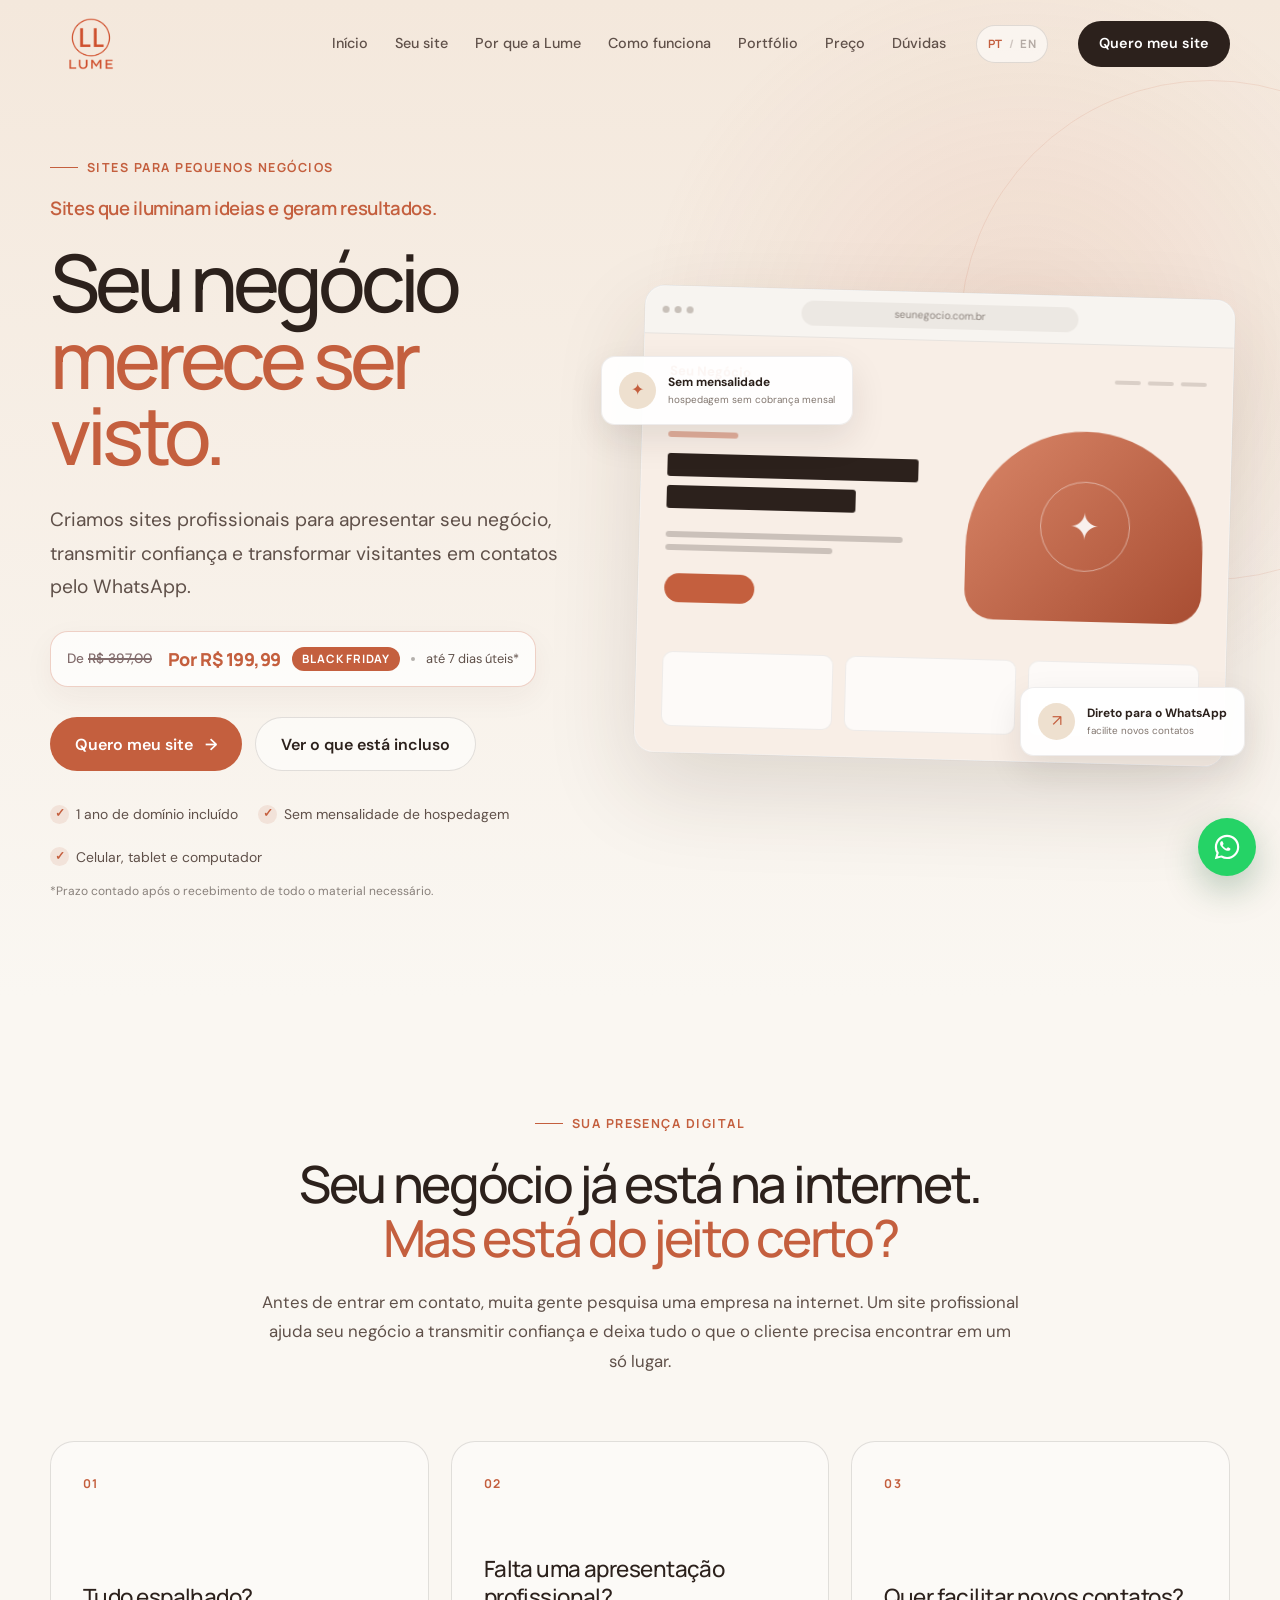
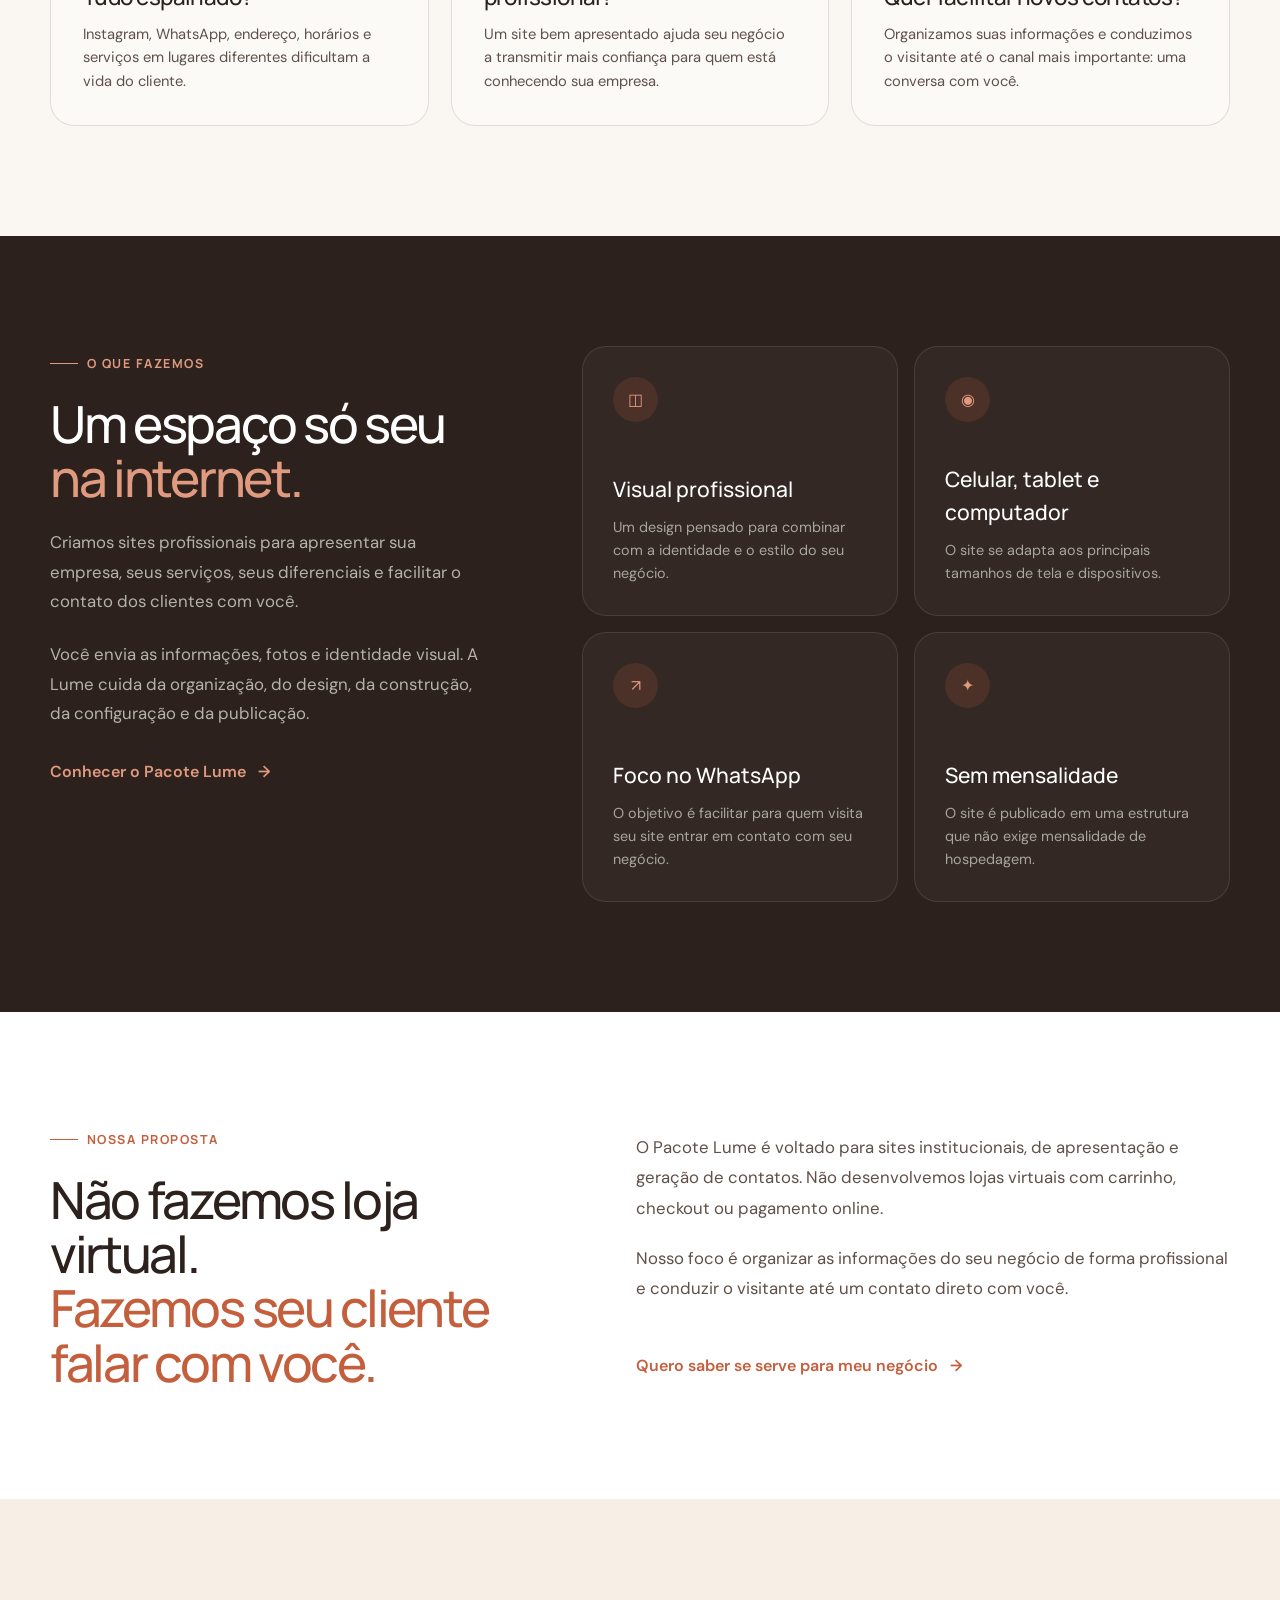
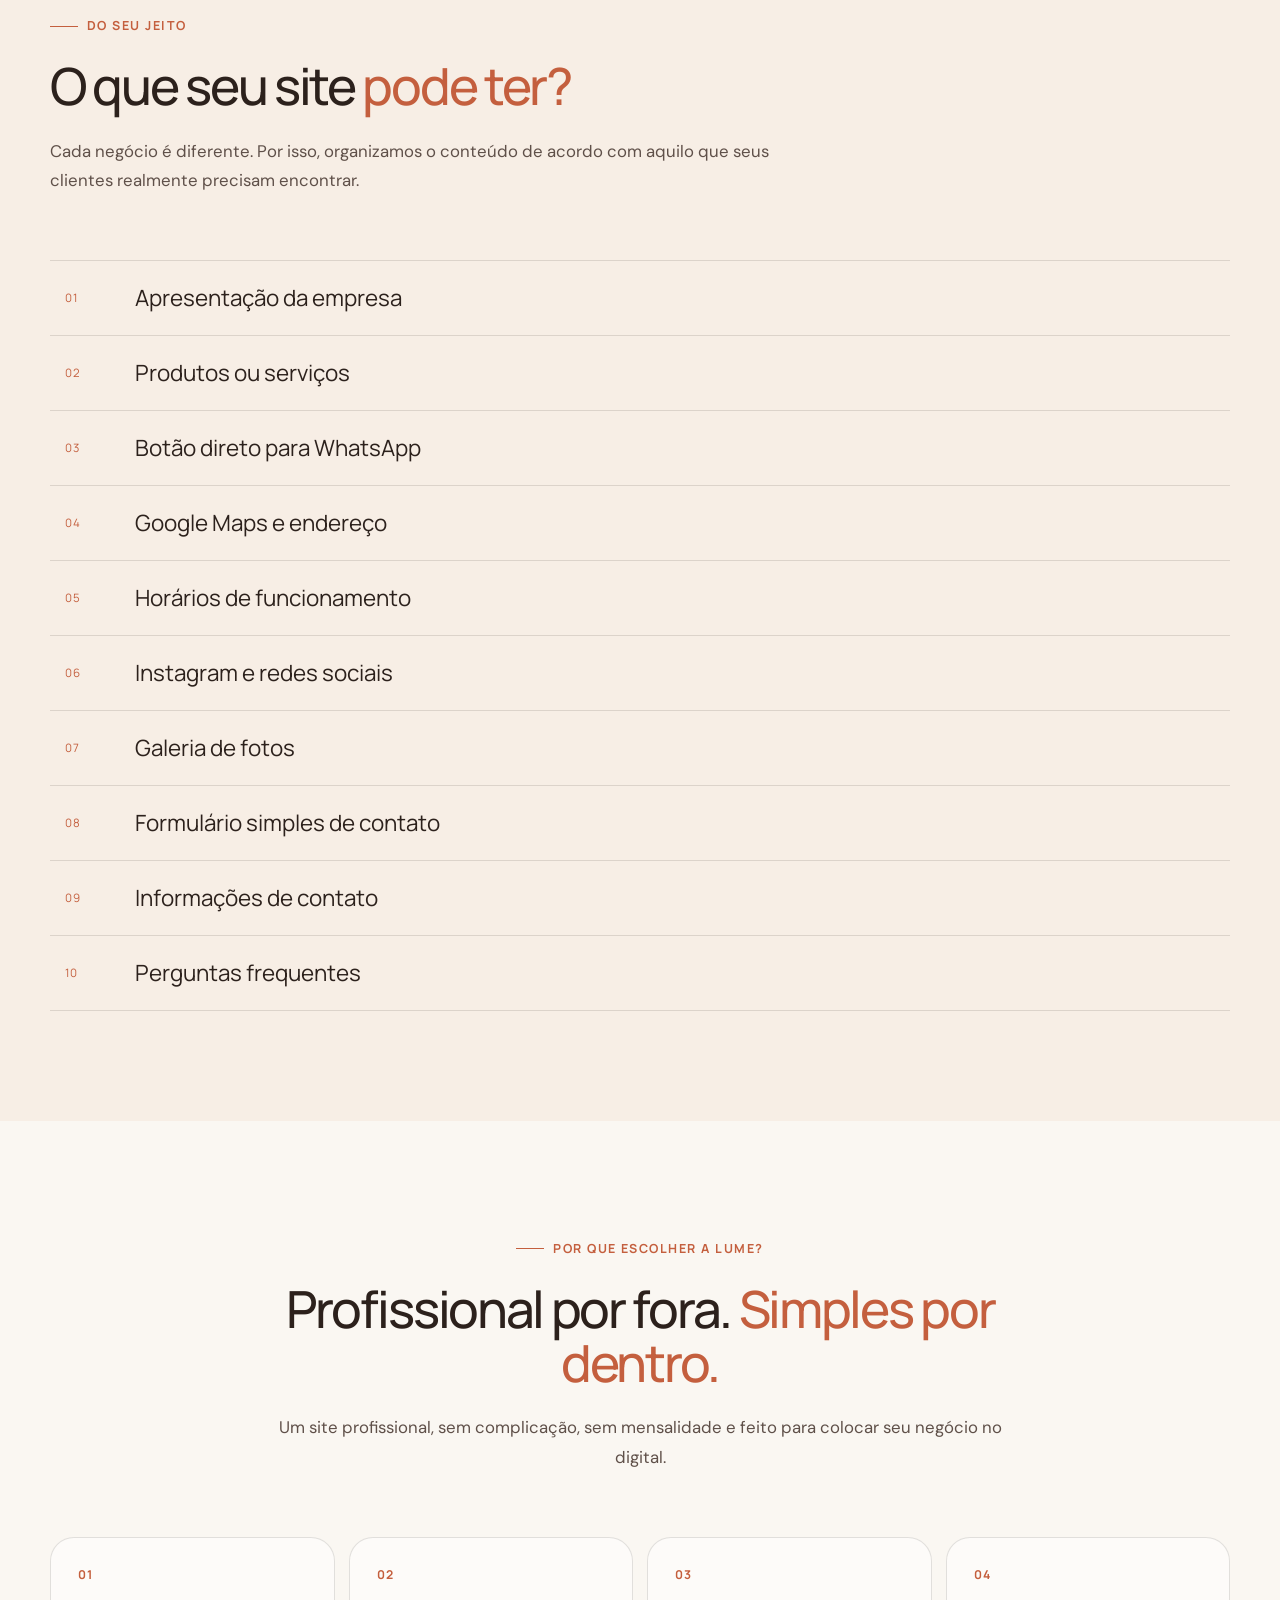
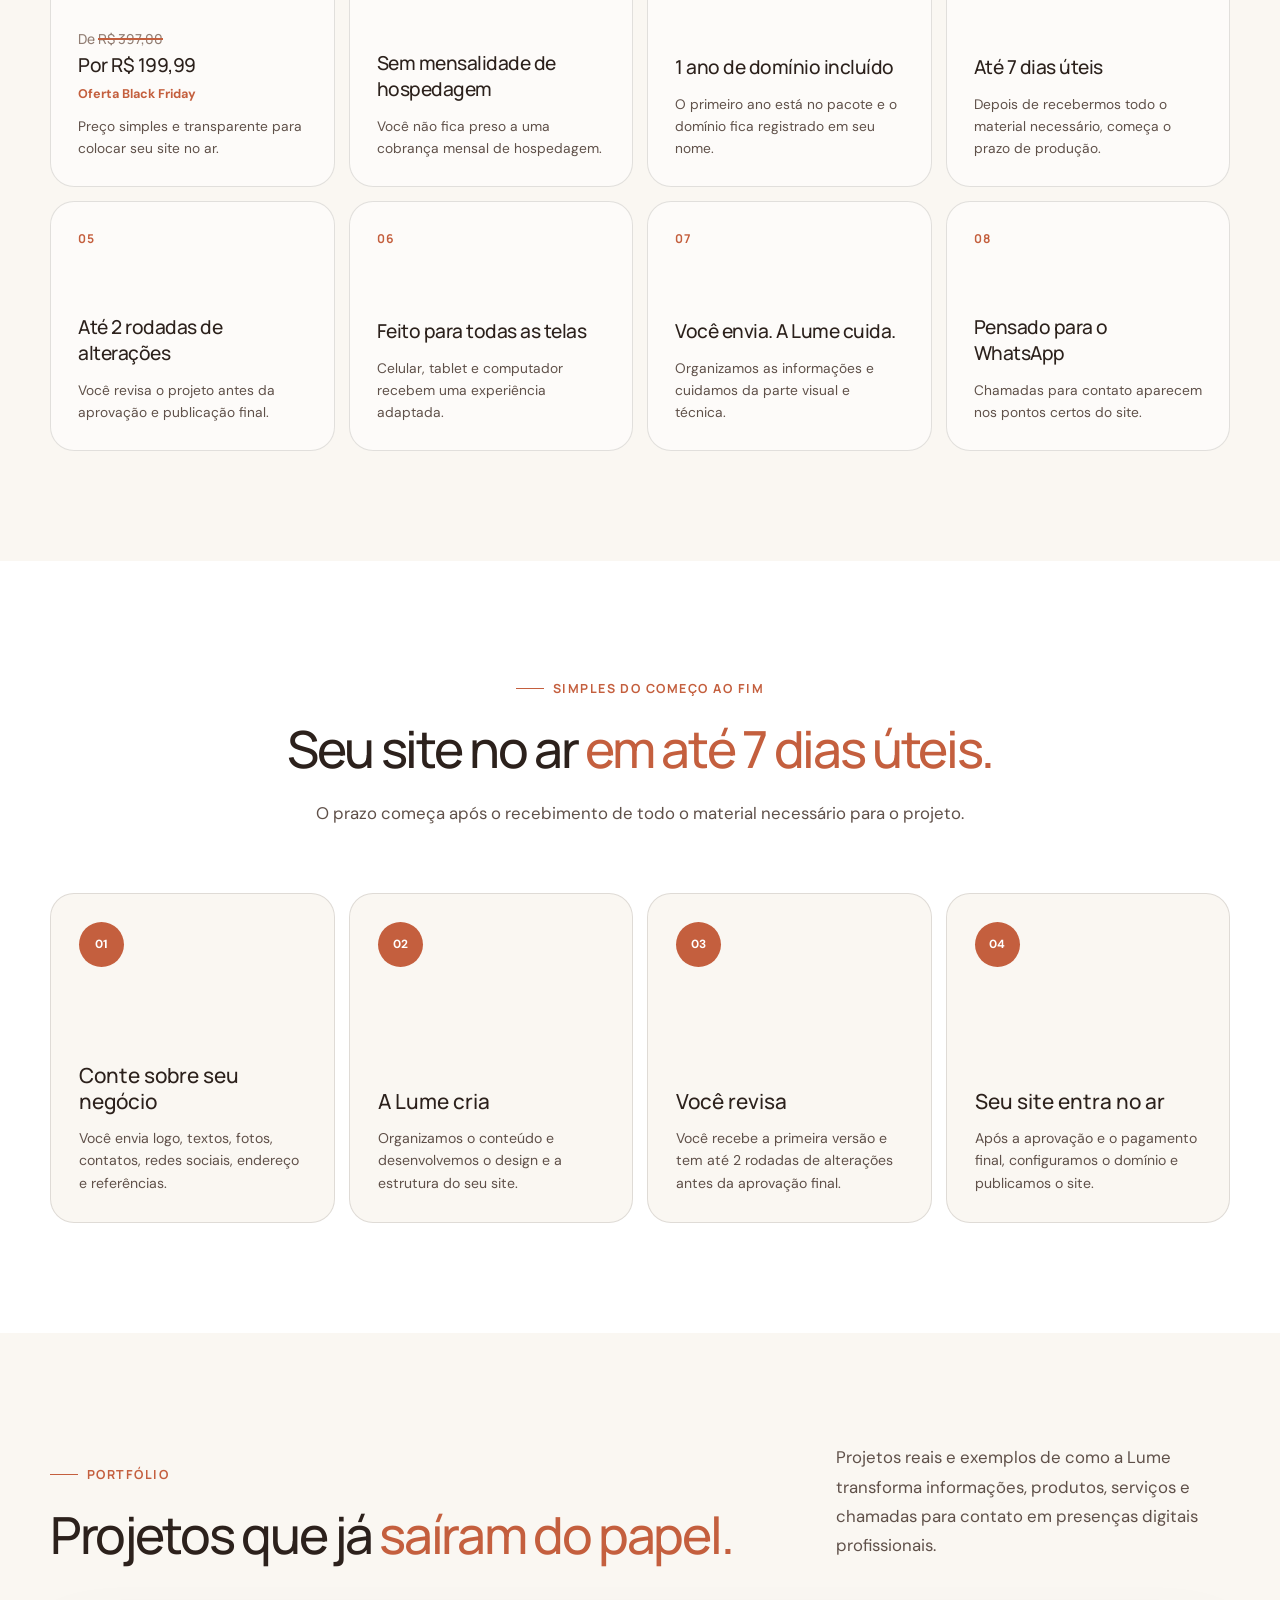
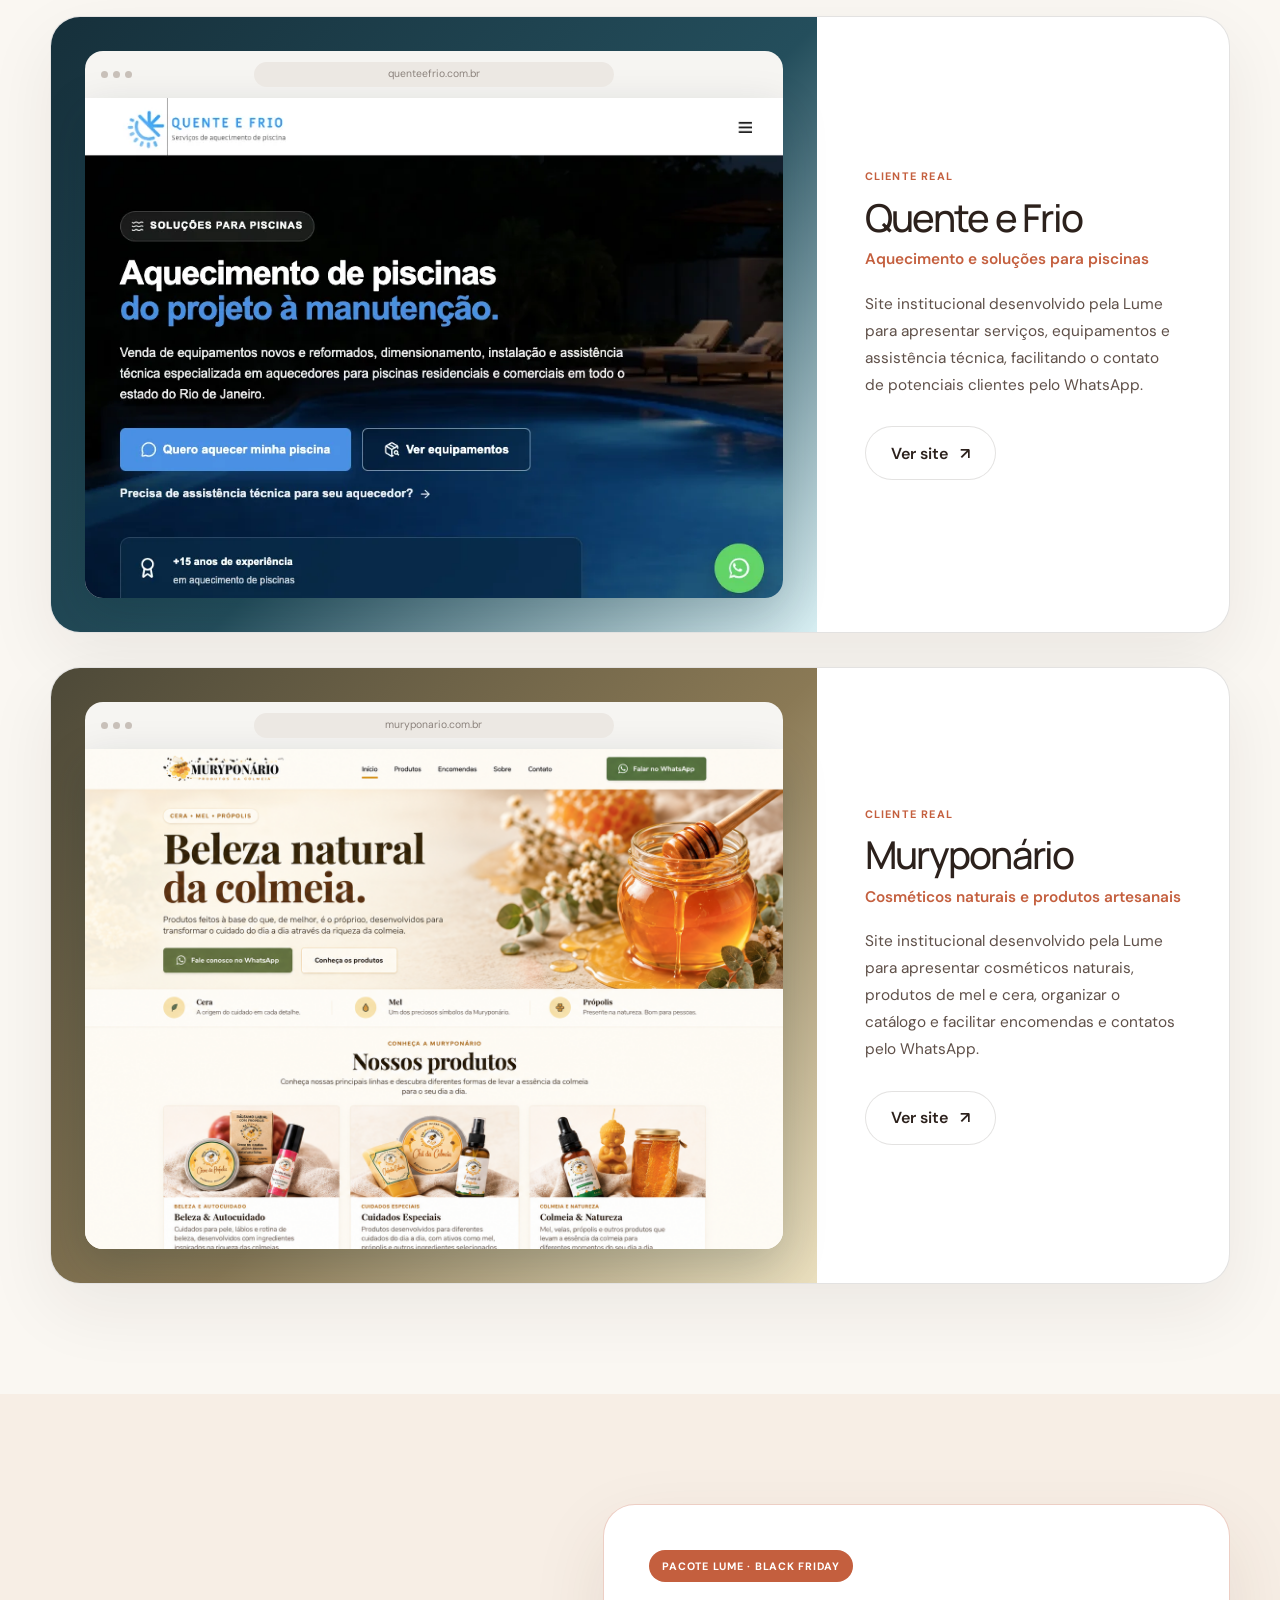
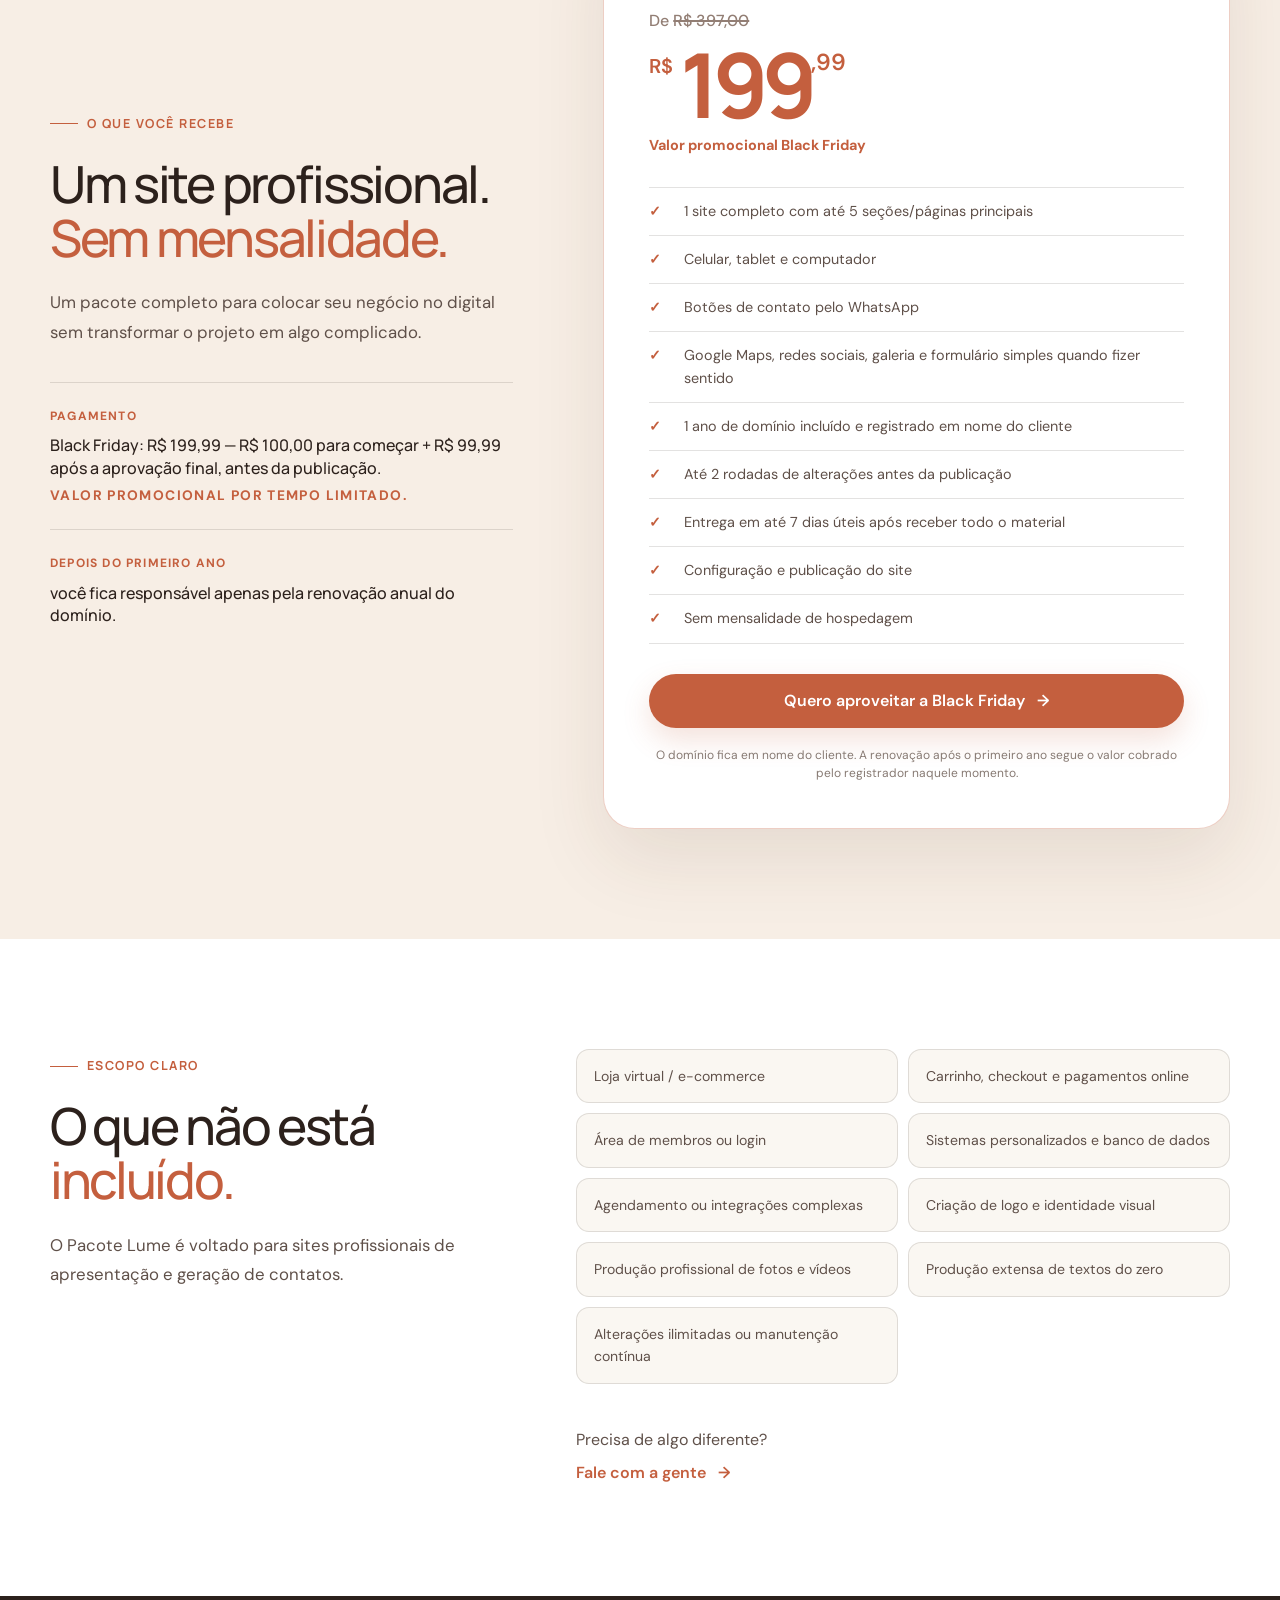
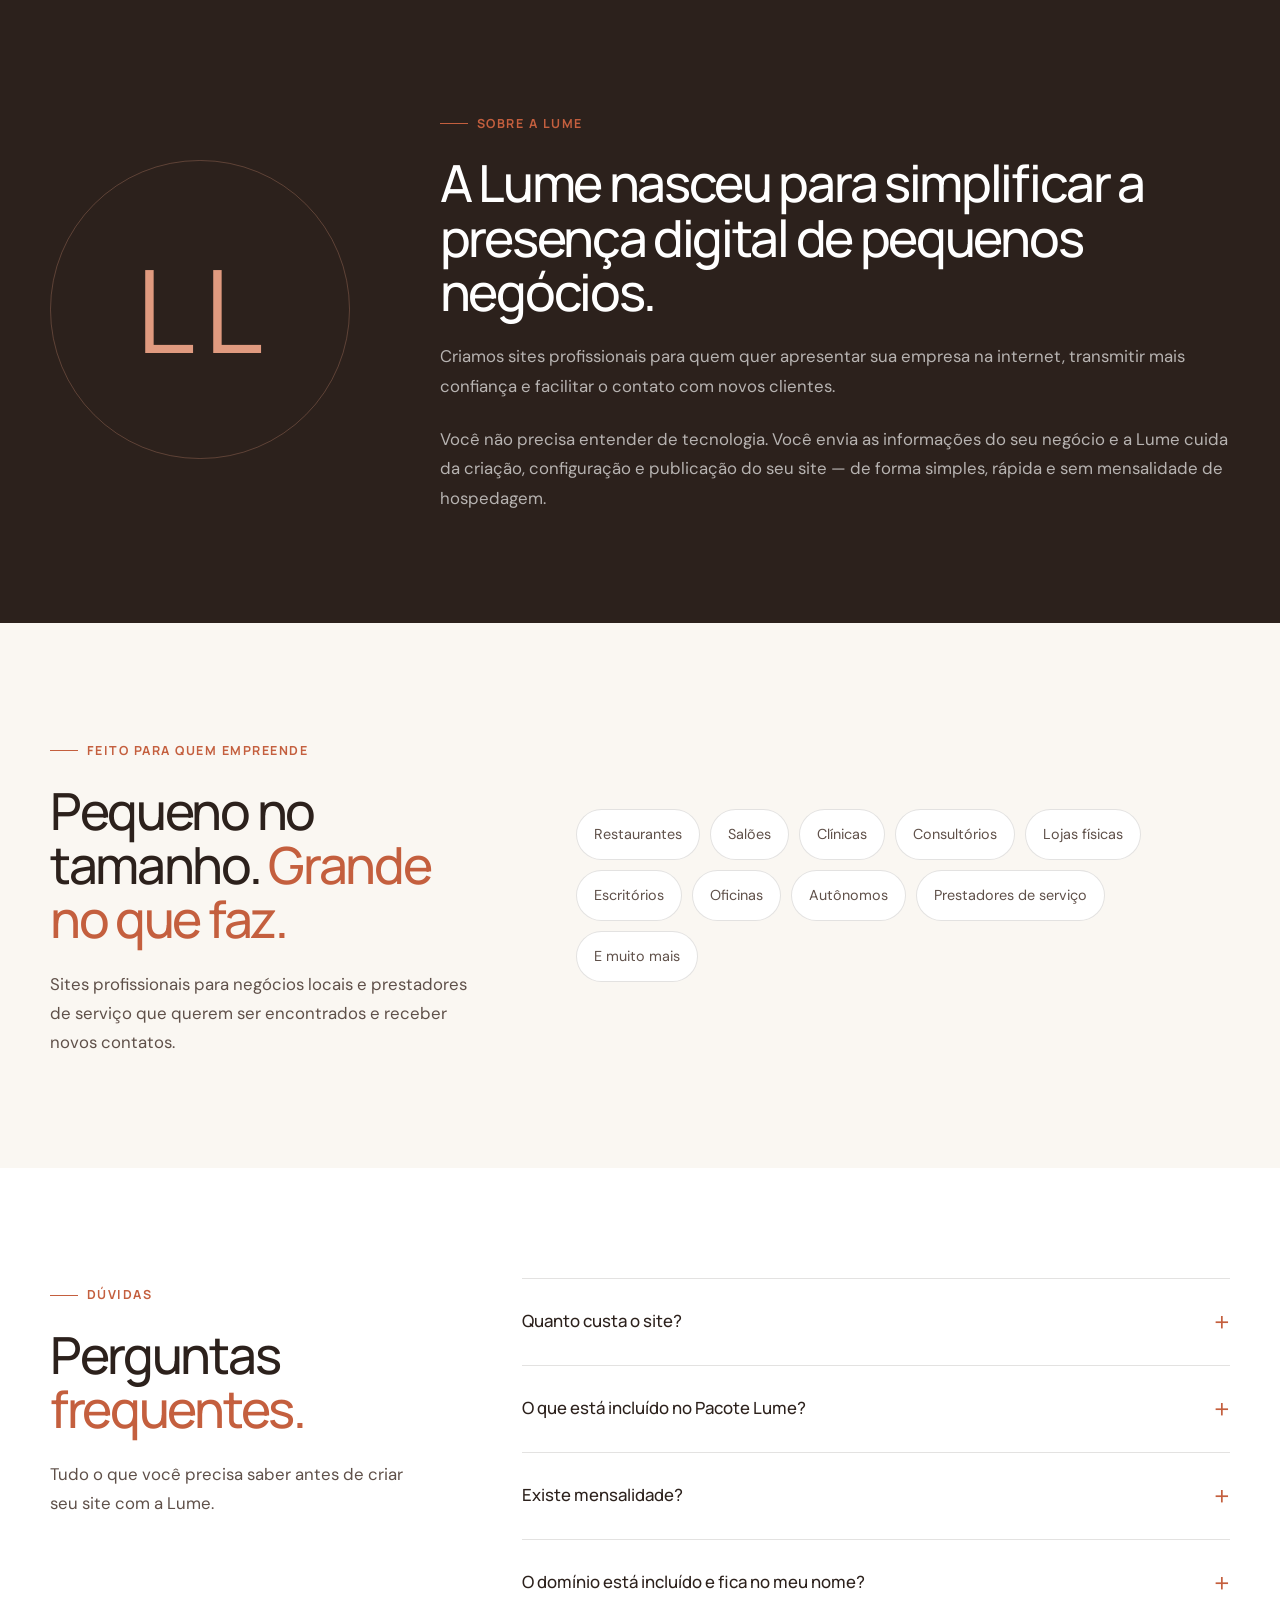
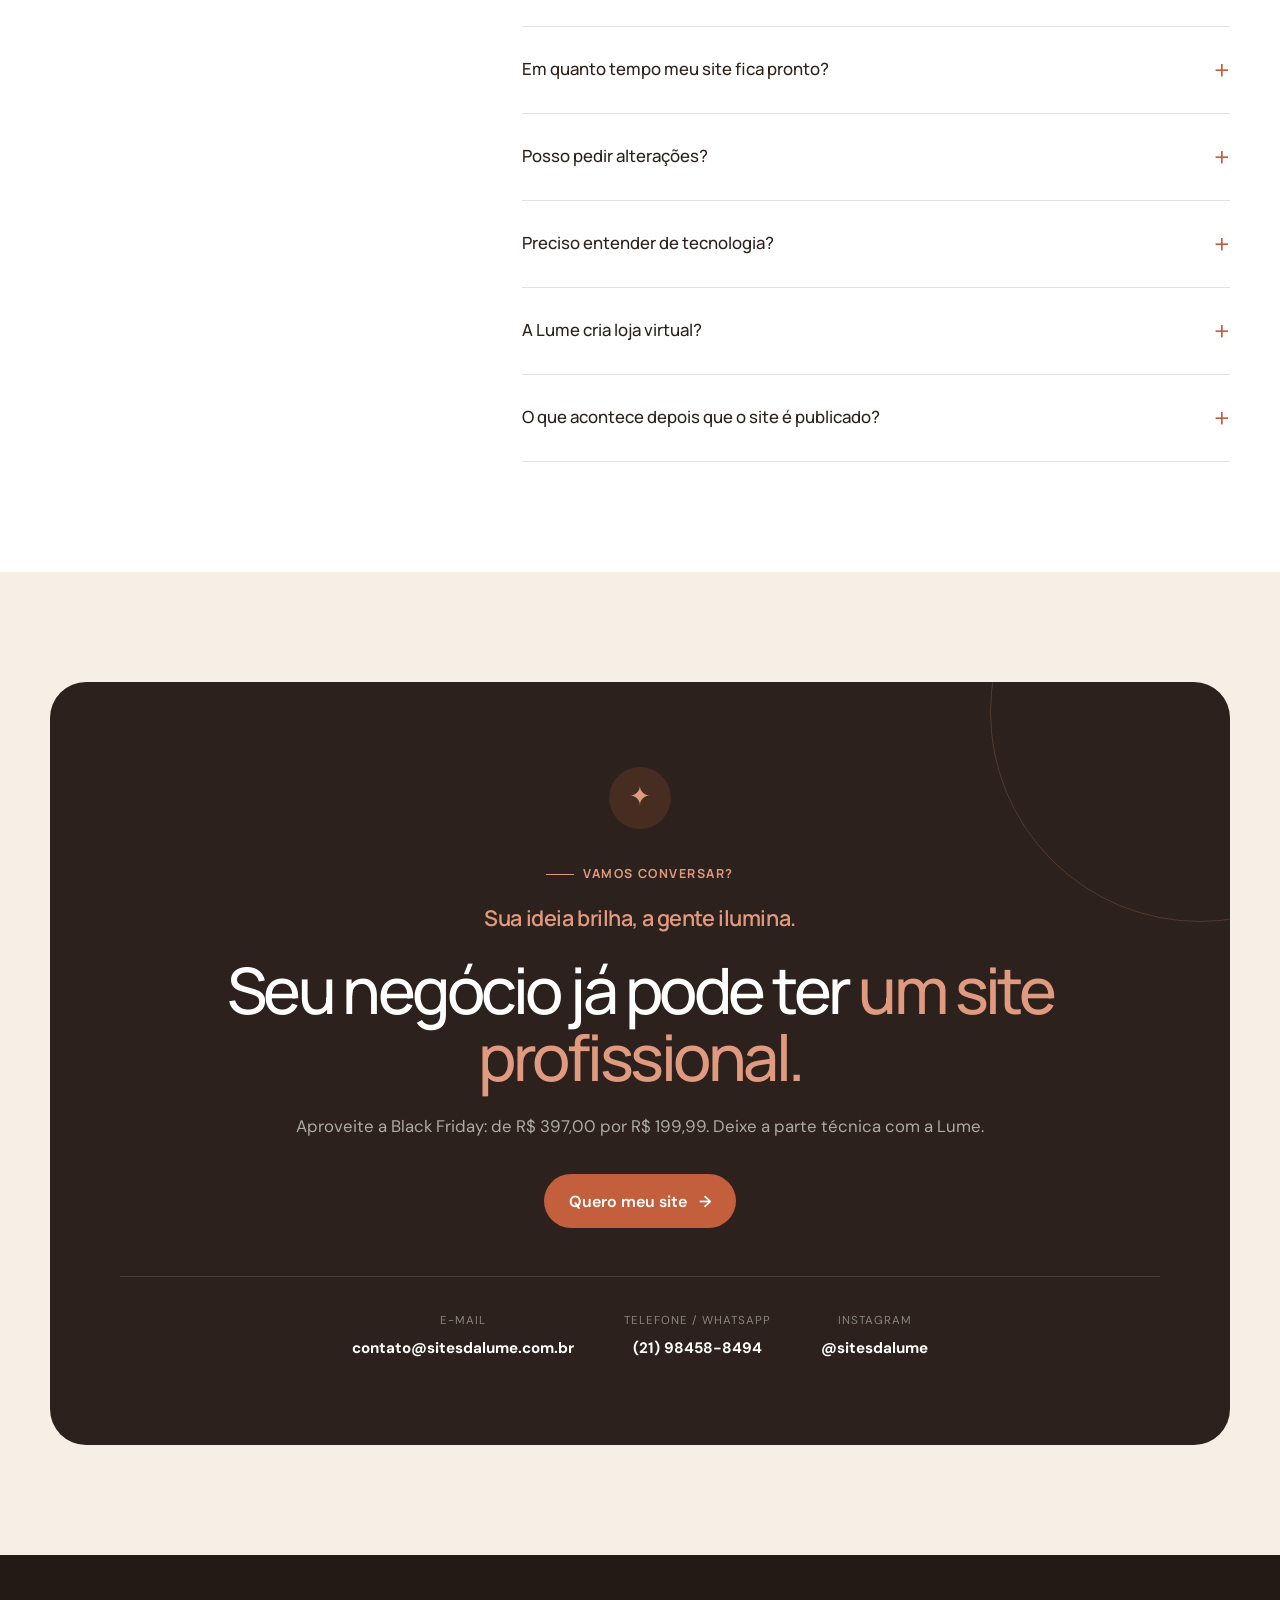
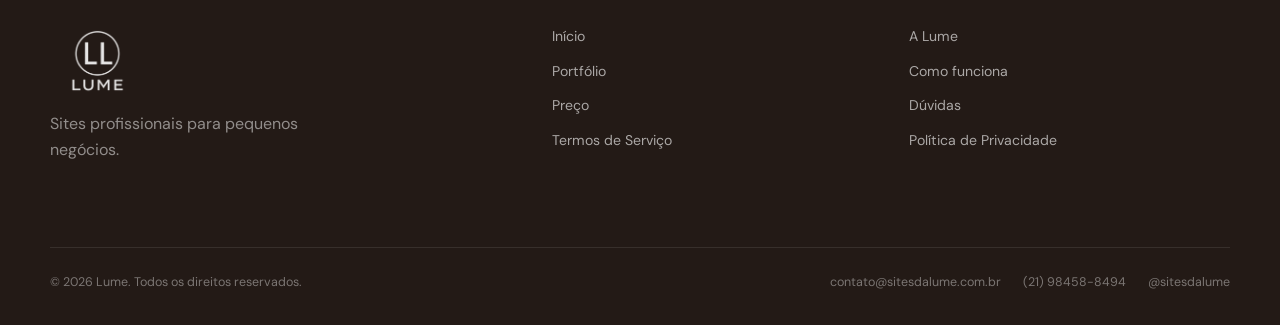
<file: index.html>
<!DOCTYPE html>
<html lang="pt-BR">
<head>
    <meta charset="UTF-8">
    <meta name="viewport" content="width=device-width, initial-scale=1.0">

    <title>Lume | Sites profissionais para pequenos negócios</title>
    <meta name="description" content="Black Friday Lume: sites profissionais de R$ 397,00 por R$ 199,99, sem mensalidade de hospedagem e com entrega em até 7 dias úteis.">
    <meta name="theme-color" content="#f4e8dc">
    <meta name="robots" content="index, follow, max-image-preview:large">

    <link rel="canonical" href="https://sitesdalume.com.br/">

    <!-- WHATSAPP / FACEBOOK / LINKEDIN -->
    <meta property="og:type" content="website">
    <meta property="og:locale" content="pt_BR">
    <meta property="og:site_name" content="Lume">
    <meta property="og:title" content="Lume | Sites profissionais para pequenos negócios">
    <meta property="og:description" content="Black Friday Lume: de R$ 397,00 por R$ 199,99. Site profissional sem mensalidade de hospedagem.">
    <meta property="og:url" content="https://sitesdalume.com.br/">
    <meta property="og:image" content="https://sitesdalume.com.br/imagens/lume-compartilhamento.jpg">
    <meta property="og:image:width" content="1200">
    <meta property="og:image:height" content="630">
    <meta property="og:image:alt" content="Lume — Black Friday: sites profissionais de R$ 397,00 por R$ 199,99.">

    <!-- X / TWITTER -->
    <meta name="twitter:card" content="summary_large_image">
    <meta name="twitter:title" content="Lume | Sites profissionais para pequenos negócios">
    <meta name="twitter:description" content="Black Friday Lume: de R$ 397,00 por R$ 199,99. Site profissional sem mensalidade de hospedagem.">
    <meta name="twitter:image" content="https://sitesdalume.com.br/imagens/lume-compartilhamento.jpg">

    <!-- FAVICON -->
    <link rel="icon" type="image/png" href="imagens/logo-lume-t.png">
    <link rel="apple-touch-icon" href="imagens/logo-lume-t.png">

    <link rel="preconnect" href="https://fonts.googleapis.com">
    <link rel="preconnect" href="https://fonts.gstatic.com" crossorigin>

    <link
        href="https://fonts.googleapis.com/css2?family=DM+Sans:wght@400;500;600;700&family=Manrope:wght@400;500;600;700&display=swap"
        rel="stylesheet"
    >

    <link rel="stylesheet" href="style.css">

    <!-- ESTILOS ESPECÍFICOS DA BLACK FRIDAY -->
    <style>
        .bf-old-price {
            display: inline-block;
            color: #826c6c;
            font-size: 0.95rem;
            font-weight: 500;
        }

        .bf-old-price s {
            text-decoration: line-through;
            text-decoration-thickness: 2px;
        }

        .bf-label {
            display: inline-block;
            padding: 0.3rem 0.65rem;
            border-radius: 999px;
            background: #231a20;
            color: #ffffff;
            font-size: 0.72rem;
            font-style: normal;
            font-weight: 700;
            letter-spacing: 0.07em;
        }

        .bf-old-price-card {
            margin: 1rem 0 0.2rem;
            text-align: center;
        }

        .hero-offer .bf-old-price {
            margin-right: 0.3rem;
        }

        .why-card .bf-old-price {
            font-size: 0.86rem;
        }

        @media (max-width: 600px) {
            .hero-offer .bf-label {
                font-size: 0.65rem;
            }
        }
    </style>


    <!-- SINALIZACAO DISCRETA DOS CARROSSEIS - APENAS MOBILE -->
    <style>
        .mobile-swipe-hint, .portfolio-swipe-status { display: none; }
        @media (max-width: 620px) {
            .mobile-swipe-hint {
                display: flex;
                justify-content: flex-end;
                align-items: center;
                gap: 7px;
                margin: 0 2px 9px;
                color: #9f5138;
                font-family: "DM Sans", sans-serif;
                font-size: .78rem;
                font-weight: 700;
                line-height: 1.3;
                letter-spacing: .01em;
            }
            .mobile-swipe-hint span { font-size: 1.15rem; line-height: 1; }
            .portfolio-swipe-status {
                display: flex;
                justify-content: center;
                align-items: center;
                gap: 13px;
                margin-top: 2px;
                font-size: .78rem;
                color: #84675b;
            }
            .portfolio-swipe-dots { display: flex; align-items: center; gap: 6px; }
            .portfolio-swipe-dots > span {
                display: block;
                width: 7px;
                height: 7px;
                border-radius: 999px;
                background: #d7c7bc;
                transition: width .2s ease, background .2s ease;
            }
            .portfolio-swipe-dots > span.is-active {
                width: 18px;
                background: #c45f3e;
            }
        }
    </style>

    <!-- DADOS ESTRUTURADOS -->
    <script type="application/ld+json">
    {
      "@context": "https://schema.org",
      "@type": "Organization",
      "name": "Lume",
      "description": "Criação de sites profissionais para pequenos negócios.",
      "url": "https://sitesdalume.com.br/",
      "logo": "https://sitesdalume.com.br/imagens/logo-lume-t.png",
      "email": "contato@sitesdalume.com.br",
      "telephone": "+55 21 98458-8494",
      "sameAs": [
        "https://www.instagram.com/sitesdalume/"
      ]
    }
    </script>
</head>

<body>

    <a class="skip-link" href="#conteudo">
        Pular para o conteúdo
    </a>

    <!-- =====================================================
         HEADER
    ====================================================== -->

    <header class="header" id="header">

        <div class="container header-container">

            <a
                href="#inicio"
                class="logo-link"
                aria-label="Lume - Página inicial"
            >
                <img
                    src="imagens/logo-lume-t.png"
                    alt="Lume"
                    class="logo"
                    width="82"
                    height="62"
                >
            </a>

            <nav
                class="nav"
                id="nav"
                aria-label="Menu principal"
            >
                <a href="#inicio">Início</a>
                <a href="#sites">Seu site</a>
                <a href="#diferenciais">Por que a Lume</a>
                <a href="#processo">Como funciona</a>
                <a href="#portfolio">Portfólio</a>
                <a href="#pacote">Preço</a>
                <a href="#faq">Dúvidas</a>
            </nav>

            <button
                class="language-toggle"
                id="languageToggle"
                type="button"
                aria-label="Mudar site para inglês"
                title="Português / English"
            >
                <span
                    class="language-option is-active"
                    data-language-option="pt"
                >
                    PT
                </span>

                <span
                    class="language-separator"
                    aria-hidden="true"
                >
                    /
                </span>

                <span
                    class="language-option"
                    data-language-option="en"
                >
                    EN
                </span>
            </button>

            <a
                href="#contato"
                class="btn btn-header"
            >
                Quero meu site
            </a>

            <button
                class="menu-button"
                id="menuButton"
                aria-label="Abrir menu"
                aria-expanded="false"
                aria-controls="nav"
            >
                <span></span>
                <span></span>
                <span></span>
            </button>

        </div>

    </header>

    <main id="conteudo">

        <!-- =================================================
             HERO
        ================================================== -->

        <section
            class="hero"
            id="inicio"
        >

            <div class="container hero-container">

                <div class="hero-content reveal">

                    <span class="eyebrow">
                        Sites para pequenos negócios
                    </span>

                    <p class="hero-tagline">
                        Sites que iluminam ideias e geram resultados.
                    </p>

                    <h1>
                        Seu negócio
                        <span>merece ser visto.</span>
                    </h1>

                    <p class="hero-text">
                        Criamos sites profissionais para apresentar seu negócio,
                        transmitir confiança e transformar visitantes em contatos
                        pelo WhatsApp.
                    </p>

                    <!-- OFERTA BLACK FRIDAY -->
                    <div
                        class="hero-offer"
                        aria-label="Oferta Black Friday do Pacote Lume"
                    >
                        <span class="bf-old-price">
                            De <s>R$ 397,00</s>
                        </span>

                        <strong>Por R$ 199,99</strong>

                        <span class="bf-label">
                            BLACK FRIDAY
                        </span>

                        <i></i>

                        <span>
                            até 7 dias úteis*
                        </span>
                    </div>

                    <div class="hero-actions">

                        <a
                            href="https://wa.me/5521984588494?text=Ol%C3%A1%2C%20Lume%21%20Quero%20aproveitar%20a%20Black%20Friday%20do%20Pacote%20Lume%2C%20de%20R%24%20397%2C00%20por%20R%24%20199%2C99."
                            class="btn btn-primary"
                            target="_blank"
                            rel="noopener noreferrer"
                            data-track="whatsapp"
                            data-placement="hero"
                        >
                            Quero meu site
                            <span aria-hidden="true">→</span>
                        </a>

                        <a
                            href="#pacote"
                            class="btn btn-secondary"
                        >
                            Ver o que está incluso
                        </a>

                    </div>

                    <div class="hero-features">

                        <div>
                            <span class="check">✓</span>
                            1 ano de domínio incluído
                        </div>

                        <div>
                            <span class="check">✓</span>
                            Sem mensalidade de hospedagem
                        </div>

                        <div>
                            <span class="check">✓</span>
                            Celular, tablet e computador
                        </div>

                    </div>

                    <p class="micro-note">
                        *Prazo contado após o recebimento de todo o material necessário.
                    </p>

                </div>

                <!-- MOCKUP -->

                <div
                    class="hero-visual reveal"
                    aria-hidden="true"
                >

                    <div class="browser-card">

                        <div class="browser-top">

                            <div class="browser-dots">
                                <span></span>
                                <span></span>
                                <span></span>
                            </div>

                            <div class="browser-address">
                                seunegocio.com.br
                            </div>

                        </div>

                        <div class="browser-content">

                            <div class="mock-header">

                                <div class="mock-logo">
                                    Seu Negócio
                                </div>

                                <div class="mock-nav">
                                    <span></span>
                                    <span></span>
                                    <span></span>
                                </div>

                            </div>

                            <div class="mock-hero">

                                <div class="mock-copy">

                                    <div class="mock-small"></div>
                                    <div class="mock-title"></div>
                                    <div class="mock-title short"></div>
                                    <div class="mock-paragraph"></div>
                                    <div class="mock-paragraph small"></div>
                                    <div class="mock-button"></div>

                                </div>

                                <div class="mock-image">
                                    <div class="mock-image-shape">
                                        ✦
                                    </div>
                                </div>

                            </div>

                            <div class="mock-cards">
                                <div></div>
                                <div></div>
                                <div></div>
                            </div>

                        </div>

                    </div>

                    <div class="floating-card floating-card-one">

                        <span class="floating-icon">
                            ✦
                        </span>

                        <div>
                            <strong>Sem mensalidade</strong>

                            <small>
                                hospedagem sem cobrança mensal
                            </small>
                        </div>

                    </div>

                    <div class="floating-card floating-card-two">

                        <span class="floating-icon">
                            &#x2197;&#xFE0E;
                        </span>

                        <div>
                            <strong>
                                Direto para o WhatsApp
                            </strong>

                            <small>
                                facilite novos contatos
                            </small>
                        </div>

                    </div>

                </div>

            </div>

        </section>

        <!-- =================================================
             PRESENÇA DIGITAL
        ================================================== -->

        <section
            class="section section-light"
            id="presenca"
        >

            <div class="container">

                <div class="section-heading centered reveal">

                    <span class="eyebrow">
                        Sua presença digital
                    </span>

                    <h2>
                        Seu negócio já está na internet.
                        <span>Mas está do jeito certo?</span>
                    </h2>

                    <p>
                        Antes de entrar em contato, muita gente pesquisa uma empresa
                        na internet. Um site profissional ajuda seu negócio a transmitir
                        confiança e deixa tudo o que o cliente precisa encontrar em um
                        só lugar.
                    </p>

                </div>

                <p class="mobile-swipe-hint" aria-hidden="true">Deslize para ver mais <span>→</span></p>

                <div class="problem-grid">

                    <article class="problem-card reveal">

                        <span class="number">
                            01
                        </span>

                        <h3>
                            Tudo espalhado?
                        </h3>

                        <p>
                            Instagram, WhatsApp, endereço, horários e serviços em lugares
                            diferentes dificultam a vida do cliente.
                        </p>

                    </article>

                    <article class="problem-card reveal">

                        <span class="number">
                            02
                        </span>

                        <h3>
                            Falta uma apresentação profissional?
                        </h3>

                        <p>
                            Um site bem apresentado ajuda seu negócio a transmitir mais
                            confiança para quem está conhecendo sua empresa.
                        </p>

                    </article>

                    <article class="problem-card reveal">

                        <span class="number">
                            03
                        </span>

                        <h3>
                            Quer facilitar novos contatos?
                        </h3>

                        <p>
                            Organizamos suas informações e conduzimos o visitante até o
                            canal mais importante: uma conversa com você.
                        </p>

                    </article>

                </div>

            </div>

        </section>

        <!-- =================================================
             O QUE FAZEMOS
        ================================================== -->

        <section
            class="section section-dark"
            id="sites"
        >

            <div class="container site-showcase">

                <div class="site-showcase-copy reveal">

                    <span class="eyebrow eyebrow-light">
                        O que fazemos
                    </span>

                    <h2>
                        Um espaço só seu
                        <span>na internet.</span>
                    </h2>

                    <p>
                        Criamos sites profissionais para apresentar sua empresa,
                        seus serviços, seus diferenciais e facilitar o contato
                        dos clientes com você.
                    </p>

                    <p>
                        Você envia as informações, fotos e identidade visual.
                        A Lume cuida da organização, do design, da construção,
                        da configuração e da publicação.
                    </p>

                    <a
                        href="#pacote"
                        class="text-link"
                    >
                        Conhecer o Pacote Lume
                        <span>→</span>
                    </a>

                </div>

                <p class="mobile-swipe-hint" aria-hidden="true">Deslize para ver mais <span>→</span></p>

                <div class="site-features-grid">

                    <article class="feature-card reveal">

                        <div class="feature-icon">
                            ◫
                        </div>

                        <h3>
                            Visual profissional
                        </h3>

                        <p>
                            Um design pensado para combinar com a identidade
                            e o estilo do seu negócio.
                        </p>

                    </article>

                    <article class="feature-card reveal">

                        <div class="feature-icon">
                            ◉
                        </div>

                        <h3>
                            Celular, tablet e computador
                        </h3>

                        <p>
                            O site se adapta aos principais tamanhos de tela
                            e dispositivos.
                        </p>

                    </article>

                    <article class="feature-card reveal">

                        <div class="feature-icon">
                            &#x2197;&#xFE0E;
                        </div>

                        <h3>
                            Foco no WhatsApp
                        </h3>

                        <p>
                            O objetivo é facilitar para quem visita seu site
                            entrar em contato com seu negócio.
                        </p>

                    </article>

                    <article class="feature-card reveal">

                        <div class="feature-icon">
                            ✦
                        </div>

                        <h3>
                            Sem mensalidade
                        </h3>

                        <p>
                            O site é publicado em uma estrutura que não exige
                            mensalidade de hospedagem.
                        </p>

                    </article>

                </div>

            </div>

        </section>

        <!-- =================================================
             NÃO FAZEMOS E-COMMERCE
        ================================================== -->

        <section class="section purpose-section">

            <div class="container purpose-container">

                <div class="purpose-copy reveal">

                    <span class="eyebrow">
                        Nossa proposta
                    </span>

                    <h2>
                        Não fazemos loja virtual.
                        <span>
                            Fazemos seu cliente falar com você.
                        </span>
                    </h2>

                </div>

                <div class="purpose-text reveal">

                    <p>
                        O Pacote Lume é voltado para sites institucionais,
                        de apresentação e geração de contatos.
                        Não desenvolvemos lojas virtuais com carrinho,
                        checkout ou pagamento online.
                    </p>

                    <p>
                        Nosso foco é organizar as informações do seu negócio
                        de forma profissional e conduzir o visitante até um
                        contato direto com você.
                    </p>

                    <a
                        href="https://wa.me/5521984588494?text=Olá%2C%20Lume!%20Gostaria%20de%20saber%20se%20o%20site%20da%20Lume%20funciona%20para%20o%20meu%20negócio."
                        target="_blank"
                        rel="noopener noreferrer"
                        class="text-link purpose-link"
                        data-track="whatsapp"
                        data-placement="serve-negocio"
                    >
                        Quero saber se serve para meu negócio
                        <span>→</span>
                    </a>

                </div>

            </div>

        </section>

        <!-- =================================================
             O QUE PODE TER
        ================================================== -->

        <section class="section included-section">

            <div class="container">

                <div class="section-heading reveal">

                    <span class="eyebrow">
                        Do seu jeito
                    </span>

                    <h2>
                        O que seu site
                        <span>pode ter?</span>
                    </h2>

                    <p>
                        Cada negócio é diferente. Por isso, organizamos o conteúdo
                        de acordo com aquilo que seus clientes realmente precisam
                        encontrar.
                    </p>

                </div>

                <div class="included-grid">

                    <div class="included-item reveal">
                        <span>01</span>
                        Apresentação da empresa
                    </div>

                    <div class="included-item reveal">
                        <span>02</span>
                        Produtos ou serviços
                    </div>

                    <div class="included-item reveal">
                        <span>03</span>
                        Botão direto para WhatsApp
                    </div>

                    <div class="included-item reveal">
                        <span>04</span>
                        Google Maps e endereço
                    </div>

                    <div class="included-item reveal">
                        <span>05</span>
                        Horários de funcionamento
                    </div>

                    <div class="included-item reveal">
                        <span>06</span>
                        Instagram e redes sociais
                    </div>

                    <div class="included-item reveal">
                        <span>07</span>
                        Galeria de fotos
                    </div>

                    <div class="included-item reveal">
                        <span>08</span>
                        Formulário simples de contato
                    </div>

                    <div class="included-item reveal">
                        <span>09</span>
                        Informações de contato
                    </div>

                    <div class="included-item reveal">
                        <span>10</span>
                        Perguntas frequentes
                    </div>

                </div>

            </div>

        </section>

        <!-- =================================================
             POR QUE A LUME
        ================================================== -->

        <section
            class="section why-section"
            id="diferenciais"
        >

            <div class="container">

                <div class="section-heading centered reveal">

                    <span class="eyebrow">
                        Por que escolher a Lume?
                    </span>

                    <h2>
                        Profissional por fora.
                        <span>Simples por dentro.</span>
                    </h2>

                    <p>
                        Um site profissional, sem complicação, sem mensalidade
                        e feito para colocar seu negócio no digital.
                    </p>

                </div>

                <p class="mobile-swipe-hint" aria-hidden="true">Deslize para ver mais <span>→</span></p>

                <div class="why-grid">

                    <article class="why-card reveal">

                        <span>01</span>

                        <h3>
                            <span class="bf-old-price">
                                De <s>R$ 397,00</s>
                            </span>
                            <br>
                            Por R$ 199,99
                        </h3>

                        <p class="installment-option installment-option-card">
                            Oferta Black Friday
                        </p>

                        <p>
                            Preço simples e transparente para colocar seu site no ar.
                        </p>

                    </article>

                    <article class="why-card reveal">

                        <span>02</span>

                        <h3>
                            Sem mensalidade de hospedagem
                        </h3>

                        <p>
                            Você não fica preso a uma cobrança mensal de hospedagem.
                        </p>

                    </article>

                    <article class="why-card reveal">

                        <span>03</span>

                        <h3>
                            1 ano de domínio incluído
                        </h3>

                        <p>
                            O primeiro ano está no pacote e o domínio fica registrado
                            em seu nome.
                        </p>

                    </article>

                    <article class="why-card reveal">

                        <span>04</span>

                        <h3>
                            Até 7 dias úteis
                        </h3>

                        <p>
                            Depois de recebermos todo o material necessário,
                            começa o prazo de produção.
                        </p>

                    </article>

                    <article class="why-card reveal">

                        <span>05</span>

                        <h3>
                            Até 2 rodadas de alterações
                        </h3>

                        <p>
                            Você revisa o projeto antes da aprovação e publicação final.
                        </p>

                    </article>

                    <article class="why-card reveal">

                        <span>06</span>

                        <h3>
                            Feito para todas as telas
                        </h3>

                        <p>
                            Celular, tablet e computador recebem uma experiência adaptada.
                        </p>

                    </article>

                    <article class="why-card reveal">

                        <span>07</span>

                        <h3>
                            Você envia. A Lume cuida.
                        </h3>

                        <p>
                            Organizamos as informações e cuidamos da parte visual e técnica.
                        </p>

                    </article>

                    <article class="why-card reveal">

                        <span>08</span>

                        <h3>
                            Pensado para o WhatsApp
                        </h3>

                        <p>
                            Chamadas para contato aparecem nos pontos certos do site.
                        </p>

                    </article>

                </div>

            </div>

        </section>

        <!-- =================================================
             PROCESSO
        ================================================== -->

        <section
            class="section process-section"
            id="processo"
        >

            <div class="container">

                <div class="section-heading centered reveal">

                    <span class="eyebrow">
                        Simples do começo ao fim
                    </span>

                    <h2>
                        Seu site no ar
                        <span>em até 7 dias úteis.</span>
                    </h2>

                    <p>
                        O prazo começa após o recebimento de todo o material
                        necessário para o projeto.
                    </p>

                </div>

                <p class="mobile-swipe-hint" aria-hidden="true">Deslize para ver mais <span>→</span></p>

                <div class="process-grid">

                    <article class="process-card reveal">

                        <div class="process-number">
                            01
                        </div>

                        <h3>
                            Conte sobre seu negócio
                        </h3>

                        <p>
                            Você envia logo, textos, fotos, contatos,
                            redes sociais, endereço e referências.
                        </p>

                    </article>

                    <article class="process-card reveal">

                        <div class="process-number">
                            02
                        </div>

                        <h3>
                            A Lume cria
                        </h3>

                        <p>
                            Organizamos o conteúdo e desenvolvemos o design
                            e a estrutura do seu site.
                        </p>

                    </article>

                    <article class="process-card reveal">

                        <div class="process-number">
                            03
                        </div>

                        <h3>
                            Você revisa
                        </h3>

                        <p>
                            Você recebe a primeira versão e tem até 2 rodadas
                            de alterações antes da aprovação final.
                        </p>

                    </article>

                    <article class="process-card reveal">

                        <div class="process-number">
                            04
                        </div>

                        <h3>
                            Seu site entra no ar
                        </h3>

                        <p>
                            Após a aprovação e o pagamento final,
                            configuramos o domínio e publicamos o site.
                        </p>

                    </article>

                </div>

            </div>

        </section>

        <!-- =================================================
             PORTFÓLIO
        ================================================== -->

        <section
            class="section portfolio-section"
            id="portfolio"
        >

            <div class="container">

                <div class="portfolio-heading reveal">

                    <div>

                        <span class="eyebrow">
                            Portfólio
                        </span>

                        <h2>
                            Projetos que já
                            <span>saíram do papel.</span>
                        </h2>

                    </div>

                    <p>
                        Projetos reais e exemplos de como a Lume transforma
                        informações, produtos, serviços e chamadas para contato
                        em presenças digitais profissionais.
                    </p>

                </div>

                <p class="mobile-swipe-hint" aria-hidden="true">Deslize para ver mais <span>→</span></p>

                <div class="portfolio-cases">

                    <article class="case-card reveal">

                        <div class="case-preview">

                            <div
                                class="case-browser-top"
                                aria-hidden="true"
                            >

                                <div class="browser-dots">
                                    <span></span>
                                    <span></span>
                                    <span></span>
                                </div>

                                <div class="case-url">
                                    quenteefrio.com.br
                                </div>

                            </div>

                            <div class="case-screenshot">

                                <img
                                    src="imagens/quenteefrio.com.br_.webp"
                                    alt="Página inicial real do site Quente e Frio desenvolvido pela Lume"
                                    loading="lazy"
                                >

                            </div>

                        </div>

                        <div class="case-info">

                            <span class="case-label">
                                CLIENTE REAL
                            </span>

                            <h3>
                                Quente e Frio
                            </h3>

                            <p class="case-category">
                                Aquecimento e soluções para piscinas
                            </p>

                            <p>
                                Site institucional desenvolvido pela Lume para
                                apresentar serviços, equipamentos e assistência
                                técnica, facilitando o contato de potenciais
                                clientes pelo WhatsApp.
                            </p>

                            <a
                                href="https://www.quenteefrio.com.br"
                                target="_blank"
                                rel="noopener noreferrer"
                                class="btn btn-secondary"
                            >
                                Ver site
                                <span aria-hidden="true">
                                    &#x2197;&#xFE0E;
                                </span>
                            </a>

                        </div>

                    </article>

                    <article class="case-card reveal">

                        <div class="case-preview case-preview-muryponario">

                            <div
                                class="case-browser-top"
                                aria-hidden="true"
                            >

                                <div class="browser-dots">
                                    <span></span>
                                    <span></span>
                                    <span></span>
                                </div>

                                <div class="case-url">
                                    muryponario.com.br
                                </div>

                            </div>

                            <div class="case-screenshot">

                                <img
                                    src="imagens/muryponario.jpg"
                                    alt="Página inicial real do site Muryponário desenvolvido pela Lume"
                                    loading="lazy"
                                >

                            </div>

                        </div>

                        <div class="case-info">

                            <span class="case-label">
                                CLIENTE REAL
                            </span>

                            <h3>
                                Muryponário
                            </h3>

                            <p class="case-category">
                                Cosméticos naturais e produtos artesanais
                            </p>

                            <p>
                                Site institucional desenvolvido pela Lume para
                                apresentar cosméticos naturais, produtos de mel e cera,
                                organizar o catálogo e facilitar encomendas e contatos
                                pelo WhatsApp.
                            </p>

                            <a
                                href="https://muryponario.com.br"
                                target="_blank"
                                rel="noopener noreferrer"
                                class="btn btn-secondary"
                            >
                                Ver site
                                <span aria-hidden="true">
                                    &#x2197;&#xFE0E;
                                </span>
                            </a>

                        </div>

                    </article>

                </div>

                <div class="portfolio-swipe-status" aria-label="Navegação do portfólio">
                    <span class="portfolio-swipe-count" aria-live="polite">1 de 2 projetos</span>
                    <span class="portfolio-swipe-dots" aria-hidden="true">
                        <span class="is-active"></span><span></span>
                    </span>
                </div>

            </div>

        </section>

        <!-- =================================================
             PREÇO - BLACK FRIDAY
        ================================================== -->

        <section
            class="section pricing-section"
            id="pacote"
        >

            <div class="container pricing-container">

                <div class="pricing-copy reveal">

                    <span class="eyebrow">
                        O que você recebe
                    </span>

                    <h2>
                        Um site profissional.
                        <span>Sem mensalidade.</span>
                    </h2>

                    <p>
                        Um pacote completo para colocar seu negócio no digital
                        sem transformar o projeto em algo complicado.
                    </p>

                    <div class="pricing-highlight">

                        <span>
                            Pagamento
                        </span>

                        <strong>
                            Black Friday: R$ 199,99 — R$ 100,00 para começar
                            + R$ 99,99 após a aprovação final,
                            antes da publicação.
                        </strong>

                        <span class="installment-option installment-option-highlight">
                            Valor promocional por tempo limitado.
                        </span>

                    </div>

                    <div class="pricing-highlight">

                        <span>
                            Depois do primeiro ano
                        </span>

                        <strong>
                            você fica responsável apenas pela renovação anual
                            do domínio.
                        </strong>

                    </div>

                </div>

                <div class="price-card reveal">

                    <div class="price-card-top">

                        <span class="price-badge">
                            PACOTE LUME · BLACK FRIDAY
                        </span>

                        <p class="bf-old-price bf-old-price-card">
                            De <s>R$ 397,00</s>
                        </p>

                        <div class="price">

                            <small>
                                R$
                            </small>

                            <strong>
                                199
                            </strong>

                            <span>
                                ,99
                            </span>

                        </div>

                        <p class="installment-option installment-option-price">
                            Valor promocional Black Friday
                        </p>

                    </div>

                    <div class="price-features">

                        <div>
                            <span>✓</span>
                            1 site completo com até 5 seções/páginas principais
                        </div>

                        <div>
                            <span>✓</span>
                            Celular, tablet e computador
                        </div>

                        <div>
                            <span>✓</span>
                            Botões de contato pelo WhatsApp
                        </div>

                        <div>
                            <span>✓</span>
                            Google Maps, redes sociais, galeria e formulário
                            simples quando fizer sentido
                        </div>

                        <div>
                            <span>✓</span>
                            1 ano de domínio incluído e registrado em nome
                            do cliente
                        </div>

                        <div>
                            <span>✓</span>
                            Até 2 rodadas de alterações antes da publicação
                        </div>

                        <div>
                            <span>✓</span>
                            Entrega em até 7 dias úteis após receber todo
                            o material
                        </div>

                        <div>
                            <span>✓</span>
                            Configuração e publicação do site
                        </div>

                        <div>
                            <span>✓</span>
                            Sem mensalidade de hospedagem
                        </div>

                    </div>

                    <a
                        href="https://wa.me/5521984588494?text=Ol%C3%A1%2C%20Lume%21%20Quero%20aproveitar%20a%20Black%20Friday%20do%20Pacote%20Lume%2C%20de%20R%24%20397%2C00%20por%20R%24%20199%2C99."
                        target="_blank"
                        rel="noopener noreferrer"
                        class="btn btn-price"
                        data-track="whatsapp"
                        data-placement="preco"
                    >
                        Quero aproveitar a Black Friday
                        <span>→</span>
                    </a>

                    <p class="price-note">
                        O domínio fica em nome do cliente.
                        A renovação após o primeiro ano segue o valor
                        cobrado pelo registrador naquele momento.
                    </p>

                </div>

            </div>

        </section>

        <!-- =================================================
             NÃO INCLUÍDO
        ================================================== -->

        <section
            class="section scope-section"
            id="escopo"
        >

            <div class="container scope-container">

                <div class="scope-copy reveal">

                    <span class="eyebrow">
                        Escopo claro
                    </span>

                    <h2>
                        O que não está
                        <span>incluído.</span>
                    </h2>

                    <p>
                        O Pacote Lume é voltado para sites profissionais
                        de apresentação e geração de contatos.
                    </p>

                </div>

                <div class="scope-list reveal">

                    <span>
                        Loja virtual / e-commerce
                    </span>

                    <span>
                        Carrinho, checkout e pagamentos online
                    </span>

                    <span>
                        Área de membros ou login
                    </span>

                    <span>
                        Sistemas personalizados e banco de dados
                    </span>

                    <span>
                        Agendamento ou integrações complexas
                    </span>

                    <span>
                        Criação de logo e identidade visual
                    </span>

                    <span>
                        Produção profissional de fotos e vídeos
                    </span>

                    <span>
                        Produção extensa de textos do zero
                    </span>

                    <span>
                        Alterações ilimitadas ou manutenção contínua
                    </span>

                </div>

                <div class="scope-cta reveal">

                    <p>
                        Precisa de algo diferente?
                    </p>

                    <a
                        href="https://wa.me/5521984588494?text=Olá%2C%20Lume!%20Tenho%20uma%20necessidade%20diferente%20e%20gostaria%20de%20saber%20se%20vocês%20conseguem%20me%20atender."
                        target="_blank"
                        rel="noopener noreferrer"
                        class="text-link purpose-link"
                        data-track="whatsapp"
                        data-placement="escopo-diferente"
                    >
                        Fale com a gente
                        <span>→</span>
                    </a>

                </div>

            </div>

        </section>

        <!-- =================================================
             SOBRE A LUME
        ================================================== -->

        <section
            class="section about-section"
            id="sobre"
        >

            <div class="container about-container">

                <div
                    class="about-mark reveal"
                    aria-hidden="true"
                >
                    LL
                </div>

                <div class="about-copy reveal">

                    <span class="eyebrow">
                        Sobre a Lume
                    </span>

                    <h2>
                        A Lume nasceu para simplificar a presença digital
                        de pequenos negócios.
                    </h2>

                    <p>
                        Criamos sites profissionais para quem quer apresentar
                        sua empresa na internet, transmitir mais confiança
                        e facilitar o contato com novos clientes.
                    </p>

                    <p>
                        Você não precisa entender de tecnologia.
                        Você envia as informações do seu negócio e a Lume
                        cuida da criação, configuração e publicação do seu
                        site — de forma simples, rápida e sem mensalidade
                        de hospedagem.
                    </p>

                </div>

            </div>

        </section>

        <!-- =================================================
             PARA QUEM É
        ================================================== -->

        <section class="section business-section">

            <div class="container business-container">

                <div class="business-copy reveal">

                    <span class="eyebrow">
                        Feito para quem empreende
                    </span>

                    <h2>
                        Pequeno no tamanho.
                        <span>Grande no que faz.</span>
                    </h2>

                    <p>
                        Sites profissionais para negócios locais e prestadores
                        de serviço que querem ser encontrados e receber
                        novos contatos.
                    </p>

                </div>

                <div class="business-list reveal">

                    <span>Restaurantes</span>
                    <span>Salões</span>
                    <span>Clínicas</span>
                    <span>Consultórios</span>
                    <span>Lojas físicas</span>
                    <span>Escritórios</span>
                    <span>Oficinas</span>
                    <span>Autônomos</span>
                    <span>Prestadores de serviço</span>
                    <span>E muito mais</span>

                </div>

            </div>

        </section>

        <!-- =================================================
             FAQ
        ================================================== -->

        <section
            class="section faq-section"
            id="faq"
        >

            <div class="container faq-container">

                <div class="faq-heading reveal">

                    <span class="eyebrow">
                        Dúvidas
                    </span>

                    <h2>
                        Perguntas
                        <span>frequentes.</span>
                    </h2>

                    <p>
                        Tudo o que você precisa saber antes de criar
                        seu site com a Lume.
                    </p>

                </div>

                <div class="faq-list">

                    <article class="faq-item reveal">

                        <button
                            class="faq-question"
                            aria-expanded="false"
                        >
                            <span>
                                Quanto custa o site?
                            </span>

                            <b aria-hidden="true">
                                +
                            </b>
                        </button>

                        <div class="faq-answer">

                            <p>
                                Na Black Friday, o Pacote Lume está
                                de R$ 397,00 por R$ 199,99.
                                O pagamento promocional é dividido em
                                R$ 100,00 para iniciar o projeto e
                                R$ 99,99 após a aprovação final,
                                antes da publicação.
                            </p>

                        </div>

                    </article>

                    <article class="faq-item reveal">

                        <button
                            class="faq-question"
                            aria-expanded="false"
                        >
                            <span>
                                O que está incluído no Pacote Lume?
                            </span>

                            <b aria-hidden="true">
                                +
                            </b>
                        </button>

                        <div class="faq-answer">

                            <p>
                                Um site completo com até 5 seções/páginas
                                principais, versão para celular, tablet e
                                computador, configuração e publicação,
                                1 ano de domínio, até 2 rodadas de alterações
                                e recursos como WhatsApp, Google Maps,
                                redes sociais, galeria e formulário simples
                                quando fizerem sentido para o projeto.
                            </p>

                        </div>

                    </article>

                    <article class="faq-item reveal">

                        <button
                            class="faq-question"
                            aria-expanded="false"
                        >
                            <span>
                                Existe mensalidade?
                            </span>

                            <b aria-hidden="true">
                                +
                            </b>
                        </button>

                        <div class="faq-answer">

                            <p>
                                Não cobramos mensalidade de hospedagem.
                                Depois do primeiro ano, o cliente fica
                                responsável pela renovação anual do domínio.
                            </p>

                        </div>

                    </article>

                    <article class="faq-item reveal">

                        <button
                            class="faq-question"
                            aria-expanded="false"
                        >
                            <span>
                                O domínio está incluído e fica no meu nome?
                            </span>

                            <b aria-hidden="true">
                                +
                            </b>
                        </button>

                        <div class="faq-answer">

                            <p>
                                Sim. O primeiro ano está incluído e o domínio
                                é registrado em nome do cliente.
                                A partir do segundo ano, a renovação passa
                                a ser responsabilidade do cliente.
                            </p>

                        </div>

                    </article>

                    <article class="faq-item reveal">

                        <button
                            class="faq-question"
                            aria-expanded="false"
                        >
                            <span>
                                Em quanto tempo meu site fica pronto?
                            </span>

                            <b aria-hidden="true">
                                +
                            </b>
                        </button>

                        <div class="faq-answer">

                            <p>
                                Em até 7 dias úteis, contados a partir do momento
                                em que recebermos todo o material necessário
                                para desenvolver o projeto.
                            </p>

                        </div>

                    </article>

                    <article class="faq-item reveal">

                        <button
                            class="faq-question"
                            aria-expanded="false"
                        >
                            <span>
                                Posso pedir alterações?
                            </span>

                            <b aria-hidden="true">
                                +
                            </b>
                        </button>

                        <div class="faq-answer">

                            <p>
                                Sim. Estão incluídas até 2 rodadas de alterações
                                antes da publicação. Mudanças adicionais ou
                                solicitadas depois que o site estiver publicado
                                podem ser orçadas separadamente.
                            </p>

                        </div>

                    </article>

                    <article class="faq-item reveal">

                        <button
                            class="faq-question"
                            aria-expanded="false"
                        >
                            <span>
                                Preciso entender de tecnologia?
                            </span>

                            <b aria-hidden="true">
                                +
                            </b>
                        </button>

                        <div class="faq-answer">

                            <p>
                                Não. Você envia as informações, imagens e referências
                                do seu negócio. A Lume cuida da organização,
                                criação e parte técnica.
                            </p>

                        </div>

                    </article>

                    <article class="faq-item reveal">

                        <button
                            class="faq-question"
                            aria-expanded="false"
                        >
                            <span>
                                A Lume cria loja virtual?
                            </span>

                            <b aria-hidden="true">
                                +
                            </b>
                        </button>

                        <div class="faq-answer">

                            <p>
                                Não. O Pacote Lume não inclui loja virtual,
                                carrinho de compras, checkout ou pagamento online.
                                Nosso foco são sites de apresentação e geração
                                de contatos.
                            </p>

                        </div>

                    </article>

                    <article class="faq-item reveal">

                        <button
                            class="faq-question"
                            aria-expanded="false"
                        >
                            <span>
                                O que acontece depois que o site é publicado?
                            </span>

                            <b aria-hidden="true">
                                +
                            </b>
                        </button>

                        <div class="faq-answer">

                            <p>
                                O site permanece publicado sem mensalidade
                                de hospedagem. Se você quiser novas alterações
                                no futuro, a Lume poderá avaliar e enviar
                                um orçamento separado.
                            </p>

                        </div>

                    </article>

                </div>

            </div>

        </section>

        <!-- =================================================
             CONTATO
        ================================================== -->

        <section
            class="contact-section"
            id="contato"
        >

            <div class="container">

                <div class="contact-box reveal">

                    <div class="contact-symbol">
                        ✦
                    </div>

                    <span class="eyebrow eyebrow-light">
                        Vamos conversar?
                    </span>

                    <p class="contact-tagline">
                        Sua ideia brilha, a gente ilumina.
                    </p>

                    <h2>
                        Seu negócio já pode ter
                        <span>um site profissional.</span>
                    </h2>

                    <p>
                        Aproveite a Black Friday: de R$ 397,00
                        por R$ 199,99.
                        Deixe a parte técnica com a Lume.
                    </p>

                    <div class="contact-actions">

                        <a
                            href="https://wa.me/5521984588494?text=Ol%C3%A1%2C%20Lume%21%20Quero%20aproveitar%20a%20Black%20Friday%20do%20Pacote%20Lume%2C%20de%20R%24%20397%2C00%20por%20R%24%20199%2C99."
                            class="btn btn-contact"
                            target="_blank"
                            rel="noopener noreferrer"
                            data-track="whatsapp"
                            data-placement="cta-final"
                        >
                            Quero meu site
                            <span>→</span>
                        </a>

                    </div>

                    <div class="contact-details">

                        <a
                            href="mailto:contato@sitesdalume.com.br"
                            class="contact-detail"
                        >

                            <span class="contact-detail-label">
                                E-mail
                            </span>

                            <strong>
                                contato@sitesdalume.com.br
                            </strong>

                        </a>

                        <a
                            href="tel:+5521984588494"
                            class="contact-detail"
                        >

                            <span class="contact-detail-label">
                                Telefone / WhatsApp
                            </span>

                            <strong>
                                (21) 98458-8494
                            </strong>

                        </a>

                        <a
                            href="https://www.instagram.com/sitesdalume/"
                            class="contact-detail"
                            target="_blank"
                            rel="noopener noreferrer"
                            aria-label="Instagram @sitesdalume"
                        >

                            <span class="contact-detail-label">
                                Instagram
                            </span>

                            <strong>
                                @sitesdalume
                            </strong>

                        </a>

                    </div>

                </div>

            </div>

        </section>

    </main>

    <!-- =====================================================
         FOOTER
    ====================================================== -->

    <footer class="footer">

        <div class="container footer-container">

            <div class="footer-brand">

                <img
                    src="imagens/logo-lume-t.png"
                    alt="Lume"
                    class="footer-logo"
                    width="95"
                    height="72"
                >

                <p>
                    Sites profissionais para pequenos negócios.
                </p>

            </div>

            <div class="footer-links">

                <a href="#inicio">
                    Início
                </a>

                <a href="#sobre">
                    A Lume
                </a>

                <a href="#portfolio">
                    Portfólio
                </a>

                <a href="#processo">
                    Como funciona
                </a>

                <a href="#pacote">
                    Preço
                </a>

                <a href="#faq">
                    Dúvidas
                </a>

                <a href="termos.html">
                    Termos de Serviço
                </a>

                <a href="privacidade.html">
                    Política de Privacidade
                </a>

            </div>

            <div class="footer-bottom">

                <p>
                    © <span id="currentYear"></span>
                    Lume. Todos os direitos reservados.
                </p>

                <div class="footer-contact">

                    <a href="mailto:contato@sitesdalume.com.br">
                        contato@sitesdalume.com.br
                    </a>

                    <a href="tel:+5521984588494">
                        (21) 98458-8494
                    </a>

                    <a
                        href="https://www.instagram.com/sitesdalume/"
                        target="_blank"
                        rel="noopener noreferrer"
                        aria-label="Instagram @sitesdalume"
                    >
                        @sitesdalume
                    </a>

                </div>

            </div>

        </div>

    </footer>

    <!-- =====================================================
         WHATSAPP FLUTUANTE
    ====================================================== -->

    <a
        href="https://wa.me/5521984588494?text=Olá%2C%20Lume!%20Gostaria%20de%20saber%20mais%20sobre%20a%20criação%20de%20um%20site."
        class="whatsapp-floating"
        target="_blank"
        rel="noopener noreferrer"
        aria-label="Falar com a Lume pelo WhatsApp"
        title="Falar com a Lume pelo WhatsApp"
        data-track="whatsapp"
        data-placement="flutuante"
    >

        <svg
            viewBox="0 0 32 32"
            aria-hidden="true"
        >
            <path d="M19.11 17.2c-.27-.14-1.6-.79-1.85-.88-.25-.09-.43-.14-.61.14-.18.27-.7.88-.86 1.06-.16.18-.32.2-.59.07-.27-.14-1.15-.42-2.19-1.35-.81-.72-1.36-1.61-1.52-1.88-.16-.27-.02-.42.12-.55.12-.12.27-.32.41-.48.14-.16.18-.27.27-.45.09-.18.05-.34-.02-.48-.07-.14-.61-1.47-.84-2.01-.22-.53-.45-.46-.61-.47h-.52c-.18 0-.48.07-.73.34-.25.27-.95.93-.95 2.26 0 1.33.97 2.62 1.11 2.8.14.18 1.91 2.91 4.62 4.08.65.28 1.15.45 1.54.57.65.21 1.24.18 1.71.11.52-.08 1.6-.65 1.83-1.28.23-.63.23-1.17.16-1.28-.07-.11-.25-.18-.52-.32z"/>

            <path d="M16.04 3C8.87 3 3.04 8.82 3.04 15.99c0 2.29.6 4.53 1.73 6.5L3 29l6.68-1.75a12.93 12.93 0 0 0 6.35 1.62h.01c7.17 0 13-5.83 13-13S23.21 3 16.04 3zm0 23.68h-.01a10.75 10.75 0 0 1-5.48-1.5l-.39-.23-3.96 1.04 1.06-3.86-.25-.4a10.74 10.74 0 0 1-1.65-5.74c0-5.9 4.8-10.7 10.71-10.7 5.9 0 10.7 4.8 10.7 10.7 0 5.91-4.8 10.69-10.73 10.69z"/>
        </svg>

        <span class="whatsapp-tooltip">
            Fale com a Lume
        </span>

    </a>

    <!-- ATUALIZA O INDICADOR AO DESLIZAR O PORTFOLIO NO CELULAR -->
    <script>
    (() => {
        const carousel = document.querySelector('.portfolio-cases');
        const count = document.querySelector('.portfolio-swipe-count');
        const dots = [...document.querySelectorAll('.portfolio-swipe-dots > span')];

        if (!carousel || !count || !dots.length) return;

        const cards = [...carousel.querySelectorAll(':scope > .case-card')];

        if (cards.length < 2) return;

        const update = () => {
            const visibleLeft = carousel.getBoundingClientRect().left;
            let closest = 0;
            let bestDistance = Infinity;

            cards.forEach((card, index) => {
                const distance = Math.abs(
                    card.getBoundingClientRect().left - visibleLeft
                );

                if (distance < bestDistance) {
                    bestDistance = distance;
                    closest = index;
                }
            });

            count.textContent = `${closest + 1} de ${cards.length} projetos`;

            dots.forEach((dot, index) => {
                dot.classList.toggle('is-active', index === closest);
            });
        };

        carousel.addEventListener('scroll', update, { passive: true });
        window.addEventListener('resize', update);

        update();
    })();
    </script>

    <script src="script.js"></script>

</body>
</html>
</file>
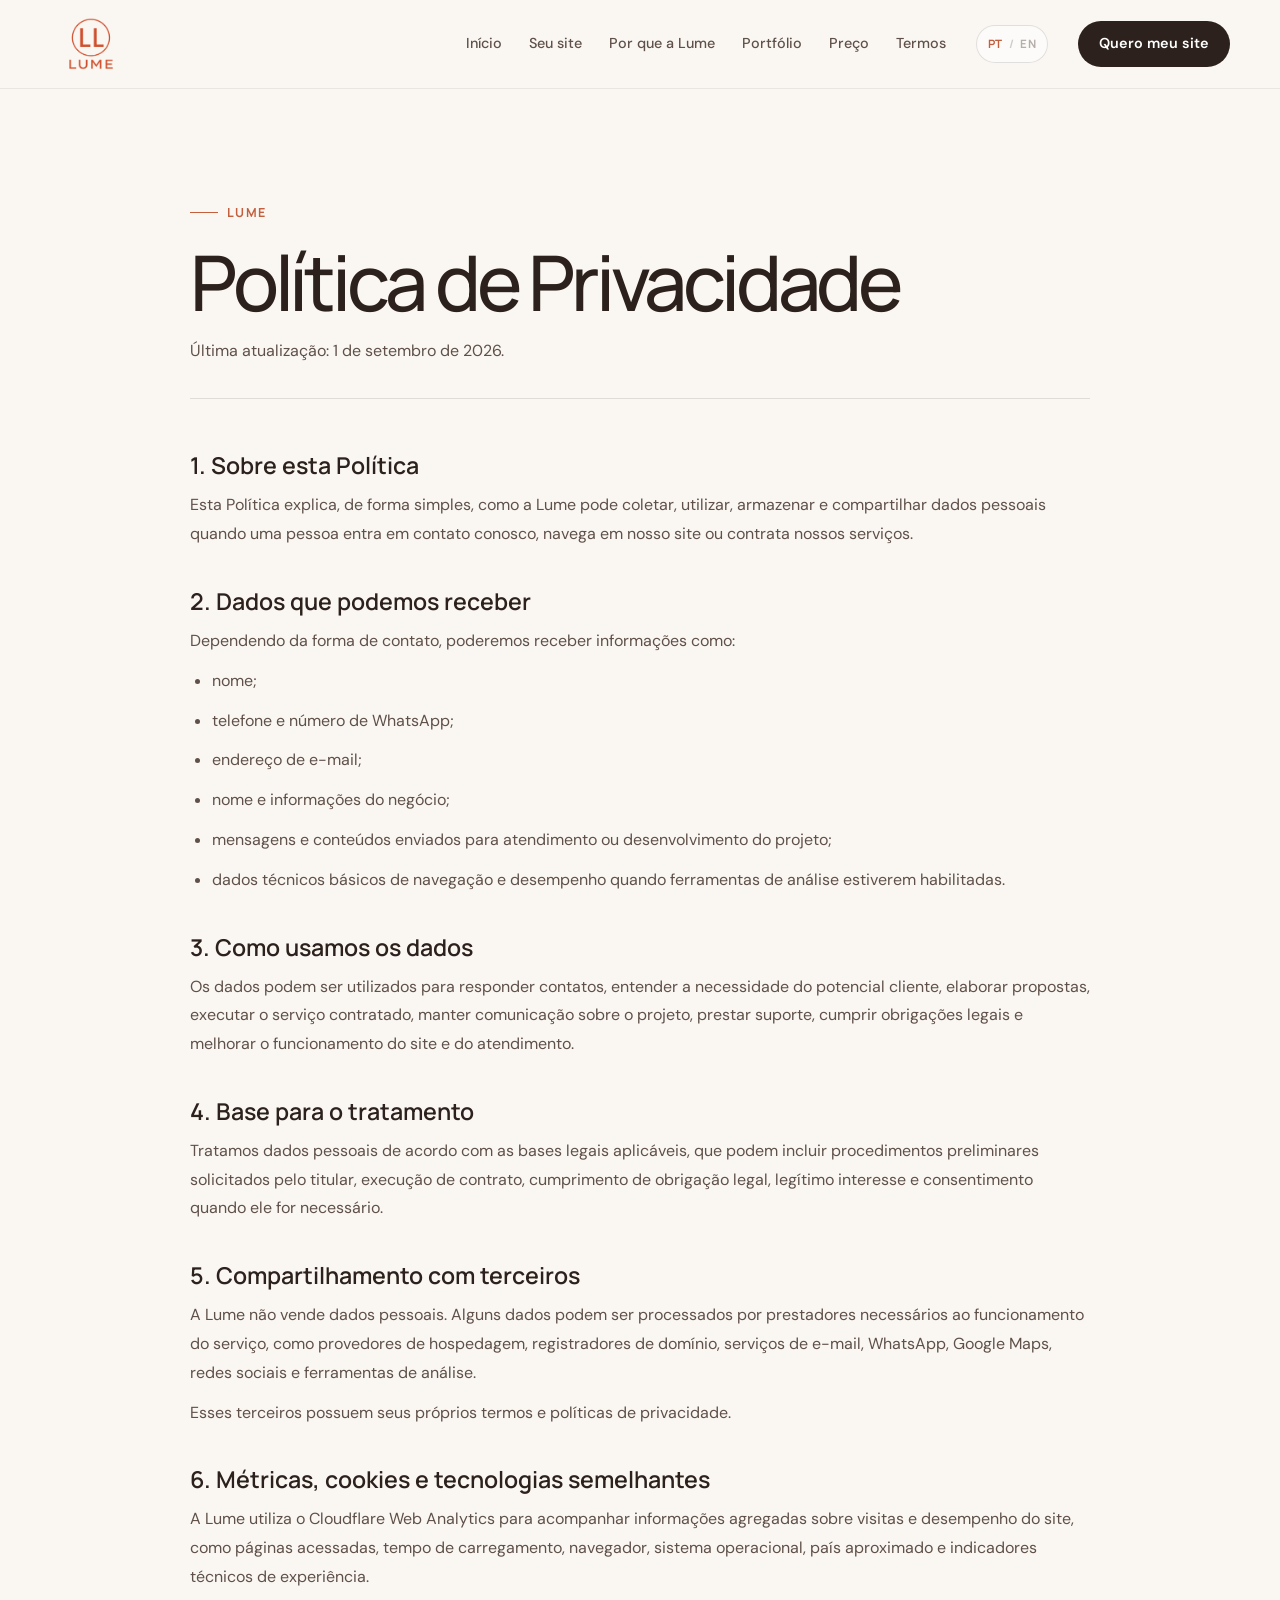
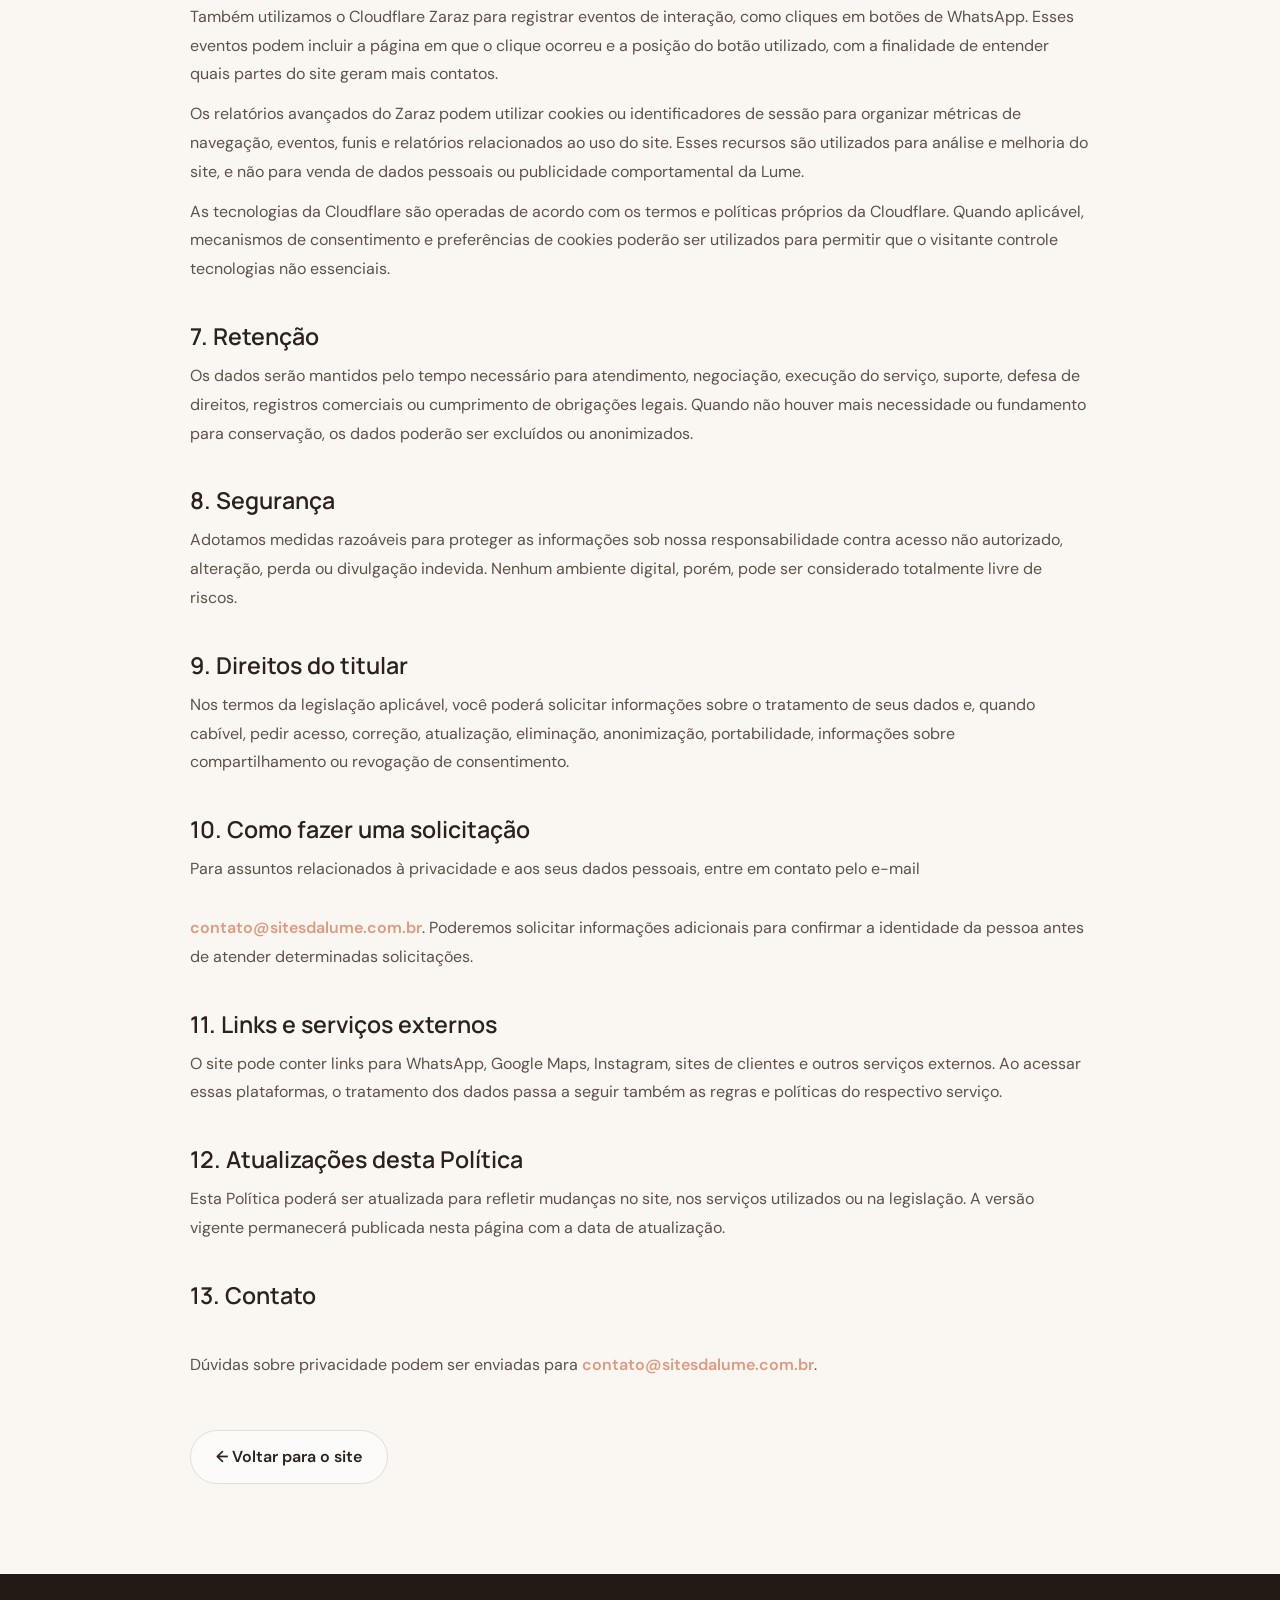
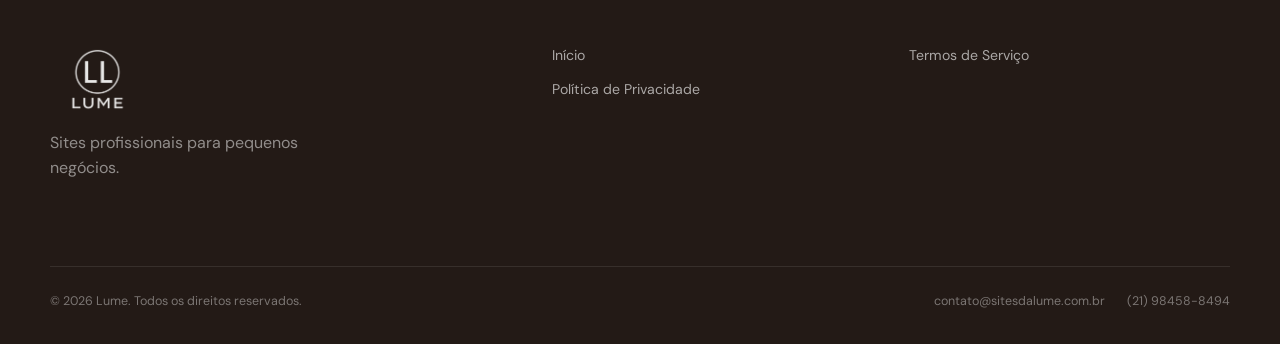
<file: privacidade.html>
<!DOCTYPE html>

<html lang="pt-BR">
<head>
<meta charset="utf-8"/>
<meta content="width=device-width, initial-scale=1.0" name="viewport"/>

<title>Política de Privacidade | Lume</title>

<meta content="Entenda como a Lume trata dados pessoais enviados pelo site, WhatsApp e e-mail." name="description"/>
<meta content="#f4e8dc" name="theme-color"/>
<meta content="index, follow" name="robots"/>

<link href="https://sitesdalume.com.br/privacidade.html" rel="canonical"/>

<link href="imagens/logo-lume-t.png" rel="icon" type="image/png"/>
<link href="imagens/logo-lume-t.png" rel="apple-touch-icon"/>

<link href="https://fonts.googleapis.com" rel="preconnect"/>
<link crossorigin="" href="https://fonts.gstatic.com" rel="preconnect"/>

<link href="https://fonts.googleapis.com/css2?family=DM+Sans:wght@400;500;600;700&amp;family=Manrope:wght@400;500;600;700&amp;display=swap" rel="stylesheet"/>

<link href="style.css" rel="stylesheet"/>

<script>
(function() {
    var lang = new URLSearchParams(window.location.search).get("lang");

    if (lang === "en") {
        window.location.replace("privacy.html");
    }
})();
</script>

</head>

<body>

<a class="skip-link" href="#conteudo">
    Pular para o conteúdo
</a>

<header class="header scrolled" id="header">

<div class="container header-container">

<a
    aria-label="Lume - Página inicial"
    class="logo-link"
    href="index.html"
>
    <img
        alt="Lume"
        class="logo"
        height="62"
        src="imagens/logo-lume-t.png"
        width="82"
    />
</a>

<nav
    aria-label="Menu principal"
    class="nav"
    id="nav"
>
    <a href="index.html">Início</a>
    <a href="index.html#sites">Seu site</a>
    <a href="index.html#diferenciais">Por que a Lume</a>
    <a href="index.html#portfolio">Portfólio</a>
    <a href="index.html#pacote">Preço</a>
    <a href="termos.html">Termos</a>
</nav>

<button
    aria-label="Mudar site para inglês"
    class="language-toggle"
    id="languageToggle"
    title="Português / English"
    type="button"
>
    <span class="language-option is-active" data-language-option="pt">
        PT
    </span>

    <span aria-hidden="true" class="language-separator">
        /
    </span>

    <span class="language-option" data-language-option="en">
        EN
    </span>
</button>

<a
    class="btn btn-header"
    href="index.html#contato"
>
    Quero meu site
</a>

<button
    aria-controls="nav"
    aria-expanded="false"
    aria-label="Abrir menu"
    class="menu-button"
    id="menuButton"
>
    <span></span>
    <span></span>
    <span></span>
</button>

</div>

</header>


<main class="legal-page" id="conteudo">

<div class="container legal-shell">

<div class="legal-head">

<span class="eyebrow">
    Lume
</span>

<h1>
    Política de Privacidade
</h1>

<p>
    Última atualização: 1 de setembro de 2026.
</p>

</div>


<div class="legal-content">

<section class="legal-section">

<h2>
    1. Sobre esta Política
</h2>

<p>
    Esta Política explica, de forma simples, como a Lume pode coletar,
    utilizar, armazenar e compartilhar dados pessoais quando uma pessoa
    entra em contato conosco, navega em nosso site ou contrata nossos serviços.
</p>

</section>


<section class="legal-section">

<h2>
    2. Dados que podemos receber
</h2>

<p>
    Dependendo da forma de contato, poderemos receber informações como:
</p>

<ul>
    <li>nome;</li>
    <li>telefone e número de WhatsApp;</li>
    <li>endereço de e-mail;</li>
    <li>nome e informações do negócio;</li>
    <li>mensagens e conteúdos enviados para atendimento ou desenvolvimento do projeto;</li>
    <li>dados técnicos básicos de navegação e desempenho quando ferramentas de análise estiverem habilitadas.</li>
</ul>

</section>


<section class="legal-section">

<h2>
    3. Como usamos os dados
</h2>

<p>
    Os dados podem ser utilizados para responder contatos, entender a necessidade
    do potencial cliente, elaborar propostas, executar o serviço contratado,
    manter comunicação sobre o projeto, prestar suporte, cumprir obrigações legais
    e melhorar o funcionamento do site e do atendimento.
</p>

</section>


<section class="legal-section">

<h2>
    4. Base para o tratamento
</h2>

<p>
    Tratamos dados pessoais de acordo com as bases legais aplicáveis,
    que podem incluir procedimentos preliminares solicitados pelo titular,
    execução de contrato, cumprimento de obrigação legal, legítimo interesse
    e consentimento quando ele for necessário.
</p>

</section>


<section class="legal-section">

<h2>
    5. Compartilhamento com terceiros
</h2>

<p>
    A Lume não vende dados pessoais. Alguns dados podem ser processados por
    prestadores necessários ao funcionamento do serviço, como provedores de
    hospedagem, registradores de domínio, serviços de e-mail, WhatsApp,
    Google Maps, redes sociais e ferramentas de análise.
</p>

<p>
    Esses terceiros possuem seus próprios termos e políticas de privacidade.
</p>

</section>


<section class="legal-section">

<h2>
    6. Métricas, cookies e tecnologias semelhantes
</h2>

<p>
    A Lume utiliza o Cloudflare Web Analytics para acompanhar informações
    agregadas sobre visitas e desempenho do site, como páginas acessadas,
    tempo de carregamento, navegador, sistema operacional, país aproximado
    e indicadores técnicos de experiência.
</p>

<p>
    Também utilizamos o Cloudflare Zaraz para registrar eventos de interação,
    como cliques em botões de WhatsApp. Esses eventos podem incluir a página
    em que o clique ocorreu e a posição do botão utilizado, com a finalidade
    de entender quais partes do site geram mais contatos.
</p>

<p>
    Os relatórios avançados do Zaraz podem utilizar cookies ou identificadores
    de sessão para organizar métricas de navegação, eventos, funis e relatórios
    relacionados ao uso do site. Esses recursos são utilizados para análise
    e melhoria do site, e não para venda de dados pessoais ou publicidade
    comportamental da Lume.
</p>

<p>
    As tecnologias da Cloudflare são operadas de acordo com os termos e
    políticas próprios da Cloudflare. Quando aplicável, mecanismos de
    consentimento e preferências de cookies poderão ser utilizados para
    permitir que o visitante controle tecnologias não essenciais.
</p>

</section>


<section class="legal-section">

<h2>
    7. Retenção
</h2>

<p>
    Os dados serão mantidos pelo tempo necessário para atendimento, negociação,
    execução do serviço, suporte, defesa de direitos, registros comerciais
    ou cumprimento de obrigações legais. Quando não houver mais necessidade
    ou fundamento para conservação, os dados poderão ser excluídos ou anonimizados.
</p>

</section>


<section class="legal-section">

<h2>
    8. Segurança
</h2>

<p>
    Adotamos medidas razoáveis para proteger as informações sob nossa responsabilidade
    contra acesso não autorizado, alteração, perda ou divulgação indevida.
    Nenhum ambiente digital, porém, pode ser considerado totalmente livre de riscos.
</p>

</section>


<section class="legal-section">

<h2>
    9. Direitos do titular
</h2>

<p>
    Nos termos da legislação aplicável, você poderá solicitar informações
    sobre o tratamento de seus dados e, quando cabível, pedir acesso,
    correção, atualização, eliminação, anonimização, portabilidade,
    informações sobre compartilhamento ou revogação de consentimento.
</p>

</section>


<section class="legal-section">

<h2>
    10. Como fazer uma solicitação
</h2>

<p>
    Para assuntos relacionados à privacidade e aos seus dados pessoais,
    entre em contato pelo e-mail
    <a
        class="text-link"
        href="mailto:contato@sitesdalume.com.br"
    >
        contato@sitesdalume.com.br
    </a>.
    Poderemos solicitar informações adicionais para confirmar a identidade
    da pessoa antes de atender determinadas solicitações.
</p>

</section>


<section class="legal-section">

<h2>
    11. Links e serviços externos
</h2>

<p>
    O site pode conter links para WhatsApp, Google Maps, Instagram,
    sites de clientes e outros serviços externos. Ao acessar essas plataformas,
    o tratamento dos dados passa a seguir também as regras e políticas
    do respectivo serviço.
</p>

</section>


<section class="legal-section">

<h2>
    12. Atualizações desta Política
</h2>

<p>
    Esta Política poderá ser atualizada para refletir mudanças no site,
    nos serviços utilizados ou na legislação. A versão vigente permanecerá
    publicada nesta página com a data de atualização.
</p>

</section>


<section class="legal-section">

<h2>
    13. Contato
</h2>

<p>
    Dúvidas sobre privacidade podem ser enviadas para
    <a
        class="text-link"
        href="mailto:contato@sitesdalume.com.br"
    >
        contato@sitesdalume.com.br
    </a>.
</p>

</section>

</div>


<div class="legal-back">

<a
    class="btn btn-secondary"
    href="index.html"
>
    ← Voltar para o site
</a>

</div>

</div>

</main>


<footer class="footer">

<div class="container footer-container">

<div class="footer-brand">

<img
    alt="Lume"
    class="footer-logo"
    height="72"
    src="imagens/logo-lume-t.png"
    width="95"
/>

<p>
    Sites profissionais para pequenos negócios.
</p>

</div>


<div class="footer-links">

<a href="index.html">
    Início
</a>

<a href="termos.html">
    Termos de Serviço
</a>

<a href="privacidade.html">
    Política de Privacidade
</a>

</div>


<div class="footer-bottom">

<p>
    © <span id="currentYear"></span> Lume. Todos os direitos reservados.
</p>

<div class="footer-contact">

<a href="mailto:contato@sitesdalume.com.br">
    contato@sitesdalume.com.br
</a>

<a href="tel:+5521984588494">
    (21) 98458-8494
</a>

</div>

</div>

</div>

</footer>


<script src="legal-language.js"></script>

</body>
</html>
</file>
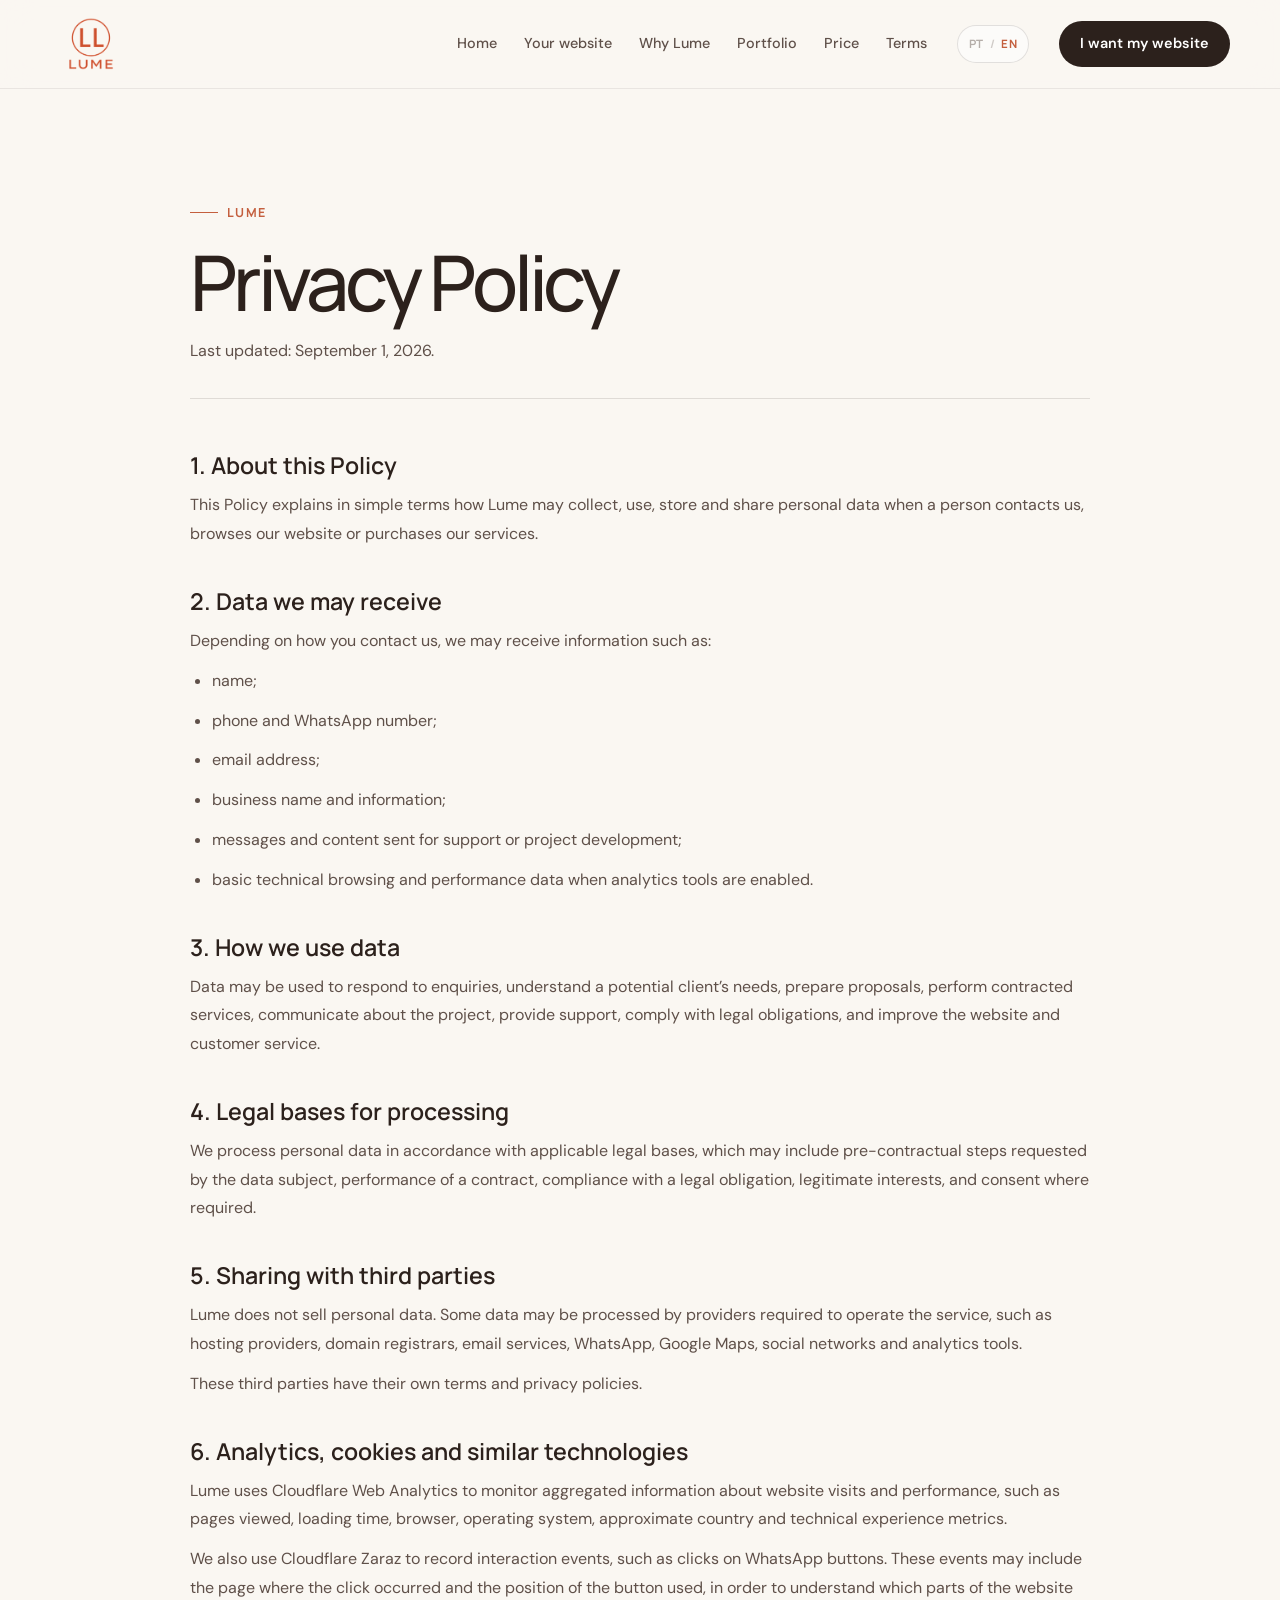
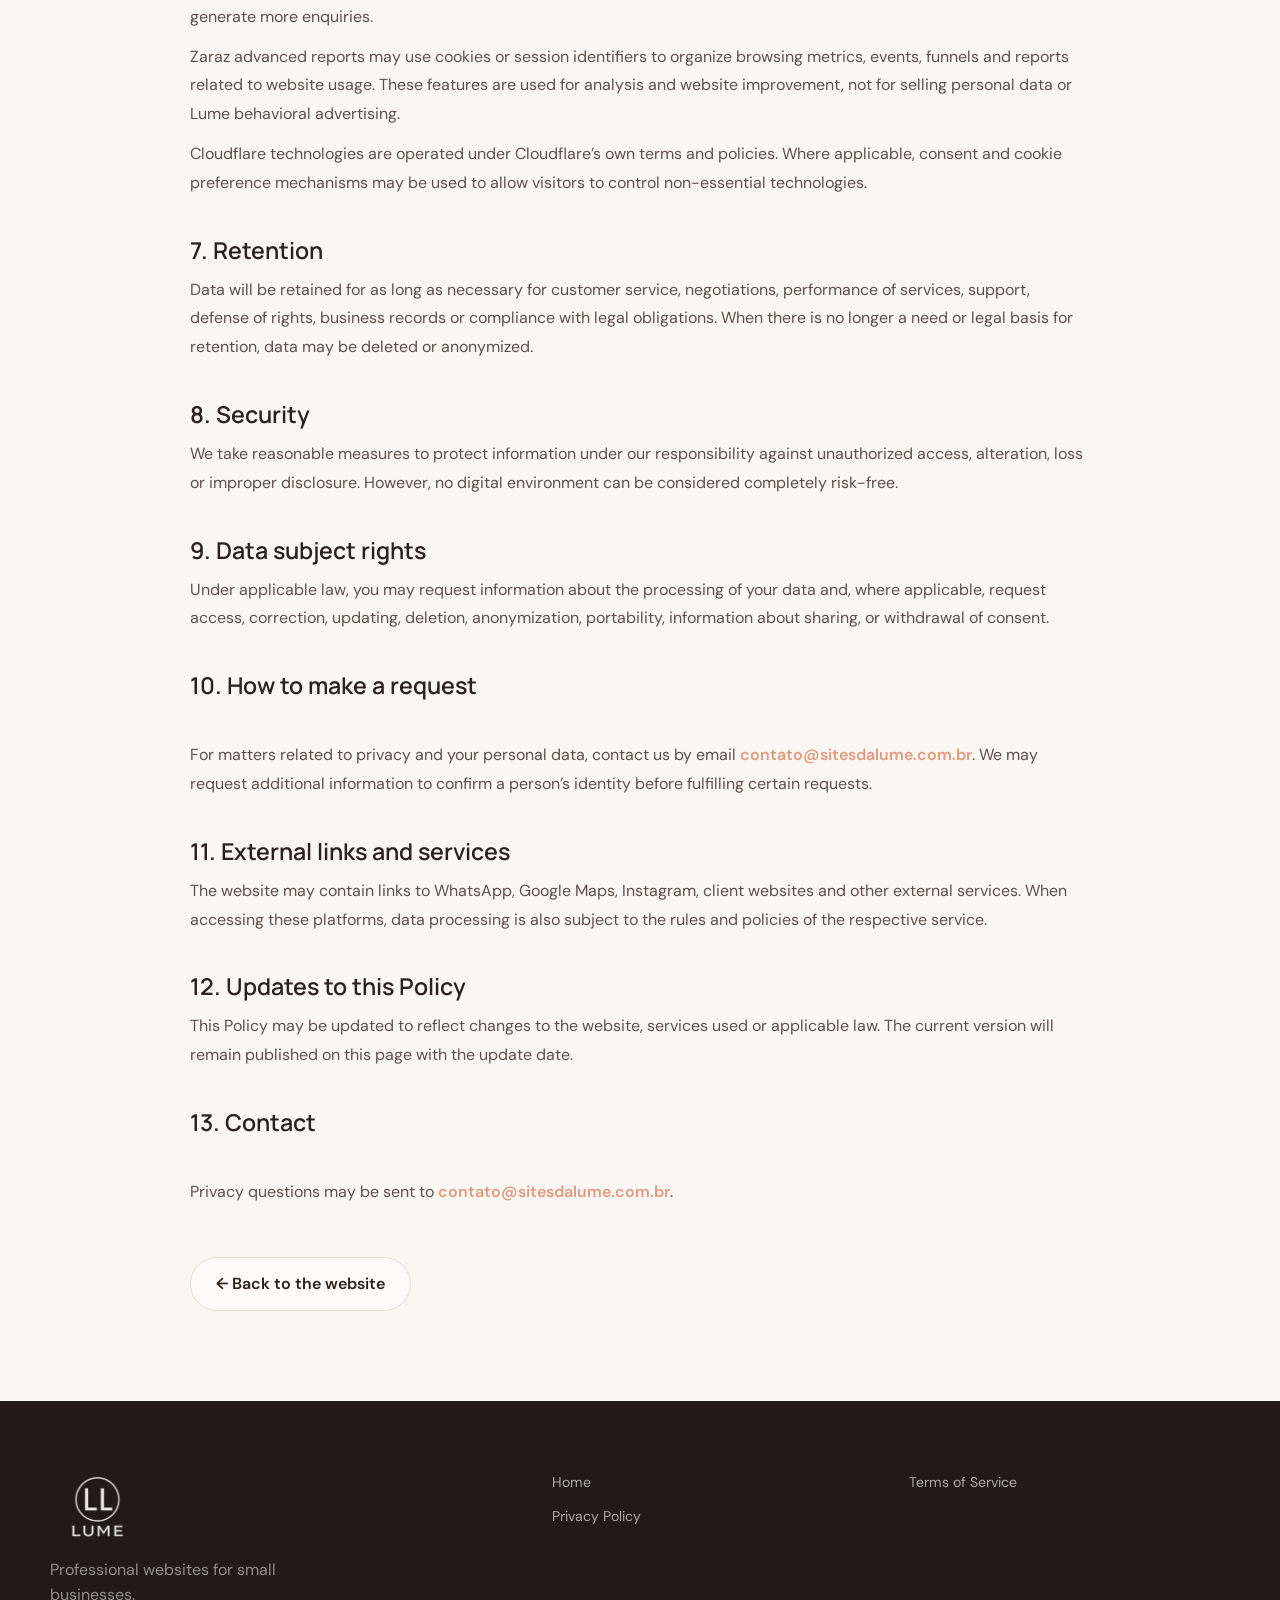
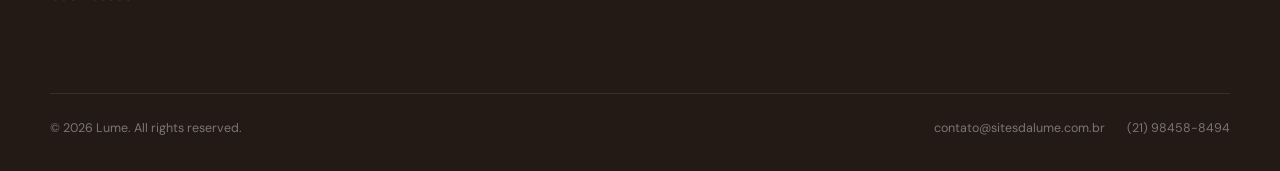
<file: privacy.html>
<!DOCTYPE html>

<html lang="en">

<head>

<meta charset="utf-8"/>

<meta
    content="width=device-width, initial-scale=1.0"
    name="viewport"
/>

<title>
    Privacy Policy | Lume
</title>

<meta
    content="Learn how Lume handles personal data submitted through the website, WhatsApp and email."
    name="description"
/>

<meta
    content="#f4e8dc"
    name="theme-color"
/>

<meta
    content="index, follow"
    name="robots"
/>

<link
    href="https://sitesdalume.com.br/privacy.html"
    rel="canonical"
/>

<link
    href="imagens/logo-lume-t.png"
    rel="icon"
    type="image/png"
/>

<link
    href="imagens/logo-lume-t.png"
    rel="apple-touch-icon"
/>

<link
    href="https://fonts.googleapis.com"
    rel="preconnect"
/>

<link
    crossorigin=""
    href="https://fonts.gstatic.com"
    rel="preconnect"
/>

<link
    href="https://fonts.googleapis.com/css2?family=DM+Sans:wght@400;500;600;700&amp;family=Manrope:wght@400;500;600;700&amp;display=swap"
    rel="stylesheet"
/>

<link
    href="style.css"
    rel="stylesheet"
/>

</head>


<body>


<a
    class="skip-link"
    href="#conteudo"
>
    Skip to content
</a>


<header
    class="header scrolled"
    id="header"
>

<div class="container header-container">

<a
    aria-label="Lume - Home page"
    class="logo-link"
    href="index.html?lang=en"
>

<img
    alt="Lume"
    class="logo"
    height="62"
    src="imagens/logo-lume-t.png"
    width="82"
/>

</a>


<nav
    aria-label="Main navigation"
    class="nav"
    id="nav"
>

<a href="index.html?lang=en">
    Home
</a>

<a href="index.html?lang=en#sites">
    Your website
</a>

<a href="index.html?lang=en#diferenciais">
    Why Lume
</a>

<a href="index.html?lang=en#portfolio">
    Portfolio
</a>

<a href="index.html?lang=en#pacote">
    Price
</a>

<a href="terms.html">
    Terms
</a>

</nav>


<button
    aria-label="Mudar site para português"
    class="language-toggle"
    id="languageToggle"
    title="Português / English"
    type="button"
>

<span
    class="language-option"
    data-language-option="pt"
>
    PT
</span>

<span
    aria-hidden="true"
    class="language-separator"
>
    /
</span>

<span
    class="language-option is-active"
    data-language-option="en"
>
    EN
</span>

</button>


<a
    class="btn btn-header"
    href="index.html?lang=en#contato"
>
    I want my website
</a>


<button
    aria-controls="nav"
    aria-expanded="false"
    aria-label="Open menu"
    class="menu-button"
    id="menuButton"
>

<span></span>
<span></span>
<span></span>

</button>

</div>

</header>


<main
    class="legal-page"
    id="conteudo"
>

<div class="container legal-shell">


<div class="legal-head">

<span class="eyebrow">
    Lume
</span>

<h1>
    Privacy Policy
</h1>

<p>
    Last updated: September 1, 2026.
</p>

</div>


<div class="legal-content">


<section class="legal-section">

<h2>
    1. About this Policy
</h2>

<p>
    This Policy explains in simple terms how Lume may collect, use,
    store and share personal data when a person contacts us,
    browses our website or purchases our services.
</p>

</section>


<section class="legal-section">

<h2>
    2. Data we may receive
</h2>

<p>
    Depending on how you contact us, we may receive information such as:
</p>

<ul>

<li>
    name;
</li>

<li>
    phone and WhatsApp number;
</li>

<li>
    email address;
</li>

<li>
    business name and information;
</li>

<li>
    messages and content sent for support or project development;
</li>

<li>
    basic technical browsing and performance data when analytics tools are enabled.
</li>

</ul>

</section>


<section class="legal-section">

<h2>
    3. How we use data
</h2>

<p>
    Data may be used to respond to enquiries, understand a potential
    client’s needs, prepare proposals, perform contracted services,
    communicate about the project, provide support, comply with legal
    obligations, and improve the website and customer service.
</p>

</section>


<section class="legal-section">

<h2>
    4. Legal bases for processing
</h2>

<p>
    We process personal data in accordance with applicable legal bases,
    which may include pre-contractual steps requested by the data subject,
    performance of a contract, compliance with a legal obligation,
    legitimate interests, and consent where required.
</p>

</section>


<section class="legal-section">

<h2>
    5. Sharing with third parties
</h2>

<p>
    Lume does not sell personal data. Some data may be processed by
    providers required to operate the service, such as hosting providers,
    domain registrars, email services, WhatsApp, Google Maps, social
    networks and analytics tools.
</p>

<p>
    These third parties have their own terms and privacy policies.
</p>

</section>


<section class="legal-section">

<h2>
    6. Analytics, cookies and similar technologies
</h2>

<p>
    Lume uses Cloudflare Web Analytics to monitor aggregated information
    about website visits and performance, such as pages viewed, loading time,
    browser, operating system, approximate country and technical experience metrics.
</p>

<p>
    We also use Cloudflare Zaraz to record interaction events, such as
    clicks on WhatsApp buttons. These events may include the page where
    the click occurred and the position of the button used, in order to
    understand which parts of the website generate more enquiries.
</p>

<p>
    Zaraz advanced reports may use cookies or session identifiers to organize
    browsing metrics, events, funnels and reports related to website usage.
    These features are used for analysis and website improvement, not for
    selling personal data or Lume behavioral advertising.
</p>

<p>
    Cloudflare technologies are operated under Cloudflare’s own terms and
    policies. Where applicable, consent and cookie preference mechanisms
    may be used to allow visitors to control non-essential technologies.
</p>

</section>


<section class="legal-section">

<h2>
    7. Retention
</h2>

<p>
    Data will be retained for as long as necessary for customer service,
    negotiations, performance of services, support, defense of rights,
    business records or compliance with legal obligations. When there is
    no longer a need or legal basis for retention, data may be deleted
    or anonymized.
</p>

</section>


<section class="legal-section">

<h2>
    8. Security
</h2>

<p>
    We take reasonable measures to protect information under our responsibility
    against unauthorized access, alteration, loss or improper disclosure.
    However, no digital environment can be considered completely risk-free.
</p>

</section>


<section class="legal-section">

<h2>
    9. Data subject rights
</h2>

<p>
    Under applicable law, you may request information about the processing
    of your data and, where applicable, request access, correction, updating,
    deletion, anonymization, portability, information about sharing,
    or withdrawal of consent.
</p>

</section>


<section class="legal-section">

<h2>
    10. How to make a request
</h2>

<p>

For matters related to privacy and your personal data, contact us by email

<a
    class="text-link"
    href="mailto:contato@sitesdalume.com.br"
>
    contato@sitesdalume.com.br
</a>.

We may request additional information to confirm a person’s identity
before fulfilling certain requests.

</p>

</section>


<section class="legal-section">

<h2>
    11. External links and services
</h2>

<p>
    The website may contain links to WhatsApp, Google Maps, Instagram,
    client websites and other external services. When accessing these
    platforms, data processing is also subject to the rules and policies
    of the respective service.
</p>

</section>


<section class="legal-section">

<h2>
    12. Updates to this Policy
</h2>

<p>
    This Policy may be updated to reflect changes to the website,
    services used or applicable law. The current version will remain
    published on this page with the update date.
</p>

</section>


<section class="legal-section">

<h2>
    13. Contact
</h2>

<p>

Privacy questions may be sent to

<a
    class="text-link"
    href="mailto:contato@sitesdalume.com.br"
>
    contato@sitesdalume.com.br
</a>.

</p>

</section>

</div>


<div class="legal-back">

<a
    class="btn btn-secondary"
    href="index.html?lang=en"
>
    ← Back to the website
</a>

</div>

</div>

</main>


<footer class="footer">

<div class="container footer-container">


<div class="footer-brand">

<img
    alt="Lume"
    class="footer-logo"
    height="72"
    src="imagens/logo-lume-t.png"
    width="95"
/>

<p>
    Professional websites for small businesses.
</p>

</div>


<div class="footer-links">

<a href="index.html?lang=en">
    Home
</a>

<a href="terms.html">
    Terms of Service
</a>

<a href="privacy.html">
    Privacy Policy
</a>

</div>


<div class="footer-bottom">

<p>
    © <span id="currentYear"></span> Lume. All rights reserved.
</p>


<div class="footer-contact">

<a href="mailto:contato@sitesdalume.com.br">
    contato@sitesdalume.com.br
</a>

<a href="tel:+5521984588494">
    (21) 98458-8494
</a>

</div>

</div>

</div>

</footer>


<script src="legal-language.js"></script>

</body>
</html>
</file>
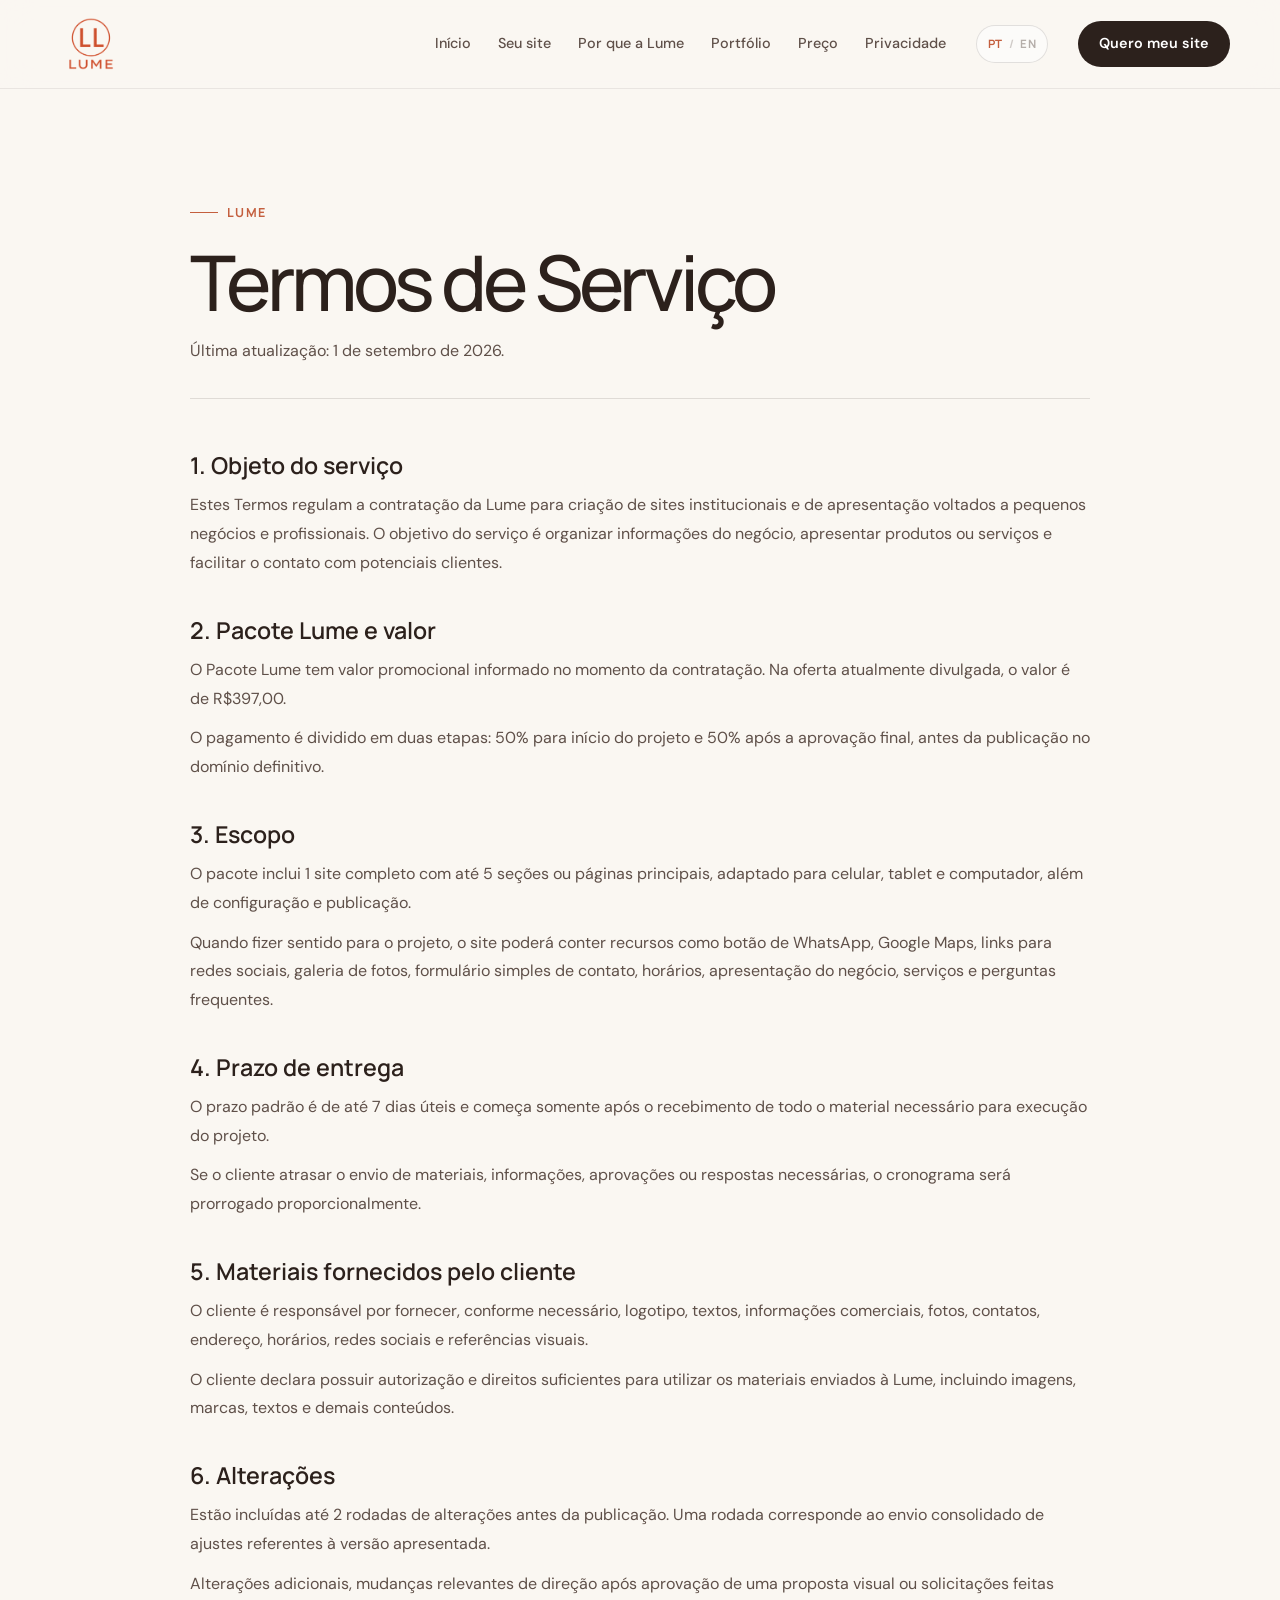
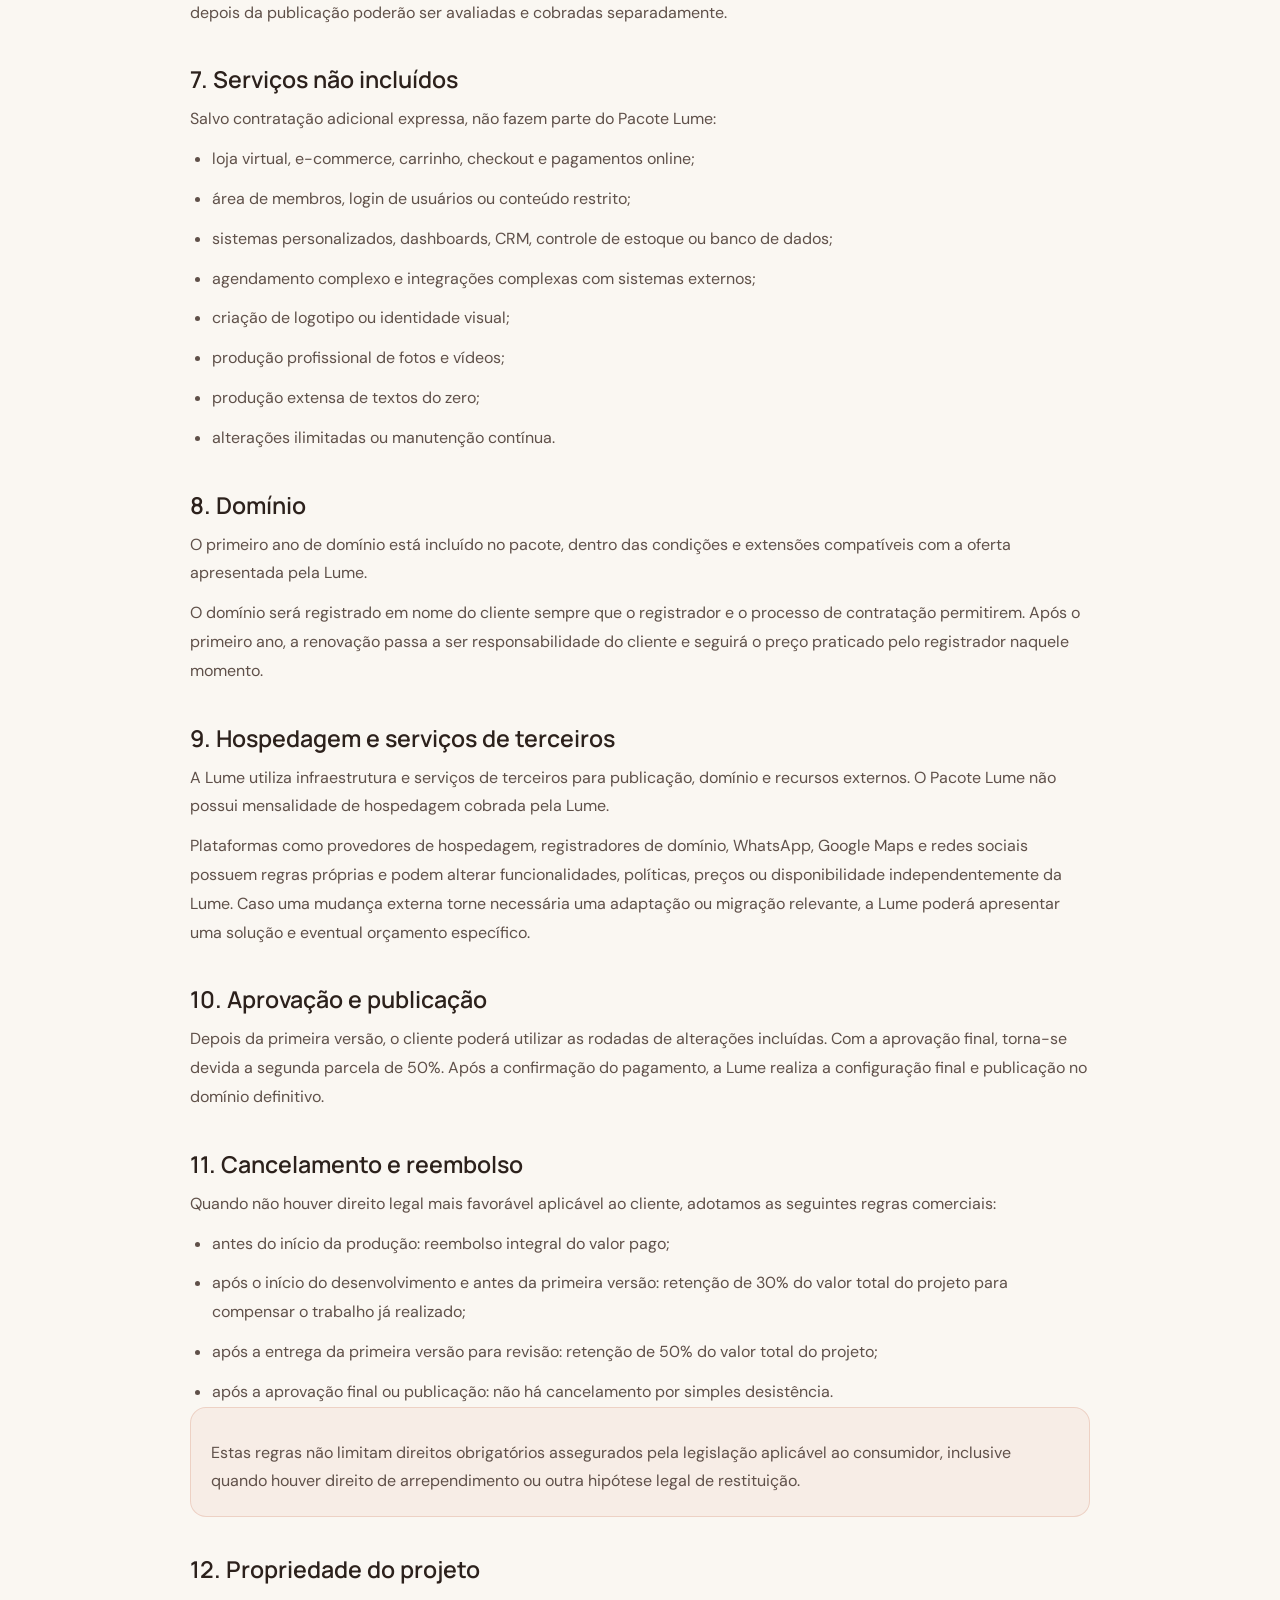
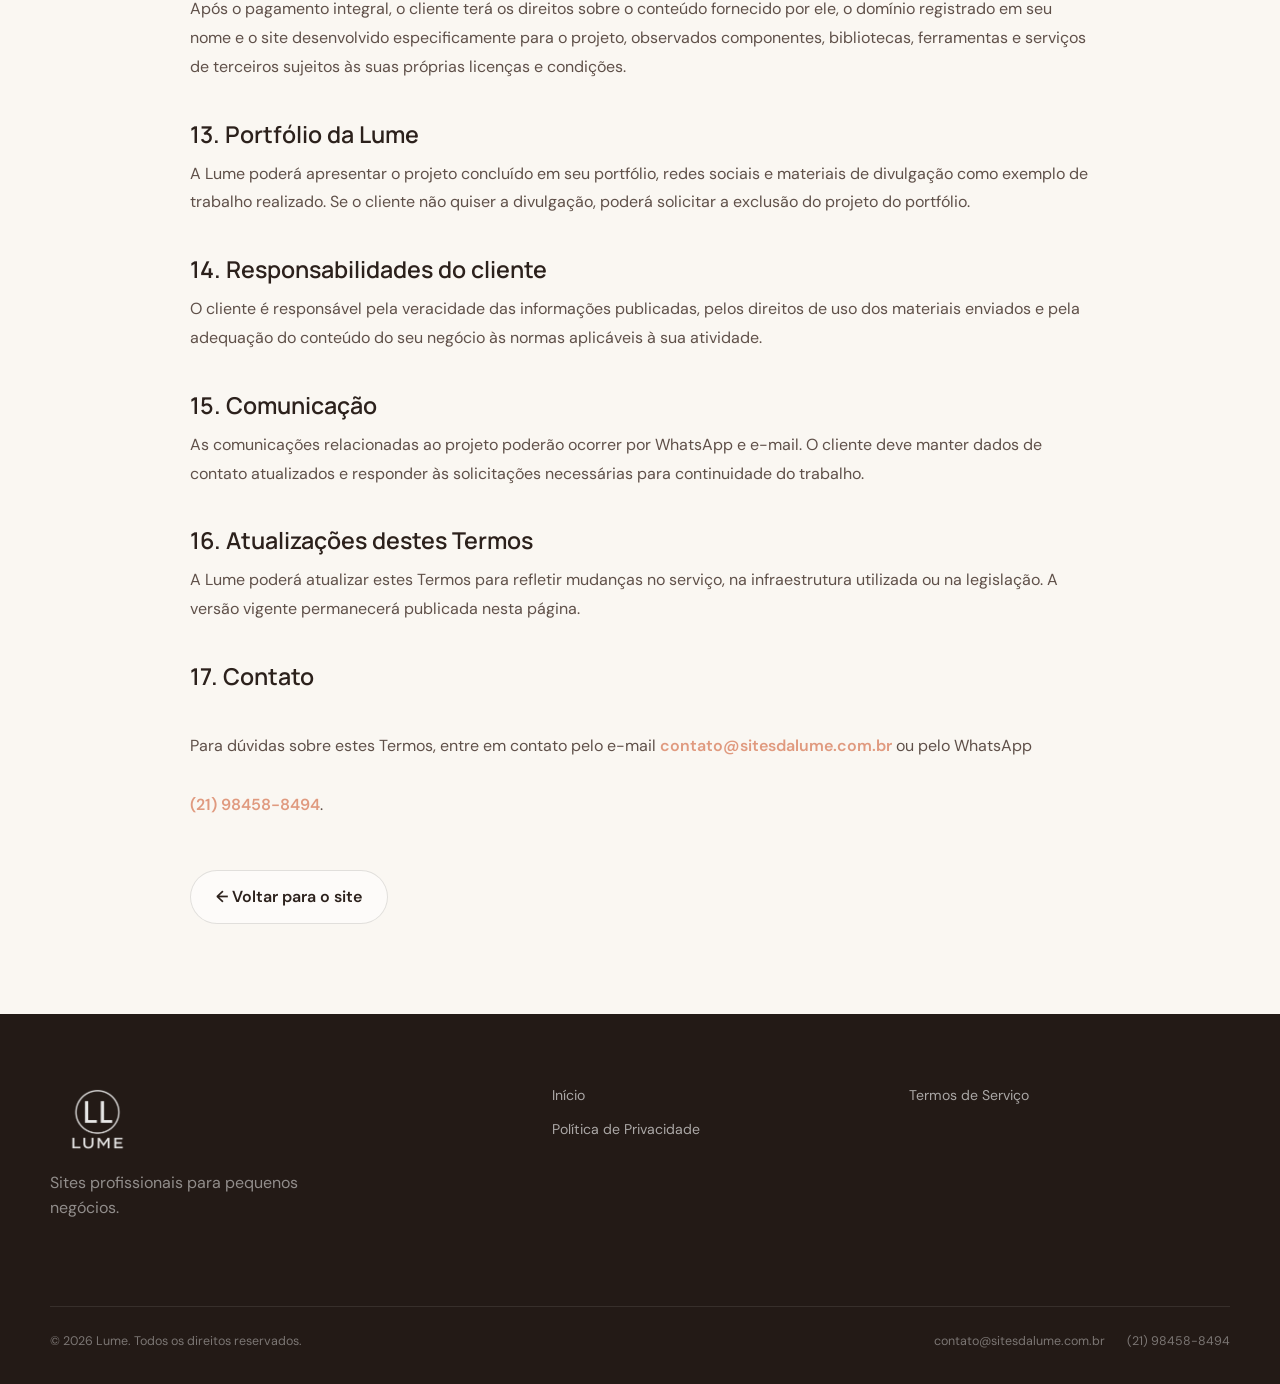
<file: termos.html>
<!DOCTYPE html>

<html lang="pt-BR">

<head>

<meta charset="utf-8"/>

<meta
    content="width=device-width, initial-scale=1.0"
    name="viewport"
/>

<title>
    Termos de Serviço | Lume
</title>

<meta
    content="Consulte os Termos de Serviço da Lume para criação de sites profissionais para pequenos negócios."
    name="description"
/>

<meta
    content="#f4e8dc"
    name="theme-color"
/>

<meta
    content="index, follow"
    name="robots"
/>

<link
    href="https://sitesdalume.com.br/termos.html"
    rel="canonical"
/>

<link
    href="imagens/logo-lume-t.png"
    rel="icon"
    type="image/png"
/>

<link
    href="imagens/logo-lume-t.png"
    rel="apple-touch-icon"
/>

<link
    href="https://fonts.googleapis.com"
    rel="preconnect"
/>

<link
    crossorigin=""
    href="https://fonts.gstatic.com"
    rel="preconnect"
/>

<link
    href="https://fonts.googleapis.com/css2?family=DM+Sans:wght@400;500;600;700&amp;family=Manrope:wght@400;500;600;700&amp;display=swap"
    rel="stylesheet"
/>

<link
    href="style.css"
    rel="stylesheet"
/>


<script>

(function() {

    var lang =
        new URLSearchParams(
            window.location.search
        ).get("lang");


    if (lang === "en") {

        window.location.replace(
            "terms.html"
        );

    }

})();

</script>

</head>


<body>


<a
    class="skip-link"
    href="#conteudo"
>
    Pular para o conteúdo
</a>


<header
    class="header scrolled"
    id="header"
>

<div class="container header-container">


<a
    aria-label="Lume - Página inicial"
    class="logo-link"
    href="index.html"
>

<img
    alt="Lume"
    class="logo"
    height="62"
    src="imagens/logo-lume-t.png"
    width="82"
/>

</a>


<nav
    aria-label="Menu principal"
    class="nav"
    id="nav"
>

<a href="index.html">
    Início
</a>

<a href="index.html#sites">
    Seu site
</a>

<a href="index.html#diferenciais">
    Por que a Lume
</a>

<a href="index.html#portfolio">
    Portfólio
</a>

<a href="index.html#pacote">
    Preço
</a>

<a href="privacidade.html">
    Privacidade
</a>

</nav>


<button
    aria-label="Mudar site para inglês"
    class="language-toggle"
    id="languageToggle"
    title="Português / English"
    type="button"
>

<span
    class="language-option is-active"
    data-language-option="pt"
>
    PT
</span>

<span
    aria-hidden="true"
    class="language-separator"
>
    /
</span>

<span
    class="language-option"
    data-language-option="en"
>
    EN
</span>

</button>


<a
    class="btn btn-header"
    href="index.html#contato"
>
    Quero meu site
</a>


<button
    aria-controls="nav"
    aria-expanded="false"
    aria-label="Abrir menu"
    class="menu-button"
    id="menuButton"
>

<span></span>
<span></span>
<span></span>

</button>

</div>

</header>


<main
    class="legal-page"
    id="conteudo"
>

<div class="container legal-shell">


<div class="legal-head">

<span class="eyebrow">
    Lume
</span>

<h1>
    Termos de Serviço
</h1>

<p>
    Última atualização: 1 de setembro de 2026.
</p>

</div>


<div class="legal-content">


<section class="legal-section">

<h2>
    1. Objeto do serviço
</h2>

<p>
    Estes Termos regulam a contratação da Lume para criação de sites
    institucionais e de apresentação voltados a pequenos negócios
    e profissionais. O objetivo do serviço é organizar informações
    do negócio, apresentar produtos ou serviços e facilitar o contato
    com potenciais clientes.
</p>

</section>


<section class="legal-section">

<h2>
    2. Pacote Lume e valor
</h2>

<p>
    O Pacote Lume tem valor promocional informado no momento da contratação.
    Na oferta atualmente divulgada, o valor é de R$397,00.
</p>

<p>
    O pagamento é dividido em duas etapas: 50% para início do projeto
    e 50% após a aprovação final, antes da publicação no domínio definitivo.
</p>

</section>


<section class="legal-section">

<h2>
    3. Escopo
</h2>

<p>
    O pacote inclui 1 site completo com até 5 seções ou páginas principais,
    adaptado para celular, tablet e computador, além de configuração e publicação.
</p>

<p>
    Quando fizer sentido para o projeto, o site poderá conter recursos como
    botão de WhatsApp, Google Maps, links para redes sociais, galeria de fotos,
    formulário simples de contato, horários, apresentação do negócio,
    serviços e perguntas frequentes.
</p>

</section>


<section class="legal-section">

<h2>
    4. Prazo de entrega
</h2>

<p>
    O prazo padrão é de até 7 dias úteis e começa somente após o recebimento
    de todo o material necessário para execução do projeto.
</p>

<p>
    Se o cliente atrasar o envio de materiais, informações, aprovações
    ou respostas necessárias, o cronograma será prorrogado proporcionalmente.
</p>

</section>


<section class="legal-section">

<h2>
    5. Materiais fornecidos pelo cliente
</h2>

<p>
    O cliente é responsável por fornecer, conforme necessário, logotipo,
    textos, informações comerciais, fotos, contatos, endereço, horários,
    redes sociais e referências visuais.
</p>

<p>
    O cliente declara possuir autorização e direitos suficientes para
    utilizar os materiais enviados à Lume, incluindo imagens, marcas,
    textos e demais conteúdos.
</p>

</section>


<section class="legal-section">

<h2>
    6. Alterações
</h2>

<p>
    Estão incluídas até 2 rodadas de alterações antes da publicação.
    Uma rodada corresponde ao envio consolidado de ajustes referentes
    à versão apresentada.
</p>

<p>
    Alterações adicionais, mudanças relevantes de direção após aprovação
    de uma proposta visual ou solicitações feitas depois da publicação
    poderão ser avaliadas e cobradas separadamente.
</p>

</section>


<section class="legal-section">

<h2>
    7. Serviços não incluídos
</h2>

<p>
    Salvo contratação adicional expressa, não fazem parte do Pacote Lume:
</p>

<ul>

<li>
    loja virtual, e-commerce, carrinho, checkout e pagamentos online;
</li>

<li>
    área de membros, login de usuários ou conteúdo restrito;
</li>

<li>
    sistemas personalizados, dashboards, CRM, controle de estoque ou banco de dados;
</li>

<li>
    agendamento complexo e integrações complexas com sistemas externos;
</li>

<li>
    criação de logotipo ou identidade visual;
</li>

<li>
    produção profissional de fotos e vídeos;
</li>

<li>
    produção extensa de textos do zero;
</li>

<li>
    alterações ilimitadas ou manutenção contínua.
</li>

</ul>

</section>


<section class="legal-section">

<h2>
    8. Domínio
</h2>

<p>
    O primeiro ano de domínio está incluído no pacote, dentro das condições
    e extensões compatíveis com a oferta apresentada pela Lume.
</p>

<p>
    O domínio será registrado em nome do cliente sempre que o registrador
    e o processo de contratação permitirem. Após o primeiro ano, a renovação
    passa a ser responsabilidade do cliente e seguirá o preço praticado pelo
    registrador naquele momento.
</p>

</section>


<section class="legal-section">

<h2>
    9. Hospedagem e serviços de terceiros
</h2>

<p>
    A Lume utiliza infraestrutura e serviços de terceiros para publicação,
    domínio e recursos externos. O Pacote Lume não possui mensalidade de
    hospedagem cobrada pela Lume.
</p>

<p>
    Plataformas como provedores de hospedagem, registradores de domínio,
    WhatsApp, Google Maps e redes sociais possuem regras próprias e podem
    alterar funcionalidades, políticas, preços ou disponibilidade
    independentemente da Lume. Caso uma mudança externa torne necessária
    uma adaptação ou migração relevante, a Lume poderá apresentar uma
    solução e eventual orçamento específico.
</p>

</section>


<section class="legal-section">

<h2>
    10. Aprovação e publicação
</h2>

<p>
    Depois da primeira versão, o cliente poderá utilizar as rodadas de
    alterações incluídas. Com a aprovação final, torna-se devida a segunda
    parcela de 50%. Após a confirmação do pagamento, a Lume realiza a
    configuração final e publicação no domínio definitivo.
</p>

</section>


<section class="legal-section">

<h2>
    11. Cancelamento e reembolso
</h2>

<p>
    Quando não houver direito legal mais favorável aplicável ao cliente,
    adotamos as seguintes regras comerciais:
</p>

<ul>

<li>
    antes do início da produção: reembolso integral do valor pago;
</li>

<li>
    após o início do desenvolvimento e antes da primeira versão:
    retenção de 30% do valor total do projeto para compensar o trabalho já realizado;
</li>

<li>
    após a entrega da primeira versão para revisão:
    retenção de 50% do valor total do projeto;
</li>

<li>
    após a aprovação final ou publicação:
    não há cancelamento por simples desistência.
</li>

</ul>


<div class="legal-note">

<p>
    Estas regras não limitam direitos obrigatórios assegurados pela legislação
    aplicável ao consumidor, inclusive quando houver direito de arrependimento
    ou outra hipótese legal de restituição.
</p>

</div>

</section>


<section class="legal-section">

<h2>
    12. Propriedade do projeto
</h2>

<p>
    Após o pagamento integral, o cliente terá os direitos sobre o conteúdo
    fornecido por ele, o domínio registrado em seu nome e o site desenvolvido
    especificamente para o projeto, observados componentes, bibliotecas,
    ferramentas e serviços de terceiros sujeitos às suas próprias licenças
    e condições.
</p>

</section>


<section class="legal-section">

<h2>
    13. Portfólio da Lume
</h2>

<p>
    A Lume poderá apresentar o projeto concluído em seu portfólio,
    redes sociais e materiais de divulgação como exemplo de trabalho realizado.
    Se o cliente não quiser a divulgação, poderá solicitar a exclusão
    do projeto do portfólio.
</p>

</section>


<section class="legal-section">

<h2>
    14. Responsabilidades do cliente
</h2>

<p>
    O cliente é responsável pela veracidade das informações publicadas,
    pelos direitos de uso dos materiais enviados e pela adequação do conteúdo
    do seu negócio às normas aplicáveis à sua atividade.
</p>

</section>


<section class="legal-section">

<h2>
    15. Comunicação
</h2>

<p>
    As comunicações relacionadas ao projeto poderão ocorrer por WhatsApp
    e e-mail. O cliente deve manter dados de contato atualizados e responder
    às solicitações necessárias para continuidade do trabalho.
</p>

</section>


<section class="legal-section">

<h2>
    16. Atualizações destes Termos
</h2>

<p>
    A Lume poderá atualizar estes Termos para refletir mudanças no serviço,
    na infraestrutura utilizada ou na legislação. A versão vigente
    permanecerá publicada nesta página.
</p>

</section>


<section class="legal-section">

<h2>
    17. Contato
</h2>

<p>

Para dúvidas sobre estes Termos, entre em contato pelo e-mail

<a
    class="text-link"
    href="mailto:contato@sitesdalume.com.br"
>
    contato@sitesdalume.com.br
</a>

ou pelo WhatsApp

<a
    class="text-link"
    href="https://wa.me/5521984588494"
    rel="noopener noreferrer"
    target="_blank"
>
    (21) 98458-8494
</a>.

</p>

</section>


</div>


<div class="legal-back">

<a
    class="btn btn-secondary"
    href="index.html"
>
    ← Voltar para o site
</a>

</div>

</div>

</main>


<footer class="footer">

<div class="container footer-container">


<div class="footer-brand">

<img
    alt="Lume"
    class="footer-logo"
    height="72"
    src="imagens/logo-lume-t.png"
    width="95"
/>

<p>
    Sites profissionais para pequenos negócios.
</p>

</div>


<div class="footer-links">

<a href="index.html">
    Início
</a>

<a href="termos.html">
    Termos de Serviço
</a>

<a href="privacidade.html">
    Política de Privacidade
</a>

</div>


<div class="footer-bottom">

<p>
    © <span id="currentYear"></span> Lume. Todos os direitos reservados.
</p>


<div class="footer-contact">

<a href="mailto:contato@sitesdalume.com.br">
    contato@sitesdalume.com.br
</a>

<a href="tel:+5521984588494">
    (21) 98458-8494
</a>

</div>

</div>

</div>

</footer>


<script src="legal-language.js"></script>

</body>
</html>
</file>
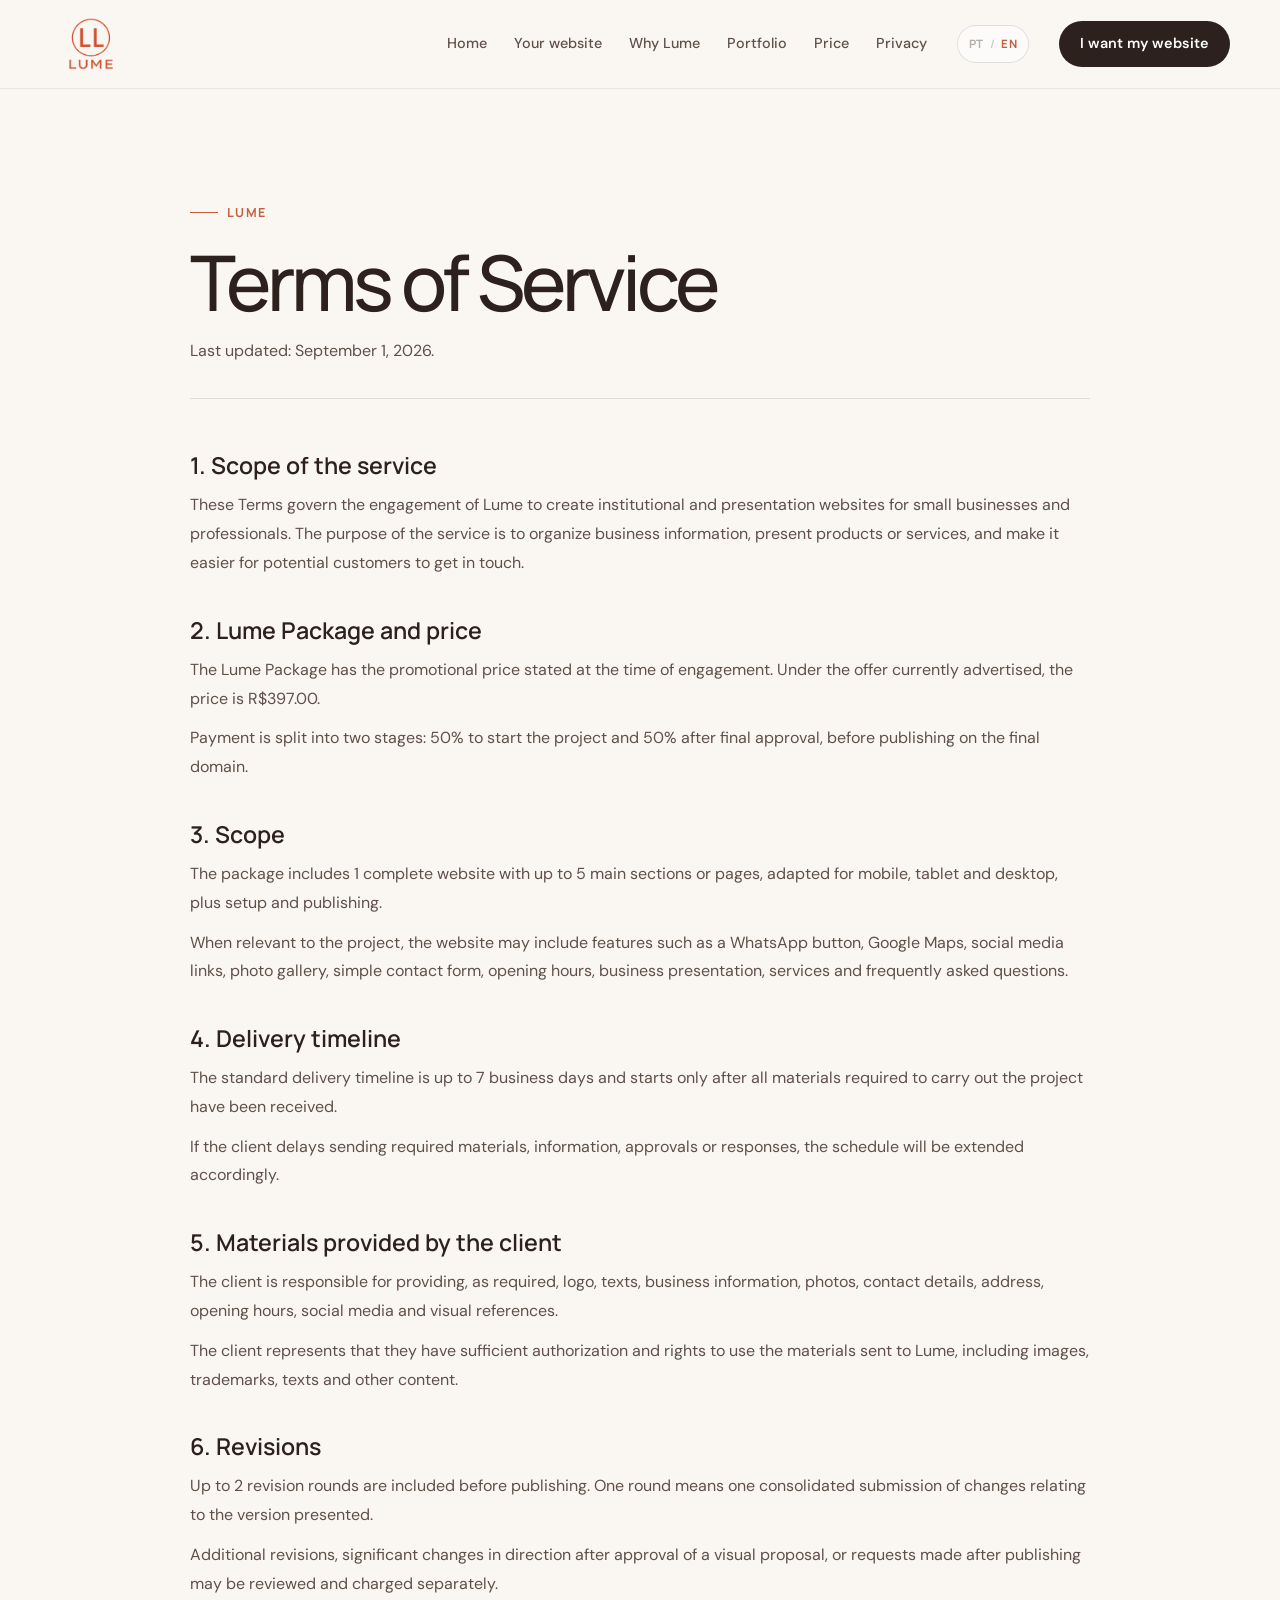
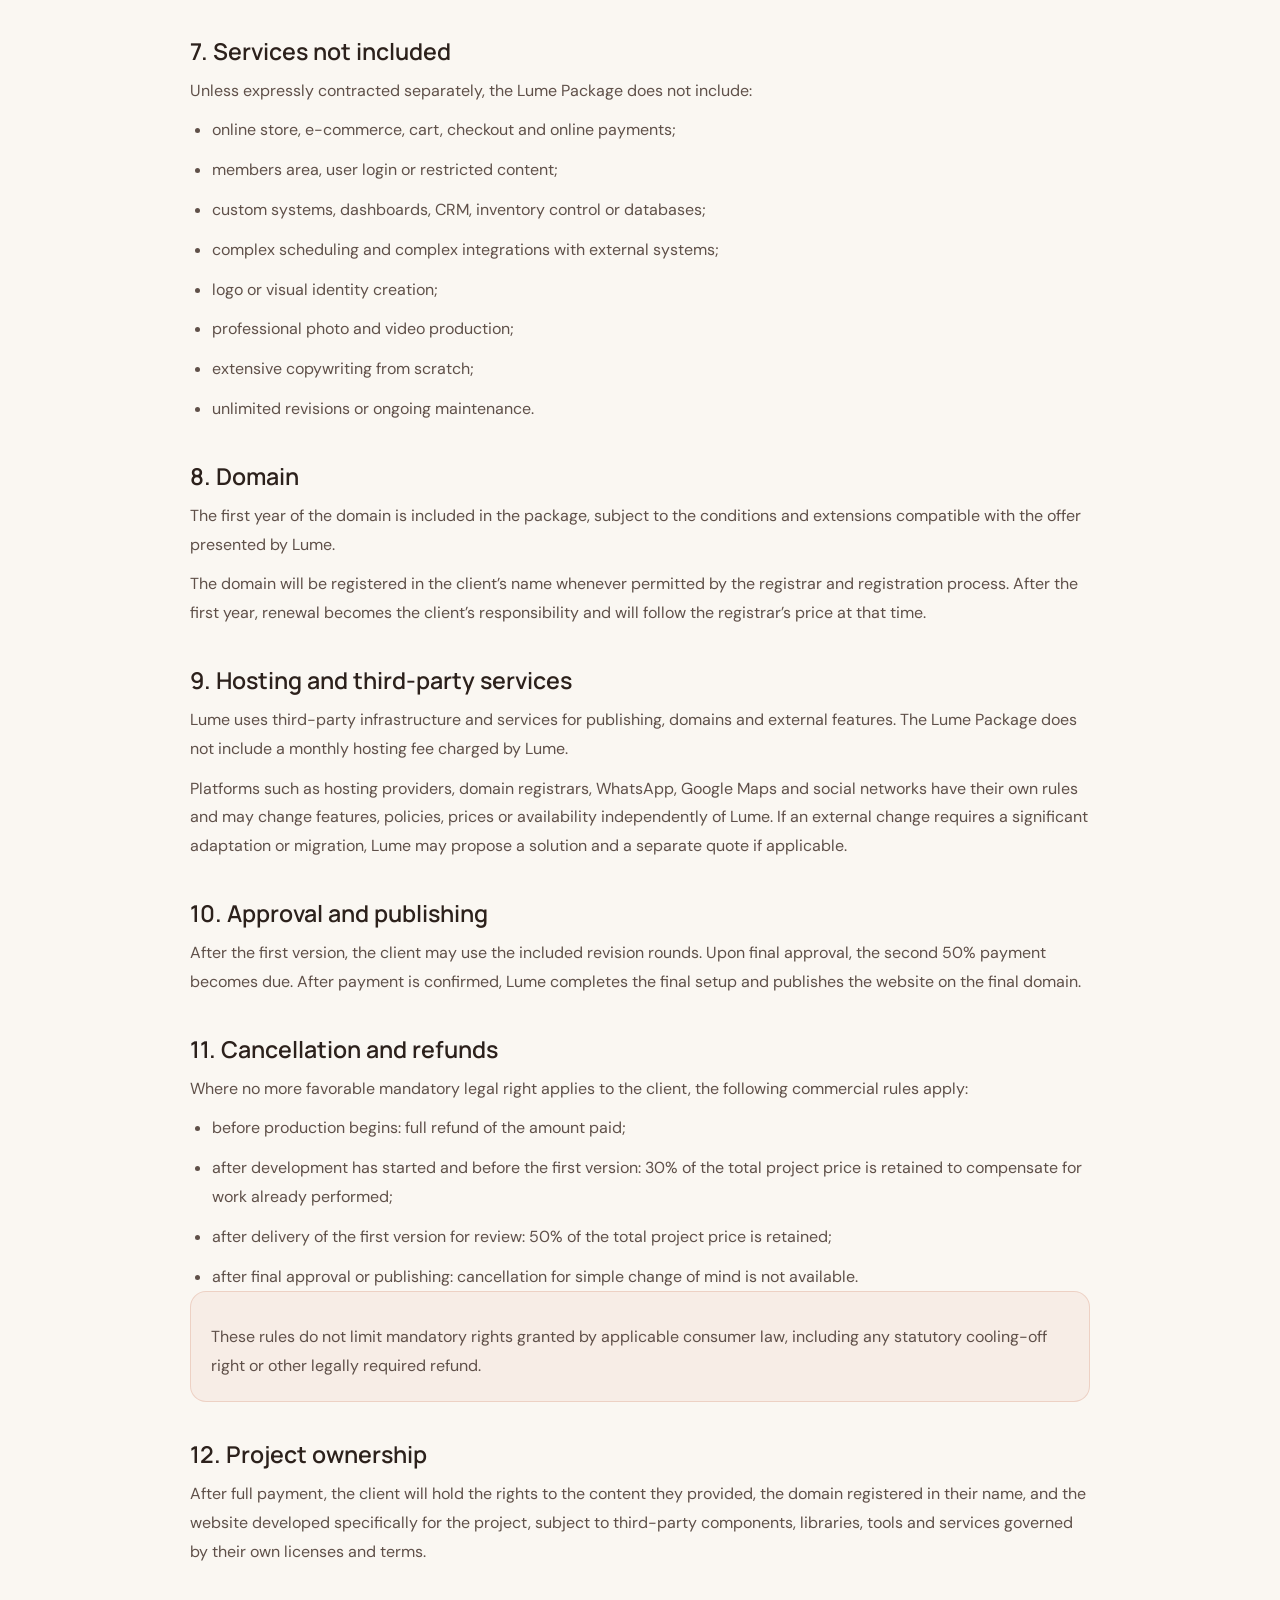
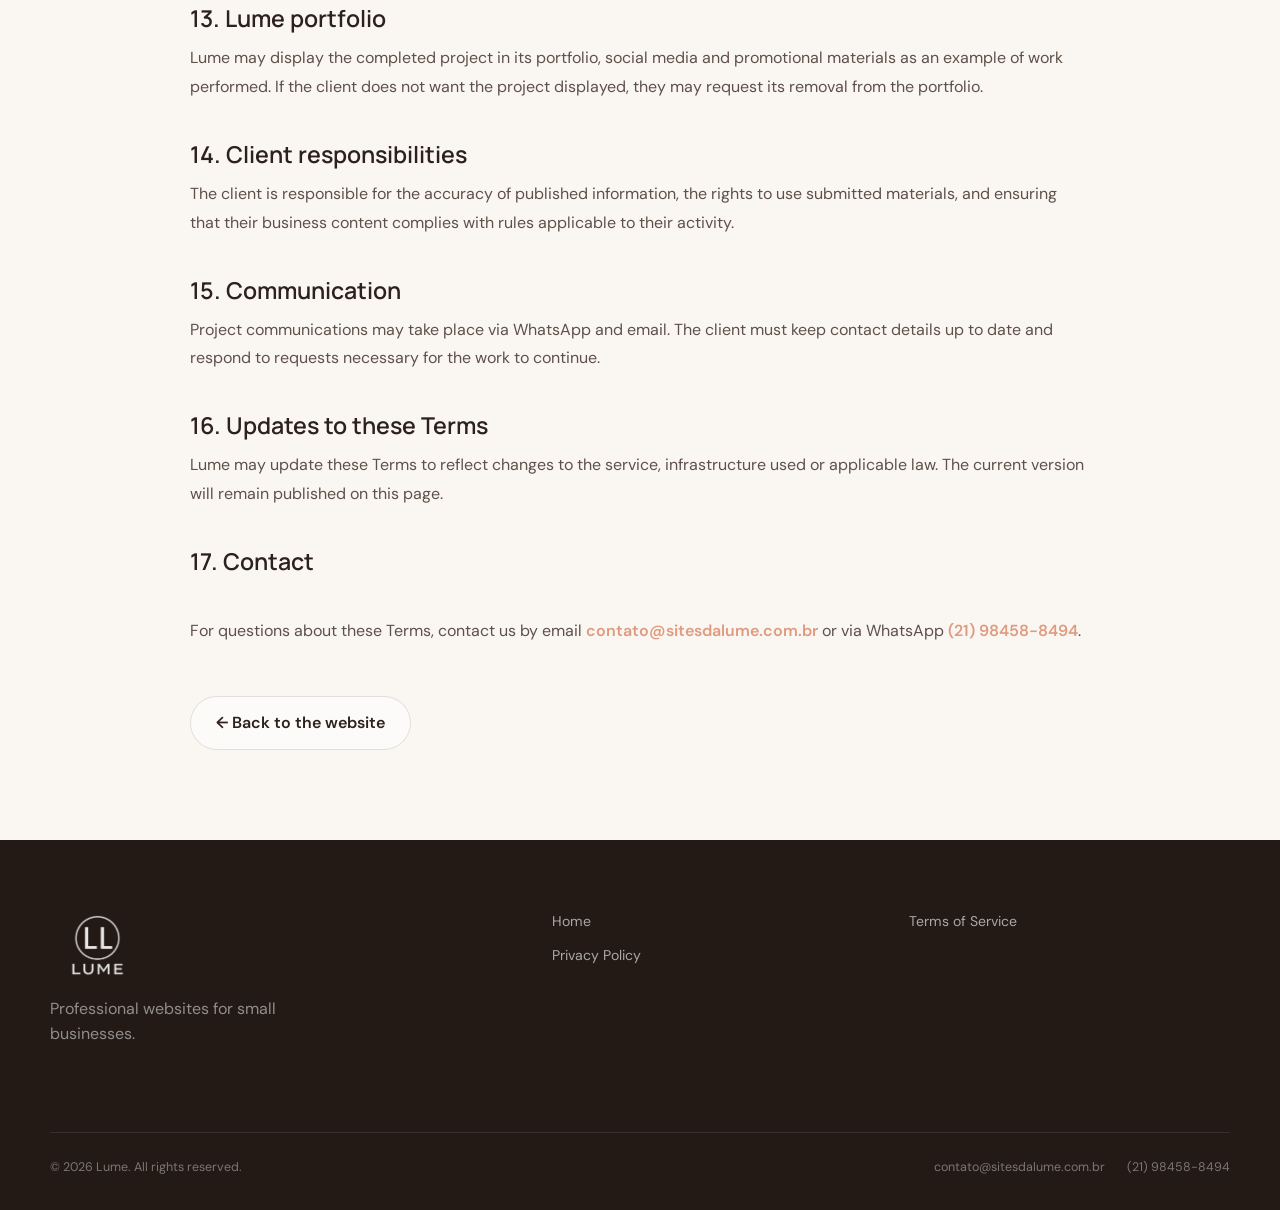
<file: terms.html>
<!DOCTYPE html>

<html lang="en">

<head>

<meta charset="utf-8"/>

<meta
    content="width=device-width, initial-scale=1.0"
    name="viewport"
/>

<title>
    Terms of Service | Lume
</title>

<meta
    content="Read Lume’s Terms of Service for professional website creation for small businesses."
    name="description"
/>

<meta
    content="#f4e8dc"
    name="theme-color"
/>

<meta
    content="index, follow"
    name="robots"
/>

<link
    href="https://sitesdalume.com.br/terms.html"
    rel="canonical"
/>

<link
    href="imagens/logo-lume-t.png"
    rel="icon"
    type="image/png"
/>

<link
    href="imagens/logo-lume-t.png"
    rel="apple-touch-icon"
/>

<link
    href="https://fonts.googleapis.com"
    rel="preconnect"
/>

<link
    crossorigin=""
    href="https://fonts.gstatic.com"
    rel="preconnect"
/>

<link
    href="https://fonts.googleapis.com/css2?family=DM+Sans:wght@400;500;600;700&amp;family=Manrope:wght@400;500;600;700&amp;display=swap"
    rel="stylesheet"
/>

<link
    href="style.css"
    rel="stylesheet"
/>

</head>


<body>


<a
    class="skip-link"
    href="#conteudo"
>
    Skip to content
</a>


<header
    class="header scrolled"
    id="header"
>

<div class="container header-container">


<a
    aria-label="Lume - Home page"
    class="logo-link"
    href="index.html?lang=en"
>

<img
    alt="Lume"
    class="logo"
    height="62"
    src="imagens/logo-lume-t.png"
    width="82"
/>

</a>


<nav
    aria-label="Main navigation"
    class="nav"
    id="nav"
>

<a href="index.html?lang=en">
    Home
</a>

<a href="index.html?lang=en#sites">
    Your website
</a>

<a href="index.html?lang=en#diferenciais">
    Why Lume
</a>

<a href="index.html?lang=en#portfolio">
    Portfolio
</a>

<a href="index.html?lang=en#pacote">
    Price
</a>

<a href="privacy.html">
    Privacy
</a>

</nav>


<button
    aria-label="Mudar site para português"
    class="language-toggle"
    id="languageToggle"
    title="Português / English"
    type="button"
>

<span
    class="language-option"
    data-language-option="pt"
>
    PT
</span>

<span
    aria-hidden="true"
    class="language-separator"
>
    /
</span>

<span
    class="language-option is-active"
    data-language-option="en"
>
    EN
</span>

</button>


<a
    class="btn btn-header"
    href="index.html?lang=en#contato"
>
    I want my website
</a>


<button
    aria-controls="nav"
    aria-expanded="false"
    aria-label="Open menu"
    class="menu-button"
    id="menuButton"
>

<span></span>
<span></span>
<span></span>

</button>

</div>

</header>


<main
    class="legal-page"
    id="conteudo"
>

<div class="container legal-shell">


<div class="legal-head">

<span class="eyebrow">
    Lume
</span>

<h1>
    Terms of Service
</h1>

<p>
    Last updated: September 1, 2026.
</p>

</div>


<div class="legal-content">


<section class="legal-section">

<h2>
    1. Scope of the service
</h2>

<p>
    These Terms govern the engagement of Lume to create institutional
    and presentation websites for small businesses and professionals.
    The purpose of the service is to organize business information,
    present products or services, and make it easier for potential
    customers to get in touch.
</p>

</section>


<section class="legal-section">

<h2>
    2. Lume Package and price
</h2>

<p>
    The Lume Package has the promotional price stated at the time
    of engagement. Under the offer currently advertised,
    the price is R$397.00.
</p>

<p>
    Payment is split into two stages: 50% to start the project
    and 50% after final approval, before publishing on the final domain.
</p>

</section>


<section class="legal-section">

<h2>
    3. Scope
</h2>

<p>
    The package includes 1 complete website with up to 5 main sections
    or pages, adapted for mobile, tablet and desktop, plus setup and publishing.
</p>

<p>
    When relevant to the project, the website may include features such
    as a WhatsApp button, Google Maps, social media links, photo gallery,
    simple contact form, opening hours, business presentation,
    services and frequently asked questions.
</p>

</section>


<section class="legal-section">

<h2>
    4. Delivery timeline
</h2>

<p>
    The standard delivery timeline is up to 7 business days and starts
    only after all materials required to carry out the project have been received.
</p>

<p>
    If the client delays sending required materials, information,
    approvals or responses, the schedule will be extended accordingly.
</p>

</section>


<section class="legal-section">

<h2>
    5. Materials provided by the client
</h2>

<p>
    The client is responsible for providing, as required, logo, texts,
    business information, photos, contact details, address, opening hours,
    social media and visual references.
</p>

<p>
    The client represents that they have sufficient authorization and
    rights to use the materials sent to Lume, including images,
    trademarks, texts and other content.
</p>

</section>


<section class="legal-section">

<h2>
    6. Revisions
</h2>

<p>
    Up to 2 revision rounds are included before publishing.
    One round means one consolidated submission of changes relating
    to the version presented.
</p>

<p>
    Additional revisions, significant changes in direction after approval
    of a visual proposal, or requests made after publishing may be reviewed
    and charged separately.
</p>

</section>


<section class="legal-section">

<h2>
    7. Services not included
</h2>

<p>
    Unless expressly contracted separately, the Lume Package does not include:
</p>

<ul>

<li>
    online store, e-commerce, cart, checkout and online payments;
</li>

<li>
    members area, user login or restricted content;
</li>

<li>
    custom systems, dashboards, CRM, inventory control or databases;
</li>

<li>
    complex scheduling and complex integrations with external systems;
</li>

<li>
    logo or visual identity creation;
</li>

<li>
    professional photo and video production;
</li>

<li>
    extensive copywriting from scratch;
</li>

<li>
    unlimited revisions or ongoing maintenance.
</li>

</ul>

</section>


<section class="legal-section">

<h2>
    8. Domain
</h2>

<p>
    The first year of the domain is included in the package,
    subject to the conditions and extensions compatible with
    the offer presented by Lume.
</p>

<p>
    The domain will be registered in the client’s name whenever permitted
    by the registrar and registration process. After the first year,
    renewal becomes the client’s responsibility and will follow the
    registrar’s price at that time.
</p>

</section>


<section class="legal-section">

<h2>
    9. Hosting and third-party services
</h2>

<p>
    Lume uses third-party infrastructure and services for publishing,
    domains and external features. The Lume Package does not include
    a monthly hosting fee charged by Lume.
</p>

<p>
    Platforms such as hosting providers, domain registrars, WhatsApp,
    Google Maps and social networks have their own rules and may change
    features, policies, prices or availability independently of Lume.
    If an external change requires a significant adaptation or migration,
    Lume may propose a solution and a separate quote if applicable.
</p>

</section>


<section class="legal-section">

<h2>
    10. Approval and publishing
</h2>

<p>
    After the first version, the client may use the included revision rounds.
    Upon final approval, the second 50% payment becomes due. After payment
    is confirmed, Lume completes the final setup and publishes the website
    on the final domain.
</p>

</section>


<section class="legal-section">

<h2>
    11. Cancellation and refunds
</h2>

<p>
    Where no more favorable mandatory legal right applies to the client,
    the following commercial rules apply:
</p>

<ul>

<li>
    before production begins: full refund of the amount paid;
</li>

<li>
    after development has started and before the first version:
    30% of the total project price is retained to compensate for work already performed;
</li>

<li>
    after delivery of the first version for review:
    50% of the total project price is retained;
</li>

<li>
    after final approval or publishing:
    cancellation for simple change of mind is not available.
</li>

</ul>


<div class="legal-note">

<p>
    These rules do not limit mandatory rights granted by applicable
    consumer law, including any statutory cooling-off right or other
    legally required refund.
</p>

</div>

</section>


<section class="legal-section">

<h2>
    12. Project ownership
</h2>

<p>
    After full payment, the client will hold the rights to the content
    they provided, the domain registered in their name, and the website
    developed specifically for the project, subject to third-party
    components, libraries, tools and services governed by their own
    licenses and terms.
</p>

</section>


<section class="legal-section">

<h2>
    13. Lume portfolio
</h2>

<p>
    Lume may display the completed project in its portfolio,
    social media and promotional materials as an example of work performed.
    If the client does not want the project displayed, they may request
    its removal from the portfolio.
</p>

</section>


<section class="legal-section">

<h2>
    14. Client responsibilities
</h2>

<p>
    The client is responsible for the accuracy of published information,
    the rights to use submitted materials, and ensuring that their
    business content complies with rules applicable to their activity.
</p>

</section>


<section class="legal-section">

<h2>
    15. Communication
</h2>

<p>
    Project communications may take place via WhatsApp and email.
    The client must keep contact details up to date and respond to
    requests necessary for the work to continue.
</p>

</section>


<section class="legal-section">

<h2>
    16. Updates to these Terms
</h2>

<p>
    Lume may update these Terms to reflect changes to the service,
    infrastructure used or applicable law. The current version
    will remain published on this page.
</p>

</section>


<section class="legal-section">

<h2>
    17. Contact
</h2>

<p>

For questions about these Terms, contact us by email

<a
    class="text-link"
    href="mailto:contato@sitesdalume.com.br"
>
    contato@sitesdalume.com.br
</a>

or via WhatsApp

<a
    class="text-link"
    href="https://wa.me/5521984588494"
    rel="noopener noreferrer"
    target="_blank"
>
    (21) 98458-8494
</a>.

</p>

</section>


</div>


<div class="legal-back">

<a
    class="btn btn-secondary"
    href="index.html?lang=en"
>
    ← Back to the website
</a>

</div>

</div>

</main>


<footer class="footer">

<div class="container footer-container">


<div class="footer-brand">

<img
    alt="Lume"
    class="footer-logo"
    height="72"
    src="imagens/logo-lume-t.png"
    width="95"
/>

<p>
    Professional websites for small businesses.
</p>

</div>


<div class="footer-links">

<a href="index.html?lang=en">
    Home
</a>

<a href="terms.html">
    Terms of Service
</a>

<a href="privacy.html">
    Privacy Policy
</a>

</div>


<div class="footer-bottom">

<p>
    © <span id="currentYear"></span> Lume. All rights reserved.
</p>


<div class="footer-contact">

<a href="mailto:contato@sitesdalume.com.br">
    contato@sitesdalume.com.br
</a>

<a href="tel:+5521984588494">
    (21) 98458-8494
</a>

</div>

</div>

</div>

</footer>


<script src="legal-language.js"></script>

</body>
</html>
</file>
<file: style.css>
/* =========================================================
   LUME — STYLE.CSS
   Desktop + Tablet + Mobile
========================================================= */


/* =========================================================
   RESET + VARIÁVEIS
========================================================= */

*,
*::before,
*::after {
    margin: 0;
    padding: 0;
    box-sizing: border-box;
}

:root {
    --terracotta: #c45f3e;
    --terracotta-dark: #a64c31;
    --terracotta-light: #e09a7f;

    --beige: #eee0cf;
    --beige-light: #f7eee5;
    --cream: #faf7f2;

    --brown: #2c211c;
    --brown-soft: #5f5049;

    --white: #ffffff;

    --border: rgba(44, 33, 28, 0.13);

    --container: 1180px;

    --radius-small: 14px;
    --radius-medium: 24px;
    --radius-large: 36px;
}

html {
    scroll-behavior: smooth;
}

body {
    font-family: "DM Sans", sans-serif;

    background: var(--cream);
    color: var(--brown);

    line-height: 1.6;

    overflow-x: hidden;
}

body.menu-open {
    overflow: hidden;
}

img {
    max-width: 100%;
    display: block;
}

a {
    color: inherit;
    text-decoration: none;
}

button,
input,
textarea {
    font: inherit;
}

button {
    border: 0;
    background: none;
    cursor: pointer;
}

::selection {
    background: rgba(196, 95, 62, 0.2);
}


/* =========================================================
   ACESSIBILIDADE
========================================================= */

.skip-link {
    position: fixed;
    z-index: 9999;

    top: 12px;
    left: 12px;

    padding: 10px 14px;

    border-radius: 10px;

    background: var(--brown);
    color: var(--white);

    transform: translateY(-150%);
}

.skip-link:focus {
    transform: translateY(0);
}

.btn:focus-visible,
a:focus-visible,
button:focus-visible {
    outline: 3px solid rgba(196, 95, 62, 0.35);
    outline-offset: 4px;
}


/* =========================================================
   ESTRUTURA GERAL
========================================================= */

.container {
    width: min(var(--container), calc(100% - 40px));

    margin-inline: auto;
}

.section {
    padding: 110px 0;
}

.section-light {
    background: var(--cream);
}

.section-dark {
    background: var(--brown);
    color: var(--white);
}


/* =========================================================
   TIPOGRAFIA GLOBAL
========================================================= */

.eyebrow {
    display: inline-flex;
    align-items: center;

    gap: 9px;

    margin-bottom: 22px;

    color: var(--terracotta);

    font-family: "Manrope", sans-serif;

    font-size: 0.78rem;
    font-weight: 700;

    letter-spacing: 0.12em;

    text-transform: uppercase;
}

.eyebrow::before {
    content: "";

    width: 28px;
    height: 1px;

    background: currentColor;
}

.eyebrow-light {
    color: var(--terracotta-light);
}

.section-heading {
    max-width: 760px;

    margin-bottom: 65px;
}

.section-heading.centered {
    margin-inline: auto;

    text-align: center;
}

.section-heading.centered .eyebrow {
    justify-content: center;
}

.section-heading h2,
.portfolio-heading h2,
.business-copy h2,
.faq-heading h2,
.site-showcase-copy h2,
.purpose-copy h2,
.pricing-copy h2,
.scope-copy h2,
.about-copy h2 {
    font-family: "Manrope", sans-serif;

    font-size: clamp(2.3rem, 4vw, 4rem);

    line-height: 1.06;

    letter-spacing: -0.045em;

    font-weight: 500;
}

.section-heading h2 span,
.portfolio-heading h2 span,
.business-copy h2 span,
.faq-heading h2 span,
.site-showcase-copy h2 span,
.purpose-copy h2 span,
.pricing-copy h2 span,
.scope-copy h2 span {
    color: var(--terracotta);
}

.section-heading p,
.portfolio-heading p,
.business-copy p,
.faq-heading p,
.site-showcase-copy p,
.pricing-copy > p,
.scope-copy p,
.about-copy p {
    margin-top: 24px;

    color: var(--brown-soft);

    font-size: 1.05rem;

    line-height: 1.75;
}


/* =========================================================
   BOTÕES
========================================================= */

.btn {
    min-height: 54px;

    display: inline-flex;

    align-items: center;
    justify-content: center;

    gap: 12px;

    padding: 0 25px;

    border-radius: 999px;

    font-weight: 600;

    transition:
        transform 0.25s ease,
        background 0.25s ease,
        color 0.25s ease,
        border-color 0.25s ease;
}

.btn:hover {
    transform: translateY(-2px);
}

.btn-primary {
    color: var(--white);

    background: var(--terracotta);
}

.btn-primary:hover {
    background: var(--terracotta-dark);
}

.btn-secondary {
    border: 1px solid var(--border);

    background: rgba(255, 255, 255, 0.55);
}

.btn-secondary:hover {
    border-color: var(--terracotta);

    color: var(--terracotta);
}

.btn-header {
    min-height: 46px;

    padding: 0 21px;

    background: var(--brown);
    color: var(--white);

    font-size: 0.9rem;
}

.btn-header:hover {
    background: var(--terracotta);
}

.text-link {
    display: inline-flex;

    align-items: center;

    gap: 12px;

    margin-top: 30px;

    color: var(--terracotta-light);

    font-weight: 600;
}

.text-link span {
    transition: transform 0.2s ease;
}

.text-link:hover span {
    transform: translateX(5px);
}


/* =========================================================
   CORREÇÃO DE EMOJIS NO IOS
========================================================= */

.feature-icon,
.case-info .btn span,
.floating-icon {
    font-family: "DM Sans", Arial, sans-serif;

    font-variant-emoji: text;
}


/* =========================================================
   SELETOR DE IDIOMA
========================================================= */

.language-toggle {
    min-width: 72px;
    height: 38px;

    display: inline-flex;

    align-items: center;
    justify-content: center;

    gap: 6px;

    flex-shrink: 0;

    padding: 0 10px;

    border: 1px solid var(--border);

    border-radius: 999px;

    background: rgba(255, 255, 255, 0.58);

    color: var(--brown-soft);

    font-family: "Manrope", sans-serif;

    font-size: 0.72rem;
    font-weight: 700;

    letter-spacing: 0.04em;

    transition:
        border-color 0.25s ease,
        background 0.25s ease,
        transform 0.25s ease;
}

.language-toggle:hover {
    transform: translateY(-1px);

    border-color: rgba(196, 95, 62, 0.4);

    background: rgba(255, 255, 255, 0.82);
}

.language-option {
    opacity: 0.45;

    transition:
        color 0.2s ease,
        opacity 0.2s ease;
}

.language-option.is-active {
    color: var(--terracotta);

    opacity: 1;
}

.language-separator {
    opacity: 0.28;
}


/* =========================================================
   HEADER
========================================================= */

.header {
    position: fixed;

    z-index: 1000;

    top: 0;
    left: 0;

    width: 100%;

    transition:
        background 0.3s ease,
        box-shadow 0.3s ease,
        backdrop-filter 0.3s ease;
}

.header.scrolled {
    background: rgba(250, 247, 242, 0.9);

    backdrop-filter: blur(16px);
    -webkit-backdrop-filter: blur(16px);

    box-shadow:
        0 1px 0 rgba(44, 33, 28, 0.08);
}

.header-container {
    height: 88px;

    display: flex;

    align-items: center;
    justify-content: space-between;

    gap: 30px;
}

.logo-link {
    flex-shrink: 0;
}

.logo {
    width: 82px;
    height: 62px;

    object-fit: contain;
}

.nav {
    display: flex;

    align-items: center;

    gap: 27px;

    margin-left: auto;
}

.nav a {
    position: relative;

    color: var(--brown-soft);

    font-size: 0.9rem;

    font-weight: 500;
}

.nav a::after {
    content: "";

    position: absolute;

    left: 0;
    bottom: -7px;

    width: 0;
    height: 1px;

    background: var(--terracotta);

    transition: width 0.25s ease;
}

.nav a:hover {
    color: var(--brown);
}

.nav a:hover::after {
    width: 100%;
}

.menu-button {
    width: 42px;
    height: 42px;

    display: none;

    align-items: center;
    justify-content: center;

    flex-direction: column;

    gap: 5px;

    border-radius: 50%;

    background: var(--brown);
}

.menu-button span {
    width: 18px;
    height: 1.5px;

    background: var(--white);

    transition: 0.3s ease;
}

.menu-button.active span:nth-child(1) {
    transform:
        translateY(6.5px)
        rotate(45deg);
}

.menu-button.active span:nth-child(2) {
    opacity: 0;
}

.menu-button.active span:nth-child(3) {
    transform:
        translateY(-6.5px)
        rotate(-45deg);
}


/* =========================================================
   HERO
========================================================= */

.hero {
    position: relative;

    min-height: 100vh;

    display: flex;

    align-items: center;

    padding: 150px 0 95px;

    overflow: hidden;

    background:
        radial-gradient(
            circle at 80% 35%,
            rgba(196, 95, 62, 0.13),
            transparent 32%
        ),
        linear-gradient(
            180deg,
            #f4e8dc 0%,
            #faf7f2 100%
        );
}

.hero::before {
    content: "";

    position: absolute;

    width: 500px;
    height: 500px;

    top: 80px;
    right: -180px;

    border:
        1px solid rgba(196, 95, 62, 0.12);

    border-radius: 50%;
}

.hero-container {
    position: relative;

    z-index: 2;

    display: grid;

    grid-template-columns:
        minmax(0, 0.93fr)
        minmax(430px, 1.07fr);

    align-items: center;

    gap: 75px;
}

.hero-tagline {
    max-width: 620px;

    margin: -4px 0 22px;

    color: var(--terracotta);

    font-family: "Manrope", sans-serif;

    font-size: clamp(1rem, 1.45vw, 1.2rem);
    font-weight: 600;

    line-height: 1.45;
    letter-spacing: -0.02em;
}

.hero-content h1 {
    max-width: 700px;

    font-family: "Manrope", sans-serif;

    font-size:
        clamp(3.7rem, 6.2vw, 6.9rem);

    line-height: 0.96;

    letter-spacing: -0.065em;

    font-weight: 500;
}

.hero-content h1 span {
    display: block;

    color: var(--terracotta);
}

.hero-text {
    max-width: 610px;

    margin-top: 30px;

    color: var(--brown-soft);

    font-size:
        clamp(1.05rem, 1.5vw, 1.2rem);

    line-height: 1.75;
}


.hero-offer {
    width: fit-content;

    margin-top: 27px;

    padding: 12px 17px;

    display: flex;

    align-items: center;

    flex-wrap: wrap;

    gap: 9px;

    border:
        1px solid rgba(196, 95, 62, 0.2);

    border-radius: 999px;

    background:
        rgba(255, 255, 255, 0.4);

    color: var(--brown-soft);

    font-size: 0.8rem;
}

.hero-sale {
    padding: 4px 8px;

    border-radius: 999px;

    background: var(--terracotta);

    color: var(--white);

    font-size: 0.67rem;

    font-weight: 700;

    letter-spacing: 0.08em;
}

.hero-old-price {
    text-decoration: line-through;

    opacity: 0.7;
}

.hero-offer strong {
    color: var(--terracotta);

    font-size: 1rem;
}


.installment-option {
    display: block;

    margin-top: 6px;

    color: var(--terracotta);

    font-size: 0.82rem;
    font-weight: 600;

    line-height: 1.4;
}

.hero-offer .installment-option-hero {
    display: inline-flex;

    margin-top: 0;

    color: var(--terracotta);

    font-size: 0.74rem;
    font-weight: 700;

    white-space: nowrap;
}

.why-card .installment-option-card {
    margin-top: 7px;

    color: var(--terracotta);

    font-size: 0.79rem;
    font-weight: 700;
}

.pricing-highlight .installment-option-highlight {
    margin-top: 7px;

    color: var(--terracotta);

    font-size: 0.86rem;
    font-weight: 700;
}

.price-card-top > .installment-option-price {
    margin-top: 6px;

    color: var(--terracotta);

    font-size: 0.9rem;
    font-weight: 700;
}

.faq-answer .installment-option-faq {
    margin: 7px 0 8px;

    color: var(--terracotta);

    font-size: 0.88rem;
    font-weight: 700;
}

.contact-box .installment-option-contact {
    margin-top: 8px;

    color: var(--terracotta-light);

    font-size: 0.86rem;
    font-weight: 700;
}

.hero-offer i {
    width: 4px;
    height: 4px;

    border-radius: 50%;

    background:
        rgba(44, 33, 28, 0.35);
}

.hero-actions {
    display: flex;

    align-items: center;

    gap: 13px;

    margin-top: 30px;
}

.hero-features {
    display: flex;

    flex-wrap: wrap;

    gap: 20px;

    margin-top: 32px;

    color: var(--brown-soft);

    font-size: 0.87rem;
}

.hero-features > div {
    display: flex;

    align-items: center;

    gap: 7px;
}

.check {
    width: 19px;
    height: 19px;

    display: inline-flex;

    align-items: center;
    justify-content: center;

    flex-shrink: 0;

    border-radius: 50%;

    background:
        rgba(196, 95, 62, 0.12);

    color: var(--terracotta);

    font-size: 0.72rem;

    font-weight: 700;
}

.micro-note {
    margin-top: 14px;

    color:
        rgba(44, 33, 28, 0.55);

    font-size: 0.75rem;
}

.hero-visual {
    position: relative;

    min-height: 570px;
}


/* =========================================================
   MOCKUP DO NAVEGADOR
========================================================= */

.browser-card {
    position: absolute;

    width: 100%;

    max-width: 610px;

    right: 0;

    top: 50%;

    transform:
        translateY(-50%)
        rotate(1.5deg);

    border:
        1px solid rgba(44, 33, 28, 0.1);

    border-radius: 20px;

    overflow: hidden;

    background: #fff;

    box-shadow:
        0 35px 90px rgba(67, 42, 30, 0.14);
}

.browser-top {
    height: 48px;

    display: grid;

    grid-template-columns:
        90px 1fr 90px;

    align-items: center;

    padding: 0 17px;

    background: #f7f4f0;

    border-bottom:
        1px solid rgba(44, 33, 28, 0.08);
}

.browser-dots {
    display: flex;

    gap: 5px;
}

.browser-dots span {
    width: 7px;
    height: 7px;

    border-radius: 50%;

    background: #c8c0b9;
}

.browser-address,
.case-url {
    justify-self: center;

    width: 74%;

    padding: 4px 14px;

    border-radius: 20px;

    background: #ece8e3;

    color: #8c837d;

    text-align: center;

    font-size: 0.65rem;
}

.browser-content {
    padding: 26px;

    background: #f8eee6;
}

.mock-header {
    display: flex;

    align-items: center;

    justify-content: space-between;
}

.mock-logo {
    color: var(--terracotta);

    font-weight: 700;

    font-size: 0.83rem;
}

.mock-nav {
    display: flex;

    gap: 7px;
}

.mock-nav span {
    width: 26px;
    height: 4px;

    border-radius: 10px;

    background:
        rgba(44, 33, 28, 0.15);
}

.mock-hero {
    min-height: 270px;

    display: grid;

    grid-template-columns:
        1fr 0.85fr;

    align-items: center;

    gap: 22px;
}

.mock-small {
    width: 70px;
    height: 6px;

    margin-bottom: 16px;

    border-radius: 20px;

    background:
        rgba(196, 95, 62, 0.45);
}

.mock-title {
    width: 90%;
    height: 23px;

    margin-bottom: 9px;

    border-radius: 3px;

    background: var(--brown);
}

.mock-title.short {
    width: 68%;
}

.mock-paragraph {
    width: 85%;
    height: 6px;

    margin-top: 23px;

    border-radius: 4px;

    background:
        rgba(44, 33, 28, 0.22);
}

.mock-paragraph.small {
    width: 60%;

    margin-top: 7px;
}

.mock-button {
    width: 90px;
    height: 29px;

    margin-top: 23px;

    border-radius: 20px;

    background: var(--terracotta);
}

.mock-image {
    height: 190px;

    display: flex;

    align-items: center;
    justify-content: center;

    border-radius:
        120px 120px 30px 30px;

    background:
        linear-gradient(
            135deg,
            #d98668,
            #a84d32
        );
}

.mock-image-shape {
    width: 90px;
    height: 90px;

    display: flex;

    align-items: center;
    justify-content: center;

    border:
        1px solid rgba(255, 255, 255, 0.45);

    border-radius: 50%;

    color:
        rgba(255, 255, 255, 0.9);

    font-size: 2.3rem;
}

.mock-cards {
    display: grid;

    grid-template-columns:
        repeat(3, 1fr);

    gap: 12px;
}

.mock-cards div {
    height: 75px;

    border-radius: 10px;

    background:
        rgba(255, 255, 255, 0.72);

    border:
        1px solid rgba(44, 33, 28, 0.07);
}


/* =========================================================
   CARDS FLUTUANTES HERO
========================================================= */

.floating-card {
    position: absolute;

    display: flex;

    align-items: center;

    gap: 12px;

    padding: 15px 17px;

    border:
        1px solid rgba(44, 33, 28, 0.08);

    border-radius: 14px;

    background:
        rgba(255, 255, 255, 0.94);

    box-shadow:
        0 14px 35px rgba(44, 33, 28, 0.1);

    animation:
        floatCard 5s ease-in-out infinite;
}

.floating-card-one {
    left: -38px;

    top: 115px;
}

.floating-card-two {
    right: -15px;

    bottom: 55px;

    animation-delay: 1.3s;
}

.floating-icon {
    width: 37px;
    height: 37px;

    display: flex;

    align-items: center;
    justify-content: center;

    flex-shrink: 0;

    border-radius: 50%;

    background: var(--beige);

    color: var(--terracotta);
}

.floating-card strong,
.floating-card small {
    display: block;
}

.floating-card strong {
    font-size: 0.75rem;
}

.floating-card small {
    color: #82766f;

    font-size: 0.62rem;
}

@keyframes floatCard {

    0%,
    100% {
        transform: translateY(0);
    }

    50% {
        transform: translateY(-8px);
    }

}


/* =========================================================
   PRESENÇA DIGITAL
========================================================= */

.problem-grid {
    display: grid;

    grid-template-columns:
        repeat(3, 1fr);

    gap: 22px;
}

.problem-card {
    min-height: 285px;

    display: flex;

    flex-direction: column;

    padding: 32px;

    border: 1px solid var(--border);

    border-radius: var(--radius-medium);

    background:
        rgba(255, 255, 255, 0.38);

    transition:
        transform 0.3s ease,
        border-color 0.3s ease,
        box-shadow 0.3s ease;
}

.problem-card:hover {
    transform: translateY(-6px);

    border-color:
        rgba(196, 95, 62, 0.36);

    box-shadow:
        0 20px 45px rgba(44, 33, 28, 0.06);
}

.problem-card .number,
.why-card > span {
    color: var(--terracotta);

    font-family: "Manrope", sans-serif;

    font-size: 0.76rem;

    font-weight: 700;

    letter-spacing: 0.1em;
}

.problem-card h3,
.why-card h3 {
    margin-top: auto;

    font-family: "Manrope", sans-serif;

    font-size: 1.4rem;

    font-weight: 500;

    line-height: 1.25;

    letter-spacing: -0.025em;
}

.problem-card p,
.why-card p {
    margin-top: 12px;

    color: var(--brown-soft);

    font-size: 0.92rem;
}


/* =========================================================
   O QUE FAZEMOS
========================================================= */

.site-showcase {
    display: grid;

    grid-template-columns:
        0.8fr 1.2fr;

    gap: 100px;

    align-items: start;
}

.site-showcase-copy {
    position: sticky;

    top: 135px;
}

.site-showcase-copy h2 span {
    display: block;

    color: var(--terracotta-light);
}

.site-showcase-copy p {
    color:
        rgba(255, 255, 255, 0.65);
}

.site-features-grid {
    display: grid;

    grid-template-columns:
        repeat(2, 1fr);

    gap: 16px;
}

.feature-card {
    min-height: 270px;

    padding: 30px;

    display: flex;

    flex-direction: column;

    border:
        1px solid rgba(255, 255, 255, 0.1);

    border-radius: var(--radius-medium);

    background:
        rgba(255, 255, 255, 0.035);

    transition:
        transform 0.3s ease,
        background 0.3s ease;
}

.feature-card:hover {
    transform: translateY(-5px);

    background:
        rgba(255, 255, 255, 0.07);
}

.feature-icon {
    width: 45px;
    height: 45px;

    display: flex;

    align-items: center;
    justify-content: center;

    border-radius: 50%;

    background:
        rgba(196, 95, 62, 0.16);

    color: var(--terracotta-light);
}

.feature-card h3 {
    margin-top: auto;

    font-family: "Manrope", sans-serif;

    font-weight: 500;

    font-size: 1.32rem;
}

.feature-card p {
    margin-top: 10px;

    color:
        rgba(255, 255, 255, 0.58);

    font-size: 0.9rem;
}


/* =========================================================
   PROPOSTA
========================================================= */

.purpose-section {
    background: #fff;
}

.purpose-container {
    display: grid;

    grid-template-columns:
        0.9fr 1.1fr;

    gap: 100px;

    align-items: center;
}

.purpose-copy h2 span {
    display: block;
}

.purpose-text {
    max-width: 620px;
}

.purpose-text p {
    margin-bottom: 20px;

    color: var(--brown-soft);

    font-size: 1.05rem;

    line-height: 1.8;
}

.purpose-link {
    color: var(--terracotta);
}


/* =========================================================
   O QUE PODE TER
========================================================= */

.included-section {
    background: var(--beige-light);
}

.included-grid {
    border-top:
        1px solid var(--border);
}

.included-item {
    min-height: 75px;

    display: grid;

    grid-template-columns:
        70px 1fr;

    align-items: center;

    padding: 0 15px;

    border-bottom:
        1px solid var(--border);

    color: var(--brown);

    font-family: "Manrope", sans-serif;

    font-size:
        clamp(1.05rem, 2vw, 1.4rem);

    transition:
        padding-left 0.25s ease,
        color 0.25s ease;
}

.included-item:hover {
    padding-left: 25px;

    color: var(--terracotta);
}

.included-item span {
    color: var(--terracotta);

    font-size: 0.72rem;

    letter-spacing: 0.1em;
}


/* =========================================================
   POR QUE A LUME
========================================================= */

.why-section {
    background: var(--cream);
}

.why-grid {
    display: grid;

    grid-template-columns:
        repeat(4, minmax(0, 1fr));

    gap: 14px;
}

.why-card {
    min-height: 250px;

    display: flex;

    flex-direction: column;

    padding: 27px;

    border:
        1px solid var(--border);

    border-radius: var(--radius-medium);

    background:
        rgba(255, 255, 255, 0.55);

    transition:
        transform 0.3s ease,
        border-color 0.3s ease;
}

.why-card:hover {
    transform: translateY(-5px);

    border-color:
        rgba(196, 95, 62, 0.34);
}

.why-card h3 {
    font-size: 1.2rem;
}

.why-card p {
    font-size: 0.86rem;
}


/* =========================================================
   PROCESSO
========================================================= */

.process-section {
    background: #fff;
}

.process-grid {
    display: grid;

    grid-template-columns:
        repeat(4, 1fr);

    gap: 14px;
}

.process-card {
    min-height: 330px;

    padding: 28px;

    display: flex;

    flex-direction: column;

    border:
        1px solid var(--border);

    border-radius: var(--radius-medium);

    background: var(--cream);
}

.process-number {
    width: 45px;
    height: 45px;

    display: flex;

    align-items: center;
    justify-content: center;

    border-radius: 50%;

    background: var(--terracotta);

    color: var(--white);

    font-size: 0.74rem;

    font-weight: 700;
}

.process-card h3 {
    margin-top: auto;

    font-family: "Manrope", sans-serif;

    font-size: 1.3rem;

    font-weight: 500;

    line-height: 1.25;
}

.process-card p {
    margin-top: 13px;

    color: var(--brown-soft);

    font-size: 0.88rem;
}


/* =========================================================
   PORTFÓLIO
========================================================= */

.portfolio-section {
    background: var(--cream);
}

.portfolio-heading {
    display: grid;

    grid-template-columns:
        1fr 0.55fr;

    gap: 70px;

    align-items: end;

    margin-bottom: 55px;
}

.portfolio-heading p {
    margin-top: 0;
}

.portfolio-cases {
    display: grid;
    gap: 34px;
}

.case-card {
    display: grid;

    grid-template-columns:
        minmax(0, 1.3fr)
        minmax(330px, 0.7fr);

    overflow: hidden;

    border:
        1px solid var(--border);

    border-radius: 30px;

    background: #fff;

    box-shadow:
        0 25px 70px rgba(44, 33, 28, 0.07);
}

.case-preview {
    padding: 34px;

    background:
        linear-gradient(
            135deg,
            #16303b 0%,
            #244e5c 56%,
            #d7eef2 100%
        );
}

.case-preview-muryponario {
    background:
        linear-gradient(
            135deg,
            #4d4938 0%,
            #8a7955 56%,
            #eadfbe 100%
        );
}

.case-browser-top {
    height: 47px;

    display: grid;

    grid-template-columns:
        90px 1fr 90px;

    align-items: center;

    padding: 0 16px;

    border-radius:
        18px 18px 0 0;

    background: #f6f5f2;
}

.case-screenshot {
    height: 500px;

    overflow: hidden;

    border-radius:
        0 0 18px 18px;

    background: #fff;

    box-shadow:
        0 15px 45px rgba(8, 34, 44, 0.18);
}

.case-screenshot img {
    width: 100%;
    height: auto;

    display: block;

    object-position: top center;

    transition:
        transform 0.45s ease;
}

.case-card:hover .case-screenshot img {
    transform: scale(1.012);
}

.case-info {
    display: flex;

    flex-direction: column;

    justify-content: center;

    padding: 48px;
}

.case-label {
    color: var(--terracotta);

    font-size: 0.68rem;

    font-weight: 700;

    letter-spacing: 0.11em;
}

.case-info h3 {
    margin-top: 12px;

    font-family: "Manrope", sans-serif;

    font-size:
        clamp(2rem, 3vw, 3.2rem);

    line-height: 1.05;

    letter-spacing: -0.045em;

    font-weight: 500;
}

.case-category {
    margin-top: 8px !important;

    color: var(--terracotta) !important;

    font-weight: 600;
}

.case-info p {
    margin-top: 18px;

    color: var(--brown-soft);

    font-size: 0.96rem;

    line-height: 1.75;
}

.case-info .btn {
    width: fit-content;

    margin-top: 28px;
}


/* =========================================================
   PREÇO
========================================================= */

.pricing-section {
    background: var(--beige-light);
}

.pricing-container {
    display: grid;

    grid-template-columns:
        0.85fr 1.15fr;

    gap: 90px;

    align-items: center;
}

.pricing-highlight {
    margin-top: 35px;

    padding-top: 24px;

    border-top:
        1px solid var(--border);
}

.pricing-highlight + .pricing-highlight {
    margin-top: 24px;
}

.pricing-highlight span,
.pricing-highlight strong {
    display: block;
}

.pricing-highlight span {
    color: var(--terracotta);

    font-size: 0.75rem;

    font-weight: 700;

    text-transform: uppercase;

    letter-spacing: 0.1em;
}

.pricing-highlight strong {
    max-width: 520px;

    margin-top: 8px;

    font-family: "Manrope", sans-serif;

    font-weight: 500;

    line-height: 1.4;
}

.price-card {
    position: relative;

    overflow: hidden;

    padding: 45px;

    border:
        1px solid rgba(196, 95, 62, 0.22);

    border-radius: 32px;

    background: #fff;

    box-shadow:
        0 30px 75px rgba(75, 45, 30, 0.09);
}

.sale-banner {
    position: absolute;

    top: 26px;
    right: -37px;

    width: 150px;

    padding: 7px 0;

    transform: rotate(38deg);

    background: var(--terracotta);

    color: #fff;

    text-align: center;

    font-size: 0.7rem;

    font-weight: 700;

    letter-spacing: 0.12em;
}

.price-badge {
    display: inline-flex;

    padding: 7px 11px;

    border-radius: 999px;

    background: var(--beige-light);

    color: var(--terracotta);

    font-size: 0.69rem;

    font-weight: 700;

    letter-spacing: 0.1em;
}

.old-price {
    margin-top: 24px;

    color: #887a72;

    text-decoration: line-through;
}

.price {
    display: flex;

    align-items: flex-start;

    margin-top: 4px;

    color: var(--brown);

    line-height: 1;
}

.price small {
    margin-top: 17px;

    margin-right: 6px;

    font-size: 1.25rem;
}

.price strong {
    font-family: "Manrope", sans-serif;

    font-size:
        clamp(4.7rem, 8vw, 7rem);

    font-weight: 500;

    letter-spacing: -0.07em;
}

.price > span {
    margin-top: 13px;

    font-size: 1.45rem;
}

.price-card-top > p {
    margin-top: 4px;

    color: var(--brown-soft);
}

.price-features {
    margin-top: 32px;

    border-top:
        1px solid var(--border);
}

.price-features > div {
    display: grid;

    grid-template-columns:
        25px 1fr;

    gap: 10px;

    padding: 12px 0;

    border-bottom:
        1px solid var(--border);

    color: var(--brown-soft);

    font-size: 0.9rem;
}

.price-features > div > span {
    color: var(--terracotta);

    font-weight: 700;
}

.btn-price {
    width: 100%;

    margin-top: 30px;

    background: var(--terracotta);

    color: #fff;
}

.btn-price:hover {
    background: var(--terracotta-dark);
}

.price-note {
    margin-top: 18px;

    color: #877a73;

    text-align: center;

    font-size: 0.75rem;

    line-height: 1.55;
}


/* =========================================================
   ESCOPO
========================================================= */

.scope-section {
    background: #fff;
}

.scope-container {
    display: grid;

    grid-template-columns:
        0.8fr 1.2fr;

    column-gap: 90px;

    row-gap: 35px;

    align-items: start;
}

.scope-list {
    display: grid;

    grid-template-columns:
        repeat(2, minmax(0, 1fr));

    gap: 10px;
}

.scope-list span {
    padding: 15px 17px;

    border:
        1px solid var(--border);

    border-radius: 13px;

    background: var(--cream);

    color: var(--brown-soft);

    font-size: 0.88rem;
}

.scope-cta {
    grid-column: 2;

    padding-top: 8px;
}

.scope-cta p {
    color: var(--brown-soft);
}

.scope-cta .text-link {
    margin-top: 8px;
}


/* =========================================================
   SOBRE
========================================================= */

.about-section {
    background: var(--brown);

    color: #fff;
}

.about-container {
    display: grid;

    grid-template-columns:
        0.55fr 1.45fr;

    gap: 90px;

    align-items: center;
}

.about-mark {
    width: min(100%, 330px);

    aspect-ratio: 1;

    display: flex;

    align-items: center;
    justify-content: center;

    border:
        1px solid rgba(224, 154, 127, 0.28);

    border-radius: 50%;

    color: var(--terracotta-light);

    font-family: "Manrope", sans-serif;

    font-size:
        clamp(5rem, 9vw, 8rem);

    line-height: 1;

    font-weight: 400;

    letter-spacing: 0.08em;

    padding-left: 0.08em;
}

.about-copy h2 {
    color: #fff;
}

.about-copy p {
    color:
        rgba(255, 255, 255, 0.66);
}


/* =========================================================
   PARA QUEM É
========================================================= */

.business-section {
    background: var(--cream);
}

.business-container {
    display: grid;

    grid-template-columns:
        0.8fr 1.2fr;

    gap: 90px;

    align-items: center;
}

.business-list {
    display: flex;

    flex-wrap: wrap;

    gap: 10px;
}

.business-list span {
    padding: 13px 17px;

    border:
        1px solid var(--border);

    border-radius: 999px;

    background: #fff;

    color: var(--brown-soft);

    font-size: 0.9rem;
}


/* =========================================================
   FAQ
========================================================= */

.faq-section {
    background: #fff;
}

.faq-container {
    display: grid;

    grid-template-columns:
        0.7fr 1.3fr;

    gap: 90px;

    align-items: start;
}

.faq-heading {
    position: sticky;

    top: 130px;
}

.faq-list {
    border-top:
        1px solid var(--border);
}

.faq-item {
    border-bottom:
        1px solid var(--border);
}

.faq-question {
    width: 100%;

    min-height: 86px;

    display: flex;

    align-items: center;
    justify-content: space-between;

    gap: 25px;

    color: var(--brown);

    text-align: left;

    font-family: "Manrope", sans-serif;

    font-size: 1.05rem;

    font-weight: 500;
}

.faq-question b {
    flex-shrink: 0;

    color: var(--terracotta);

    font-size: 1.7rem;

    font-weight: 400;

    transition:
        transform 0.3s ease;
}

.faq-item.active .faq-question b {
    transform: rotate(45deg);
}

.faq-answer {
    max-height: 0;

    overflow: hidden;

    transition:
        max-height 0.35s ease;
}

.faq-answer p {
    max-width: 700px;

    padding:
        0 45px 27px 0;

    color: var(--brown-soft);

    line-height: 1.75;
}


/* =========================================================
   CONTATO
========================================================= */

.contact-section {
    padding: 110px 0;

    background: var(--beige-light);
}

.contact-box {
    position: relative;

    overflow: hidden;

    padding: 85px 70px;

    border-radius: var(--radius-large);

    background: var(--brown);

    color: #fff;

    text-align: center;
}

.contact-box::before {
    content: "";

    position: absolute;

    width: 420px;
    height: 420px;

    right: -180px;
    top: -180px;

    border:
        1px solid rgba(224, 154, 127, 0.2);

    border-radius: 50%;
}

.contact-symbol {
    width: 62px;
    height: 62px;

    display: flex;

    align-items: center;
    justify-content: center;

    margin:
        0 auto 28px;

    border-radius: 50%;

    background:
        rgba(196, 95, 62, 0.18);

    color: var(--terracotta-light);

    font-size: 1.6rem;
}

.contact-box .eyebrow {
    justify-content: center;
}

.contact-box h2 {
    max-width: 850px;

    margin-inline: auto;

    font-family: "Manrope", sans-serif;

    font-size:
        clamp(2.7rem, 5vw, 5rem);

    line-height: 1.04;

    letter-spacing: -0.055em;

    font-weight: 500;
}

.contact-box h2 span {
    color: var(--terracotta-light);
}

.contact-box > p {
    margin-top: 22px;

    color:
        rgba(255, 255, 255, 0.62);

    font-size: 1.05rem;
}

.contact-box > .contact-tagline {
    margin: -4px 0 24px;

    color: var(--terracotta-light);

    font-family: "Manrope", sans-serif;

    font-size: clamp(1.05rem, 1.8vw, 1.35rem);
    font-weight: 600;

    line-height: 1.45;
    letter-spacing: -0.02em;
}

.contact-actions {
    margin-top: 35px;
}

.btn-contact {
    background: var(--terracotta);

    color: #fff;
}

.btn-contact:hover {
    background: var(--terracotta-dark);
}

.contact-details {
    display: flex;

    justify-content: center;

    gap: 50px;

    margin-top: 48px;

    padding-top: 35px;

    border-top:
        1px solid rgba(255, 255, 255, 0.12);
}

.contact-detail span,
.contact-detail strong {
    display: block;
}

.contact-detail-label {
    color:
        rgba(255, 255, 255, 0.45);

    font-size: 0.72rem;

    text-transform: uppercase;

    letter-spacing: 0.09em;
}

.contact-detail strong {
    margin-top: 5px;

    font-size: 0.95rem;
}


/* =========================================================
   FOOTER
========================================================= */

.footer {
    padding: 70px 0 32px;

    background: #231a16;

    color: #fff;
}

.footer-container {
    display: grid;

    grid-template-columns:
        0.8fr 1.2fr;

    gap: 50px;
}

.footer-logo {
    width: 95px;
    height: 72px;

    object-fit: contain;

    filter:
        brightness(0)
        invert(1);

    opacity: 0.9;
}

.footer-brand p {
    max-width: 260px;

    margin-top: 14px;

    color:
        rgba(255, 255, 255, 0.5);
}

.footer-links {
    display: grid;

    grid-template-columns:
        repeat(2, minmax(0, 1fr));

    gap: 12px 35px;

    align-content: start;
}

.footer-links a {
    color:
        rgba(255, 255, 255, 0.62);

    font-size: 0.88rem;
}

.footer-links a:hover,
.footer-contact a:hover {
    color: var(--terracotta-light);
}

.footer-bottom {
    grid-column:
        1 / -1;

    display: flex;

    align-items: center;
    justify-content: space-between;

    gap: 25px;

    margin-top: 35px;

    padding-top: 25px;

    border-top:
        1px solid rgba(255, 255, 255, 0.09);

    color:
        rgba(255, 255, 255, 0.4);

    font-size: 0.78rem;
}

.footer-contact {
    display: flex;

    gap: 22px;
}


/* =========================================================
   WHATSAPP FLUTUANTE
========================================================= */

.whatsapp-floating {
    position: fixed;

    z-index: 1100;

    right: 24px;
    bottom: 24px;

    width: 58px;
    height: 58px;

    display: flex;

    align-items: center;
    justify-content: center;

    border-radius: 50%;

    background: #25d366;

    box-shadow:
        0 14px 35px rgba(20, 90, 48, 0.28);

    transition:
        transform 0.25s ease,
        box-shadow 0.25s ease;
}

.whatsapp-floating:hover {
    transform:
        translateY(-3px)
        scale(1.03);

    box-shadow:
        0 18px 40px rgba(20, 90, 48, 0.36);
}

.whatsapp-floating svg {
    width: 30px;

    fill: #fff;
}

.whatsapp-tooltip {
    position: absolute;

    right: 70px;

    white-space: nowrap;

    padding: 8px 11px;

    border-radius: 9px;

    background: var(--brown);

    color: #fff;

    font-size: 0.75rem;

    opacity: 0;

    pointer-events: none;

    transform: translateX(5px);

    transition:
        opacity 0.2s ease,
        transform 0.2s ease;
}

.whatsapp-floating:hover .whatsapp-tooltip {
    opacity: 1;

    transform: translateX(0);
}


/* =========================================================
   ANIMAÇÕES
========================================================= */

.reveal {
    opacity: 0;

    transform: translateY(22px);

    transition:
        opacity 0.7s ease,
        transform 0.7s ease;
}

.reveal.visible {
    opacity: 1;

    transform: translateY(0);
}


/* =========================================================
   PÁGINAS LEGAIS
========================================================= */

.legal-page {
    min-height: 100vh;

    padding:
        195px 0 90px;

    background: var(--cream);
}

.legal-shell {
    max-width: 900px;
}

.legal-head {
    margin-bottom: 52px;

    padding-bottom: 35px;

    border-bottom:
        1px solid var(--border);
}

.legal-head h1 {
    font-family: "Manrope", sans-serif;

    font-size:
        clamp(2.8rem, 6vw, 5.5rem);

    line-height: 0.98;

    letter-spacing: -0.055em;

    font-weight: 500;
}

.legal-head p {
    margin-top: 18px;

    color: var(--brown-soft);
}

.legal-content {
    display: grid;

    gap: 38px;
}

.legal-section h2 {
    font-family: "Manrope", sans-serif;

    font-size: 1.45rem;

    line-height: 1.25;

    font-weight: 600;
}

.legal-section p,
.legal-section li {
    margin-top: 11px;

    color: var(--brown-soft);

    line-height: 1.8;
}

.legal-section ul,
.legal-section ol {
    padding-left: 22px;
}

.legal-note {
    padding: 20px;

    border:
        1px solid rgba(196, 95, 62, 0.2);

    border-radius: 16px;

    background:
        rgba(196, 95, 62, 0.06);
}

.legal-back {
    margin-top: 50px;
}


/* =========================================================
   TABLET / NOTEBOOK MENOR
========================================================= */

@media (max-width: 1100px) {

    .nav {
        gap: 18px;
    }

    .nav a {
        font-size: 0.84rem;
    }

    .language-toggle {
        min-width: 64px;

        padding-inline: 8px;
    }

    .hero-container {
        grid-template-columns:
            1fr 0.9fr;

        gap: 45px;
    }

    .why-grid {
        grid-template-columns:
            repeat(2, minmax(0, 1fr));
    }

    .case-card {
        grid-template-columns: 1fr;
    }

    .case-screenshot {
        height: 540px;
    }

}


/* =========================================================
   TABLET
========================================================= */

@media (max-width: 900px) {

    .section {
        padding: 82px 0;
    }

    .header-container {
        height: 78px;
    }

    .header .btn-header {
        display: none;
    }

    .language-toggle {
        margin-left: auto;

        margin-right: 2px;
    }

    .menu-button {
        display: flex;

        margin-left: 0;
    }

    .nav {
        position: fixed;

        inset:
            78px 18px auto 18px;

        display: flex;

        flex-direction: column;

        align-items: stretch;

        gap: 0;

        padding: 15px;

        margin: 0;

        border:
            1px solid var(--border);

        border-radius: 20px;

        background:
            rgba(250, 247, 242, 0.98);

        box-shadow:
            0 20px 60px rgba(44, 33, 28, 0.13);

        opacity: 0;

        visibility: hidden;

        transform:
            translateY(-10px);

        transition: 0.25s ease;
    }

    .nav.active {
        opacity: 1;

        visibility: visible;

        transform:
            translateY(0);
    }

    .nav a {
        padding: 14px 12px;

        border-bottom:
            1px solid var(--border);

        font-size: 0.95rem;
    }

    .nav a:last-child {
        border-bottom: 0;
    }

    .nav a::after {
        display: none;
    }

    .hero {
        min-height: auto;

        padding:
            125px 0 76px;
    }

    .hero-container,
    .site-showcase,
    .purpose-container,
    .pricing-container,
    .business-container,
    .faq-container,
    .scope-container,
    .about-container {
        grid-template-columns: 1fr;

        gap: 52px;
    }

    .hero-visual {
        min-height: 500px;
    }

    .browser-card {
        left: 50%;
        right: auto;

        transform:
            translate(-50%, -50%)
            rotate(1deg);
    }

    .site-showcase-copy,
    .faq-heading {
        position: static;
    }

    .problem-grid,
    .process-grid {
        grid-template-columns:
            repeat(2, 1fr);
    }

    .portfolio-heading {
        grid-template-columns: 1fr;

        gap: 18px;
    }

    .portfolio-heading p {
        max-width: 680px;
    }

    .scope-cta {
        grid-column: auto;
    }

    .about-mark {
        width: 210px;
    }

}


/* =========================================================
   MOBILE
========================================================= */

@media (max-width: 620px) {

    /* BASE */

    .container {
        width:
            calc(100% - 32px);
    }

    .section {
        padding: 64px 0;
    }

    .section-heading {
        margin-bottom: 34px;
    }

    .section-heading p,
    .portfolio-heading p,
    .business-copy p,
    .faq-heading p,
    .site-showcase-copy p,
    .pricing-copy > p,
    .scope-copy p,
    .about-copy p {
        margin-top: 18px;

        font-size: 0.96rem;

        line-height: 1.7;
    }

    .eyebrow {
        gap: 7px;

        margin-bottom: 16px;

        font-size: 0.68rem;

        letter-spacing: 0.1em;
    }

    .eyebrow::before {
        width: 20px;
    }

    .section-heading h2,
    .portfolio-heading h2,
    .business-copy h2,
    .faq-heading h2,
    .site-showcase-copy h2,
    .purpose-copy h2,
    .pricing-copy h2,
    .scope-copy h2,
    .about-copy h2 {
        font-size:
            clamp(2rem, 9.5vw, 2.65rem);

        line-height: 1.08;

        letter-spacing: -0.045em;
    }


    /* HEADER */

    .header-container {
        height: 74px;

        gap: 10px;
    }

    .logo {
        width: 70px;
        height: 52px;
    }

    .language-toggle {
        min-width: 61px;

        height: 35px;

        padding-inline: 7px;

        gap: 5px;

        font-size: 0.66rem;
    }

    .menu-button {
        width: 40px;
        height: 40px;
    }

    .nav {
        inset:
            74px 14px auto 14px;

        padding: 10px;

        border-radius: 17px;
    }

    .nav a {
        padding: 12px 11px;

        font-size: 0.91rem;
    }


    /* HERO */

    .hero {
        min-height: auto;

        align-items: flex-start;

        padding:
            108px 0 58px;
    }

    .hero::before {
        width: 310px;
        height: 310px;

        top: 100px;
        right: -200px;
    }

    .hero-container {
        gap: 38px;
    }

    .hero-content h1 {
        max-width: 100%;

        font-size:
            clamp(3rem, 13vw, 3.85rem);

        line-height: 0.98;

        letter-spacing: -0.06em;
    }

    .hero-text {
        margin-top: 22px;

        font-size: 0.99rem;

        line-height: 1.68;
    }

    .hero-offer {
        width: 100%;

        margin-top: 22px;

        padding: 11px 13px;

        gap: 7px;

        border-radius: 14px;

        font-size: 0.76rem;
    }

    .hero-offer strong {
        font-size: 0.94rem;
    }

    .hero-actions {
        flex-direction: column;

        align-items: stretch;

        gap: 10px;

        margin-top: 22px;
    }

    .hero-actions .btn {
        width: 100%;
    }

    .btn {
        min-height: 52px;

        padding-inline: 20px;

        font-size: 0.92rem;
    }

    .hero-features {
        display: grid;

        gap: 9px;

        margin-top: 25px;

        font-size: 0.81rem;
    }

    .hero-features > div {
        gap: 8px;
    }

    .micro-note {
        margin-top: 13px;

        font-size: 0.69rem;

        line-height: 1.5;
    }


    /* HERO MOCKUP */

    .hero-visual {
        min-height: 355px;
    }

    .browser-card {
        width: 100%;

        max-width: 100%;

        border-radius: 16px;

        transform:
            translate(-50%, -50%)
            rotate(0deg);

        box-shadow:
            0 24px 55px rgba(67, 42, 30, 0.12);
    }

    .browser-top {
        height: 39px;

        grid-template-columns:
            55px 1fr 55px;

        padding-inline: 11px;
    }

    .browser-dots {
        gap: 4px;
    }

    .browser-dots span {
        width: 6px;
        height: 6px;
    }

    .browser-address,
    .case-url {
        width: 88%;

        padding: 3px 8px;

        font-size: 0.52rem;
    }

    .browser-content {
        padding: 17px;
    }

    .mock-logo {
        font-size: 0.7rem;
    }

    .mock-nav {
        gap: 5px;
    }

    .mock-nav span {
        width: 19px;
        height: 3px;
    }

    .mock-hero {
        min-height: 190px;

        grid-template-columns:
            1fr 0.78fr;

        gap: 13px;
    }

    .mock-small {
        width: 54px;
        height: 5px;

        margin-bottom: 11px;
    }

    .mock-title {
        height: 17px;

        margin-bottom: 7px;
    }

    .mock-paragraph {
        height: 5px;

        margin-top: 16px;
    }

    .mock-paragraph.small {
        margin-top: 6px;
    }

    .mock-button {
        width: 68px;
        height: 23px;

        margin-top: 16px;
    }

    .mock-image {
        height: 132px;

        border-radius:
            80px 80px 22px 22px;
    }

    .mock-image-shape {
        width: 57px;
        height: 57px;

        font-size: 1.5rem;
    }

    .mock-cards {
        gap: 8px;
    }

    .mock-cards div {
        height: 54px;

        border-radius: 7px;
    }

    .floating-card {
        display: none;
    }


    /* PRESENÇA DIGITAL */

    .problem-grid {
        grid-template-columns: 1fr;

        gap: 12px;
    }

    .problem-card {
        min-height: 0;

        padding: 23px;

        border-radius: 18px;
    }

    .problem-card h3 {
        margin-top: 38px;

        font-size: 1.22rem;
    }

    .problem-card p {
        margin-top: 9px;

        font-size: 0.87rem;

        line-height: 1.6;
    }


    /* O QUE FAZEMOS */

    .site-showcase {
        gap: 37px;
    }

    .site-showcase-copy .text-link {
        margin-top: 22px;
    }

    .site-features-grid {
        grid-template-columns: 1fr;

        gap: 11px;
    }

    .feature-card {
        min-height: 195px;

        padding: 23px;

        border-radius: 18px;
    }

    .feature-icon {
        width: 40px;
        height: 40px;
    }

    .feature-card h3 {
        margin-top: 43px;

        font-size: 1.16rem;
    }

    .feature-card p {
        margin-top: 8px;

        font-size: 0.84rem;

        line-height: 1.6;
    }


    /* PROPOSTA */

    .purpose-container {
        gap: 28px;
    }

    .purpose-text p {
        margin-bottom: 16px;

        font-size: 0.96rem;

        line-height: 1.7;
    }

    .purpose-text .text-link {
        margin-top: 4px;
    }


    /* O QUE PODE TER */

    .included-item {
        min-height: 63px;

        grid-template-columns:
            41px 1fr;

        padding-inline: 3px;

        font-size: 0.98rem;

        line-height: 1.35;
    }

    .included-item:hover {
        padding-left: 3px;
    }

    .included-item span {
        font-size: 0.65rem;
    }


    /* POR QUE A LUME */

    .why-grid {
        grid-template-columns: 1fr;

        gap: 11px;
    }

    .why-card {
        min-height: 0;

        padding: 22px;

        border-radius: 18px;
    }

    .why-card h3 {
        margin-top: 37px;

        font-size: 1.12rem;
    }

    .why-card p {
        margin-top: 8px;

        font-size: 0.84rem;

        line-height: 1.58;
    }


    /* PROCESSO */

    .process-grid {
        grid-template-columns: 1fr;

        gap: 11px;
    }

    .process-card {
        min-height: 0;

        padding: 22px;

        border-radius: 18px;
    }

    .process-number {
        width: 40px;
        height: 40px;

        font-size: 0.68rem;
    }

    .process-card h3 {
        margin-top: 36px;

        font-size: 1.16rem;
    }

    .process-card p {
        margin-top: 9px;

        font-size: 0.84rem;

        line-height: 1.6;
    }


    /* PORTFÓLIO */

    .portfolio-heading {
        gap: 14px;

        margin-bottom: 31px;
    }

    .portfolio-cases {
        gap: 22px;
    }

    .case-card {
        border-radius: 20px;
    }

    .case-preview {
        padding: 14px;
    }

    .case-browser-top {
        height: 37px;

        grid-template-columns:
            58px 1fr 58px;

        padding-inline: 9px;

        border-radius:
            12px 12px 0 0;
    }

    .case-screenshot {
        height: 285px;

        border-radius:
            0 0 12px 12px;
    }

    .case-info {
        padding:
            28px 21px 30px;
    }

    .case-label {
        font-size: 0.62rem;
    }

    .case-info h3 {
        margin-top: 9px;

        font-size: 2rem;
    }

    .case-info p {
        margin-top: 14px;

        font-size: 0.89rem;

        line-height: 1.65;
    }

    .case-info .btn {
        width: 100%;

        margin-top: 22px;
    }


    /* PREÇO */

    .pricing-container {
        gap: 38px;
    }

    .pricing-highlight {
        margin-top: 25px;

        padding-top: 19px;
    }

    .pricing-highlight + .pricing-highlight {
        margin-top: 18px;
    }

    .pricing-highlight strong {
        margin-top: 6px;

        font-size: 0.94rem;

        line-height: 1.45;
    }

    .price-card {
        padding: 29px 20px;

        border-radius: 21px;

        box-shadow:
            0 20px 50px rgba(75, 45, 30, 0.07);
    }

    .price-badge {
        padding: 6px 9px;

        font-size: 0.63rem;
    }

    .price {
        margin-top: 5px;
    }

    .price small {
        margin-top: 13px;

        margin-right: 5px;

        font-size: 1.05rem;
    }

    .price strong {
        font-size: 4.3rem;
    }

    .price > span {
        margin-top: 10px;

        font-size: 1.2rem;
    }

    .price-card-top > p {
        font-size: 0.85rem;
    }

    .price-features {
        margin-top: 25px;
    }

    .price-features > div {
        grid-template-columns:
            21px 1fr;

        gap: 8px;

        padding: 11px 0;

        font-size: 0.83rem;

        line-height: 1.5;
    }

    .btn-price {
        margin-top: 24px;
    }

    .price-note {
        margin-top: 14px;

        font-size: 0.68rem;
    }


    /* ESCOPO */

    .scope-container {
        gap: 31px;
    }

    .scope-list {
        grid-template-columns: 1fr;

        gap: 8px;
    }

    .scope-list span {
        padding: 13px 14px;

        border-radius: 11px;

        font-size: 0.83rem;
    }

    .scope-cta {
        padding-top: 0;
    }


    /* SOBRE */

    .about-container {
        gap: 34px;
    }

    .about-mark {
        width: 138px;

        font-size: 3.4rem;
    }

    .about-copy h2 {
        font-size:
            clamp(1.95rem, 9vw, 2.5rem);
    }


    /* PARA QUEM É */

    .business-container {
        gap: 30px;
    }

    .business-list {
        gap: 7px;
    }

    .business-list span {
        padding: 10px 13px;

        font-size: 0.8rem;
    }


    /* FAQ */

    .faq-container {
        gap: 33px;
    }

    .faq-question {
        min-height: 70px;

        gap: 17px;

        font-size: 0.94rem;

        line-height: 1.35;
    }

    .faq-question b {
        font-size: 1.5rem;
    }

    .faq-answer p {
        padding:
            0 28px 21px 0;

        font-size: 0.87rem;

        line-height: 1.65;
    }


    /* CONTATO FINAL */

    .contact-section {
        padding: 64px 0;
    }

    .contact-box {
        padding:
            49px 20px 34px;

        border-radius: 22px;
    }

    .contact-box::before {
        width: 260px;
        height: 260px;

        top: -130px;
        right: -130px;
    }

    .contact-symbol {
        width: 50px;
        height: 50px;

        margin-bottom: 20px;

        font-size: 1.3rem;
    }

    .contact-box h2 {
        font-size:
            clamp(2.05rem, 10vw, 2.7rem);

        line-height: 1.07;
    }

    .contact-box > p {
        margin-top: 17px;

        font-size: 0.91rem;

        line-height: 1.6;
    }

    .contact-actions {
        margin-top: 25px;
    }

    .contact-actions .btn {
        width: 100%;
    }

    .contact-details {
        flex-direction: column;

        gap: 17px;

        margin-top: 30px;

        padding-top: 26px;
    }

    .contact-detail-label {
        font-size: 0.64rem;
    }

    .contact-detail strong {
        font-size: 0.87rem;
    }


    /* FOOTER */

    .footer {
        padding:
            49px 0 25px;
    }

    .footer-container {
        grid-template-columns: 1fr;

        gap: 32px;
    }

    .footer-logo {
        width: 82px;
        height: 62px;
    }

    .footer-brand p {
        margin-top: 9px;

        font-size: 0.87rem;
    }

    .footer-links {
        grid-template-columns:
            repeat(2, minmax(0, 1fr));

        gap: 10px 20px;
    }

    .footer-links a {
        font-size: 0.8rem;
    }

    .footer-bottom {
        grid-column: auto;

        flex-direction: column;

        align-items: flex-start;

        gap: 13px;

        margin-top: 7px;

        padding-top: 21px;

        font-size: 0.72rem;
    }

    .footer-contact {
        flex-direction: column;

        gap: 5px;
    }


    /* WHATSAPP */

    .whatsapp-floating {
        right: 14px;

        bottom: 14px;

        width: 52px;
        height: 52px;
    }

    .whatsapp-floating svg {
        width: 27px;
    }

    .whatsapp-tooltip {
        display: none;
    }


    /* LEGAIS */

    .legal-page {
        padding:
            125px 0 60px;
    }

    .legal-head {
        margin-bottom: 35px;

        padding-bottom: 27px;
    }

    .legal-head h1 {
        font-size: 2.45rem;

        line-height: 1.02;
    }

    .legal-head p {
        margin-top: 13px;

        font-size: 0.86rem;
    }

    .legal-content {
        gap: 30px;
    }

    .legal-section h2 {
        font-size: 1.23rem;
    }

    .legal-section p,
    .legal-section li {
        font-size: 0.89rem;

        line-height: 1.72;
    }

}


/* =========================================================
   BLACK FRIDAY LUME
   Preço anterior: R$ 397,00
   Preço promocional: R$ 199,99
========================================================= */


/* =========================================================
   PREÇO ANTIGO RISCADO
========================================================= */

.bf-old-price {
    display: inline-block;

    color: #927e74;

    font-size: 0.92rem;

    font-weight: 500;

    line-height: 1.5;
}

.bf-old-price s {
    color: inherit;

    text-decoration: line-through;

    text-decoration-color: var(--terracotta);

    text-decoration-thickness: 2px;

    text-decoration-skip-ink: none;
}


/* =========================================================
   SELO BLACK FRIDAY
========================================================= */

.bf-label {
    display: inline-flex;

    align-items: center;

    justify-content: center;

    width: fit-content;

    padding: 6px 11px;

    border-radius: 999px;

    background: var(--brown);

    color: #ffffff;

    font-family: "Manrope", sans-serif;

    font-size: 0.68rem;

    font-style: normal;

    font-weight: 700;

    line-height: 1.2;

    letter-spacing: 0.08em;

    white-space: nowrap;
}


/* =========================================================
   OFERTA BLACK FRIDAY NO HERO
========================================================= */

.hero-content .hero-offer {
    width: fit-content;

    max-width: 100%;

    display: flex;

    align-items: center;

    flex-wrap: wrap;

    column-gap: 11px;

    row-gap: 9px;

    margin-top: 27px;

    padding: 13px 16px;

    border:
        1px solid rgba(196, 95, 62, 0.28);

    border-radius: 18px;

    background:
        rgba(255, 255, 255, 0.72);

    box-shadow:
        0 10px 30px rgba(75, 45, 30, 0.05);
}

.hero-offer .bf-old-price {
    margin-right: 0;

    font-size: 0.85rem;
}

.hero-offer > strong {
    color: var(--terracotta);

    font-family: "Manrope", sans-serif;

    font-size: 1.12rem;

    font-weight: 800;

    letter-spacing: -0.025em;

    white-space: nowrap;
}

.hero-offer .bf-label {
    background: var(--terracotta);

    color: #ffffff;
}

.hero-offer > i {
    flex-shrink: 0;
}


/* =========================================================
   BLACK FRIDAY NO CARD "POR QUE A LUME"
========================================================= */

.why-card .bf-old-price {
    margin-bottom: 3px;

    color: #927e74;

    font-family: "Manrope", sans-serif;

    font-size: 0.82rem;

    font-weight: 500;

    letter-spacing: 0;
}

.why-card h3 {
    line-height: 1.35;
}

.why-card h3 .bf-old-price s {
    text-decoration-color: var(--terracotta);
}


/* =========================================================
   CARD PRINCIPAL DE PREÇOS
========================================================= */

.pricing-section .price-card {
    border:
        1px solid rgba(196, 95, 62, 0.3);

    background: #ffffff;

    box-shadow:
        0 30px 75px rgba(75, 45, 30, 0.1);
}

.price-card .price-badge {
    display: inline-flex;

    align-items: center;

    justify-content: center;

    max-width: 100%;

    padding: 9px 13px;

    border-radius: 999px;

    background: var(--terracotta);

    color: #ffffff;

    font-size: 0.67rem;

    font-weight: 700;

    line-height: 1.35;

    letter-spacing: 0.07em;

    text-align: center;
}


/* PREÇO ANTERIOR */

.price-card-top > .bf-old-price-card {
    display: block;

    margin-top: 27px;

    margin-bottom: 6px;

    color: #927e74;

    font-size: 1rem;

    text-align: left;
}

.bf-old-price-card s {
    color: #927e74;

    text-decoration-color: var(--terracotta);

    text-decoration-thickness: 2px;
}


/* PREÇO PROMOCIONAL */

.price-card .price {
    display: flex;

    align-items: flex-start;

    justify-content: flex-start;

    flex-wrap: nowrap;

    gap: 0;

    margin-top: 3px;

    color: var(--terracotta);

    line-height: 1;
}

.price-card .price small {
    margin-top: 17px;

    margin-right: 7px;

    color: var(--terracotta);

    font-size: 1.25rem;

    font-weight: 600;
}

.price-card .price strong {
    color: var(--terracotta);

    font-family: "Manrope", sans-serif;

    font-size: clamp(4.5rem, 7vw, 6.5rem);

    font-weight: 700;

    line-height: 1;

    letter-spacing: -0.075em;
}

.price-card .price > span {
    margin-top: 12px;

    color: var(--terracotta);

    font-size: 1.45rem;

    font-weight: 600;
}


/* BOTÃO DE CONTRATAÇÃO */

.price-card .btn-price {
    background: var(--terracotta);

    color: #ffffff;

    box-shadow:
        0 12px 28px rgba(196, 95, 62, 0.18);

    transition:
        background 0.25s ease,
        transform 0.25s ease,
        box-shadow 0.25s ease;
}

.price-card .btn-price:hover {
    background: var(--terracotta-dark);

    color: #ffffff;

    transform: translateY(-2px);

    box-shadow:
        0 16px 32px rgba(196, 95, 62, 0.23);
}


/* =========================================================
   RESPONSIVIDADE - TABLETS
========================================================= */

@media (max-width: 900px) {

    .hero-content .hero-offer {
        max-width: 100%;

        row-gap: 10px;
    }

    .price-card .price strong {
        font-size: clamp(4.3rem, 9vw, 6rem);
    }

}


/* =========================================================
   RESPONSIVIDADE - CELULARES
========================================================= */

@media (max-width: 620px) {

    .hero-content .hero-offer {
        width: 100%;

        padding: 13px;

        column-gap: 9px;

        row-gap: 9px;

        border-radius: 15px;
    }

    .hero-offer .bf-old-price {
        font-size: 0.79rem;
    }

    .hero-offer > strong {
        font-size: 1rem;
    }

    .hero-offer .bf-label {
        padding: 5px 9px;

        font-size: 0.63rem;
    }

    .why-card .bf-old-price {
        font-size: 0.79rem;
    }

    .price-card-top > .bf-old-price-card {
        margin-top: 22px;

        font-size: 0.9rem;
    }

    .price-card .price-badge {
        padding: 8px 11px;

        font-size: 0.61rem;

        letter-spacing: 0.05em;
    }

    .price-card .price small {
        margin-top: 12px;

        margin-right: 5px;

        font-size: 1.05rem;
    }

    .price-card .price strong {
        font-size: clamp(3.8rem, 14vw, 4.8rem);
    }

    .price-card .price > span {
        margin-top: 9px;

        font-size: 1.15rem;
    }

}


/* =========================================================
   RESPONSIVIDADE - CELULARES PEQUENOS
========================================================= */

@media (max-width: 420px) {

    .hero-content .hero-offer {
        padding: 11px;

        gap: 8px;
    }

    .hero-offer .bf-old-price {
        font-size: 0.75rem;
    }

    .hero-offer > strong {
        font-size: 0.95rem;
    }

    .hero-offer .bf-label {
        font-size: 0.6rem;
    }

    .price-card .price strong {
        font-size: clamp(3.5rem, 14vw, 4.1rem);
    }

}


/* =========================================================
   RESPONSIVIDADE - CELULARES MUITO PEQUENOS
========================================================= */

@media (max-width: 360px) {

    .hero-offer > strong {
        font-size: 0.88rem;
    }

    .price-card .price strong {
        font-size: 3.5rem;
    }

    .price-card .price small {
        font-size: 0.95rem;
    }

    .price-card .price > span {
        font-size: 1.05rem;
    }

}


/* =========================================================
   FIM DOS ESTILOS BLACK FRIDAY LUME
========================================================= */

    @media (max-width: 620px) {
    .hero-visual { min-height: 290px; }
    .mock-hero { min-height: 168px; }
    .mock-cards div { height: 44px; }

    /* Cards deslizam na horizontal. O proximo fica parcialmente visivel. */
    .problem-grid, .site-features-grid, .why-grid,
    .process-grid, .portfolio-cases {
        display: flex;
        flex-wrap: nowrap;
        align-items: stretch;
        gap: 12px;
        overflow-x: auto;
        overscroll-behavior-inline: contain;
        scroll-snap-type: x mandatory;
        scroll-padding-inline: 1px;
        -webkit-overflow-scrolling: touch;
        scrollbar-width: none;
        padding: 5px 2px 16px;
    }
    .problem-grid::-webkit-scrollbar, .site-features-grid::-webkit-scrollbar,
    .why-grid::-webkit-scrollbar, .process-grid::-webkit-scrollbar,
    .portfolio-cases::-webkit-scrollbar { display: none; }

    .problem-card, .feature-card, .why-card, .process-card {
        flex: 0 0 82%;
        width: 82%;
        min-width: 0;
        min-height: 195px;
        box-sizing: border-box;
        scroll-snap-align: start;
        padding: 20px;
        border-radius: 17px;
    }
    .problem-card h3, .feature-card h3,
    .why-card h3, .process-card h3 {
        margin-top: auto;
        font-size: 1.13rem;
        line-height: 1.3;
    }
    .problem-card p, .feature-card p, .why-card p, .process-card p {
        margin-top: 8px;
        font-size: 0.85rem;
        line-height: 1.55;
    }
    .feature-card { min-height: 215px; }
    .process-card { min-height: 205px; }
    .problem-card { min-height: 195px; }
    .why-card { min-height: 190px; }
    .feature-card .feature-icon { width: 38px; height: 38px; }
    .process-card .process-number { width: 38px; height: 38px; }

    /* Secoes intermediarias */
    .site-showcase, .purpose-container, .pricing-container,
    .business-container, .faq-container, .scope-container,
    .about-container { gap: 25px; }
    .purpose-text p { margin-bottom: 12px; line-height: 1.6; }
    .included-item { min-height: 52px; font-size: 0.93rem; }
    .included-item:hover { padding-left: 3px; }
    .portfolio-heading { margin-bottom: 18px; }

    /* Portfolio: dois projetos deslizaveis, incluindo imagem e texto */
    .portfolio-cases { gap: 14px; }
    .portfolio-cases .case-card {
        flex: 0 0 90%;
        width: 90%;
        min-width: 0;
        display: flex;
        flex-direction: column;
        scroll-snap-align: start;
        border-radius: 18px;
    }
    .case-preview { padding: 10px; }
    .case-screenshot { height: 245px; }
    .case-info { padding: 20px 17px 22px; }
    .case-info h3 { font-size: 1.7rem; }
    .case-info p { margin-top: 9px; font-size: 0.84rem; line-height: 1.55; }
    .case-info .btn { margin-top: 15px; }

    /* Preco: mantenha valor e itens do pacote */
    .pricing-highlight { margin-top: 17px; padding-top: 14px; }
    .pricing-highlight + .pricing-highlight { margin-top: 13px; }
    .price-card { padding: 24px 18px; }
    .price-features { margin-top: 18px; }
    .price-features > div { padding: 9px 0; }
    .btn-price { margin-top: 20px; }

    /* Escopo e restante da pagina */
    .scope-list { grid-template-columns: repeat(2, minmax(0, 1fr)); gap: 7px; }
    .scope-list span { padding: 11px; font-size: 0.76rem; line-height: 1.4; }
    .about-mark { width: 105px; }
    .business-list { gap: 6px; }
    .business-list span { padding: 8px 11px; font-size: 0.75rem; }
    .faq-container { gap: 20px; }
    .faq-question { min-height: 61px; font-size: 0.9rem; }
    .contact-section { padding: 45px 0; }
    .contact-box { padding: 35px 17px 27px; }
    .contact-box h2 { font-size: clamp(1.9rem, 8.5vw, 2.5rem); }
    .contact-details { margin-top: 24px; padding-top: 20px; }
    .footer { padding-top: 38px; }
    .footer-container { gap: 22px; }
}

@media (max-width: 420px) {
    .problem-card, .feature-card, .why-card, .process-card {
        flex-basis: 86%;
        width: 86%;
    }
    .portfolio-cases .case-card { flex-basis: 93%; width: 93%; }
    .scope-list { grid-template-columns: 1fr; }
    .hero-visual { min-height: 270px; }
}
</file>
